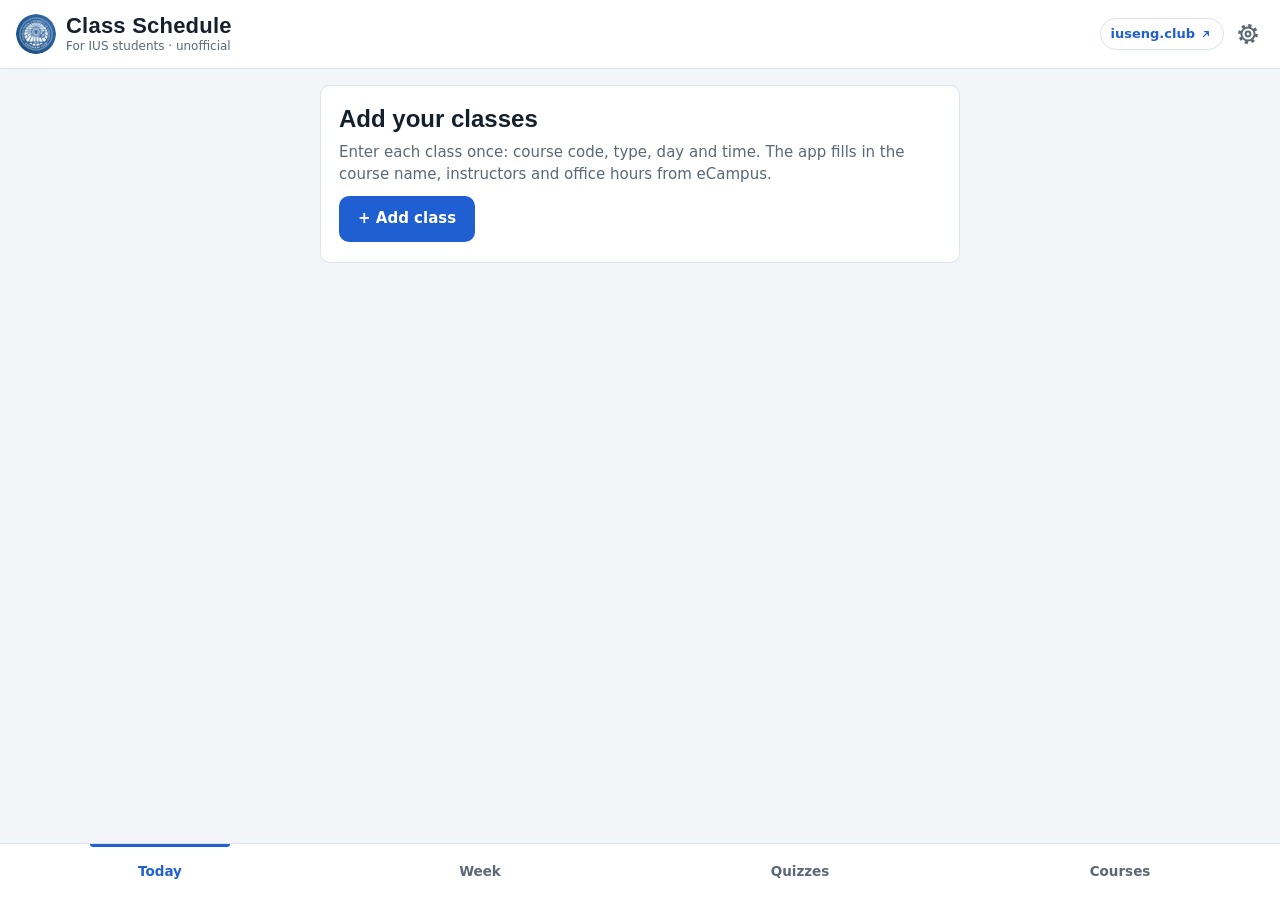
<file: web/index.html>
<!doctype html>
<html lang="en">
<head>
<meta charset="utf-8">
<meta name="viewport" content="width=device-width, initial-scale=1, viewport-fit=cover">
<meta name="color-scheme" content="light dark">
<meta name="theme-color" content="#FFFFFF" media="(prefers-color-scheme: light)">
<meta name="theme-color" content="#151E29" media="(prefers-color-scheme: dark)">
<meta name="description" content="Weekly class schedule for IUS students, with course details from eCampus. Unofficial.">
<title>Class Schedule</title>
<link rel="manifest" href="manifest.webmanifest">
<link rel="icon" href="icon.svg" type="image/svg+xml">
<!-- Added to an iPhone Home Screen, the app opens full screen with its own icon and name. -->
<link rel="apple-touch-icon" href="apple-touch-icon.png">
<meta name="apple-mobile-web-app-capable" content="yes">
<meta name="mobile-web-app-capable" content="yes">
<meta name="apple-mobile-web-app-title" content="Class Schedule">
<meta name="apple-mobile-web-app-status-bar-style" content="default">
<link rel="stylesheet" href="styles.css">
<link rel="stylesheet" href="themes/calm.css">
<link rel="stylesheet" href="themes/fun-a.css">
<link rel="stylesheet" href="themes/fun-b.css">
<link rel="stylesheet" href="themes/live-a.css">
<link rel="stylesheet" href="themes/live-b.css">
<link rel="stylesheet" href="themes/live-c.css">
<script>
  // Applies a theme chosen in Settings before the first paint (app.js keeps it up to date afterwards).
  try {
    // Demo mode (?demo=1, the landing page's live preview) takes the ?theme= query instead of the saved settings.
    var params = new URLSearchParams(location.search), demo = params.get('demo') === '1';
    var settings = demo ? { theme: params.get('theme') || 'light' } : JSON.parse((window.AndroidStore ? AndroidStore.getItem('settings') : localStorage.getItem('settings')) || '{}'), saved = settings.theme;
    if (saved && saved !== 'system' && /^[a-z0-9]+$/.test(saved)) document.documentElement.dataset.theme = saved;
    // Theme animations: the choice made in Settings wins; with no choice they follow the phone's "reduce motion".
    if (settings.effects === false || (settings.effects == null && matchMedia('(prefers-reduced-motion: reduce)').matches)) document.documentElement.dataset.fx = 'off';
  } catch (e) { /* no saved settings yet */ }
</script>
</head>
<body>
<!-- Empty pieces a living theme (themes/live-*.css) draws its moving things with: bees, snow, fish. -->
<div class="fx" id="fx" aria-hidden="true"><i></i><i></i><i></i><i></i><i></i><i></i><i></i><i></i><i></i><i></i><i></i><i></i></div>
<header class="app-head">
  <div class="brand">
    <a class="club" href="https://iuseng.club" target="_blank" rel="noopener">
      <img src="brand/iec-logo.png" width="40" height="40" alt="IUS Engineering Club">
    </a>
    <div class="titles">
      <h1 data-i18n="appTitle">Class Schedule</h1>
      <p class="term" data-i18n="appSub"></p>
    </div>
  </div>
  <div class="head-actions">
  <a class="site-link" id="siteLink" href="https://iuseng.club" target="_blank" rel="noopener">
    <span>iuseng.club</span>
    <svg viewBox="0 0 24 24" width="14" height="14" aria-hidden="true"><path d="M8 16 16 8M9.5 8H16v6.5" fill="none" stroke="currentColor" stroke-width="2.2" stroke-linecap="round" stroke-linejoin="round"/></svg>
  </a>
  <button type="button" class="icon-btn" id="openSettings" data-open-settings>
    <svg viewBox="0 0 24 24" width="24" height="24" aria-hidden="true">
      <circle cx="12" cy="12" r="8.4" fill="none" stroke="currentColor" stroke-width="3" stroke-dasharray="3.1 3.5"/>
      <circle cx="12" cy="12" r="6.6" fill="none" stroke="currentColor" stroke-width="2"/>
      <circle cx="12" cy="12" r="2.4" fill="none" stroke="currentColor" stroke-width="2"/>
    </svg>
  </button>
  </div>
</header>

<main id="main">
  <section class="view" id="view-today" role="tabpanel" aria-labelledby="tab-today">
    <section class="empty-card" id="emptyCard" hidden>
      <h2 data-i18n="emptyTitle"></h2>
      <p data-i18n="emptyBody"></p>
      <button type="button" class="btn primary" data-add data-i18n="addClass"></button>
    </section>
    <section class="status" id="status" aria-live="polite" hidden></section>
    <button type="button" class="quiz-soon" id="quizSoon" data-goto="quizzes" hidden></button>
    <div class="chips" id="chips"></div>
    <h2 class="day-title" id="dayTitle"></h2>
    <p class="hint" id="dayHint" hidden></p>
    <ol class="timeline" id="timeline"></ol>
  </section>

  <section class="view" id="view-week" role="tabpanel" aria-labelledby="tab-week" hidden>
    <p class="summary" id="summary"></p>
    <div class="week" id="week"></div>
    <p class="hint" data-i18n="tapHint"></p>
  </section>

  <section class="view" id="view-quizzes" role="tabpanel" aria-labelledby="tab-quizzes" hidden>
    <div class="quiz-head">
      <h2 data-i18n="upcomingQuizzes"></h2>
      <div class="seg" role="group" id="quizScope">
        <button type="button" data-quiz-scope="mine" data-i18n="myCourses"></button>
        <button type="button" data-quiz-scope="all" data-i18n="allCourses"></button>
      </div>
    </div>
    <button type="button" class="btn primary wide" data-report data-i18n="reportQuiz"></button>
    <p class="hint" id="quizStatus" aria-live="polite"></p>
    <div class="quiz-list" id="quizList"></div>
    <p class="source" data-i18n="quizSource"></p>
  </section>

  <section class="view" id="view-courses" role="tabpanel" aria-labelledby="tab-courses" hidden>
    <section class="status g-overall" id="gradesOverall" aria-live="polite" hidden></section>
    <button type="button" class="btn primary wide" data-add data-i18n="addClass"></button>
    <ul class="courses" id="courseList"></ul>
    <p class="source" id="source"></p>
  </section>
</main>

<nav class="tabs" role="tablist">
  <button type="button" role="tab" id="tab-today" data-tab="today" data-i18n="today"></button>
  <button type="button" role="tab" id="tab-week" data-tab="week" data-i18n="week"></button>
  <button type="button" role="tab" id="tab-quizzes" data-tab="quizzes" data-i18n="quizzes"></button>
  <button type="button" role="tab" id="tab-courses" data-tab="courses" data-i18n="courses"></button>
</nav>

<dialog id="report" class="sheet" aria-labelledby="reportTitle">
  <form id="reportForm" class="sheet-body" novalidate>
    <h2 id="reportTitle" data-i18n="reportQuiz"></h2>
    <label class="field">
      <span data-i18n="qCourse"></span>
      <select id="qCourse"></select>
    </label>
    <label class="field" id="qOtherWrap" hidden>
      <span data-i18n="fCode"></span>
      <input id="qOther" lang="en" autocomplete="off" autocapitalize="characters" spellcheck="false" placeholder="CS103">
    </label>
    <div class="row2">
      <label class="field"><span data-i18n="fSection"></span><input id="qSection" autocomplete="off" maxlength="4" placeholder="2"></label>
      <label class="field"><span data-i18n="qTitle"></span><input id="qTitle" autocomplete="off" maxlength="60" placeholder="Quiz 2"></label>
    </div>
    <div class="row2">
      <label class="field"><span data-i18n="qDate"></span><input type="date" id="qDate"></label>
      <label class="field"><span data-i18n="qTime"></span><input type="time" id="qTime" step="300"></label>
    </div>
    <label class="field">
      <span data-i18n="qNote"></span>
      <textarea id="qNote" rows="2" maxlength="300"></textarea>
    </label>
    <label class="field">
      <span data-i18n="qName"></span>
      <input id="qName" autocomplete="name" maxlength="80">
      <small class="hint" data-i18n="qNameHint"></small>
    </label>
    <!-- Honeypot: people leave it empty; the server ignores reports that fill it. -->
    <input class="hp" id="qWebsite" name="website" tabindex="-1" autocomplete="off" aria-hidden="true">
    <p class="error" id="qError" role="alert" hidden></p>
    <div class="actions">
      <button type="button" class="btn ghost" id="qCancel" data-i18n="cancel"></button>
      <button type="submit" class="btn primary" id="qSend" data-i18n="send"></button>
    </div>
  </form>
</dialog>

<div class="toast" id="toast" role="status" aria-live="polite" hidden></div>

<dialog id="settings" class="sheet" aria-labelledby="settingsTitle">
  <div class="sheet-body">
    <h2 id="settingsTitle" data-i18n="settings"></h2>

    <div class="field">
      <span data-i18n="language"></span>
      <div class="seg" role="group" id="langGroup">
        <button type="button" data-lang="en">English</button>
        <button type="button" data-lang="tr">Türkçe</button>
        <button type="button" data-lang="bs">Bosanski</button>
      </div>
    </div>

    <div class="field">
      <span data-i18n="theme"></span>
      <div class="theme-picker" role="radiogroup" id="themeGroup"></div>
    </div>
    <div class="toggle-row">
      <label for="setEffects" data-i18n="themeEffects"></label>
      <input type="checkbox" class="switch" id="setEffects">
    </div>

    <section class="set-group" aria-labelledby="notifyTitle">
      <h3 id="notifyTitle" data-i18n="notifications"></h3>
      <p class="hint" id="notifyNote" hidden></p>
      <div class="toggle-row">
        <label for="setBefore" data-i18n="remindBefore"></label>
        <input type="checkbox" class="switch" id="setBefore">
      </div>
      <label class="field sub" for="setLead">
        <span data-i18n="leadTime"></span>
        <select id="setLead"></select>
      </label>
      <div class="toggle-row">
        <label for="setEvening" data-i18n="eveningSummary"></label>
        <input type="checkbox" class="switch" id="setEvening">
      </div>
      <label class="field sub" for="setEveningTime">
        <span data-i18n="eveningTime"></span>
        <input type="time" id="setEveningTime" step="300">
      </label>
      <div class="warn" id="permNote" hidden>
        <span data-i18n="notifyBlocked"></span>
        <button type="button" class="link-btn" id="openNotifySettings" data-i18n="openSettings"></button>
      </div>
    </section>

    <p class="made-by"><span data-i18n="madeBy"></span> <a href="https://iuseng.club" target="_blank" rel="noopener">iuseng.club</a></p>

    <button type="button" class="btn ghost wide" id="settingsClose" data-i18n="close"></button>
  </div>
</dialog>

<!-- My grades: one course's scores and weights. Filled in by app.js; nothing here leaves the device. -->
<dialog id="grades" class="sheet grades" aria-labelledby="gradesTitle">
  <div class="sheet-body">
    <div class="g-head">
      <h2 id="gradesTitle" tabindex="-1" autofocus></h2>
      <p class="hint" id="gradesName"></p>
    </div>
    <div class="g-result" id="gradesResult" aria-live="polite"></div>
    <div class="g-body" id="gradesBody"></div>
    <div class="actions">
      <button type="button" class="btn ghost" id="gradesEdit"></button>
      <button type="button" class="btn primary" id="gradesClose"></button>
    </div>
  </div>
</dialog>

<dialog id="editor" class="sheet" aria-labelledby="editorTitle">
  <form id="editorForm" class="sheet-body" novalidate>
    <h2 id="editorTitle"></h2>

    <label class="field">
      <span data-i18n="fCode"></span>
      <input id="fCode" lang="en" autocomplete="off" autocapitalize="characters" spellcheck="false" placeholder="CS103">
    </label>
    <ul class="suggest" id="codeSuggest" hidden></ul>
    <p class="course-name" id="fCourseName"></p>
    <label class="field" id="fNameWrap" hidden>
      <span data-i18n="fName"></span>
      <input id="fName" autocomplete="off">
    </label>

    <div class="field" id="sectionPicker" hidden>
      <span data-i18n="fromEcampus"></span>
      <div class="sections" id="sectionList"></div>
    </div>

    <p class="course-name muted" id="fNoTimes" data-i18n="noClassTimes" hidden></p>
    <div id="timeFields">
    <div class="field">
      <span data-i18n="fType"></span>
      <div class="seg" id="fType" role="group"></div>
    </div>
    <div class="field">
      <span data-i18n="fDay"></span>
      <div class="seg" id="fDay" role="group"></div>
    </div>
    <div class="row2">
      <label class="field"><span data-i18n="fStart"></span><input type="time" id="fStart" step="300"></label>
      <label class="field"><span data-i18n="fEnd"></span><input type="time" id="fEnd" step="300"></label>
    </div>
    <div class="row2">
      <label class="field"><span data-i18n="fRoom"></span><input id="fRoom" autocomplete="off" placeholder="B F2.15"></label>
      <label class="field"><span data-i18n="fSection"></span><input id="fSection" autocomplete="off" inputmode="numeric" placeholder="2"></label>
    </div>
    </div>
    <label class="field">
      <span data-i18n="fWho"></span>
      <input id="fWho" list="staffList" autocomplete="off">
    </label>
    <datalist id="staffList"></datalist>

    <p class="warn" id="fWarn" hidden></p>
    <p class="error" id="fError" role="alert" hidden></p>

    <div class="actions">
      <button type="button" class="btn danger" id="fDelete" hidden></button>
      <button type="button" class="btn ghost" id="fCancel" data-i18n="cancel"></button>
      <button type="submit" class="btn primary" data-i18n="save"></button>
    </div>
  </form>
</dialog>

<script src="data/courses.js"></script>
<script src="i18n.js"></script>
<script src="app.js"></script>
</body>
</html>
</file>
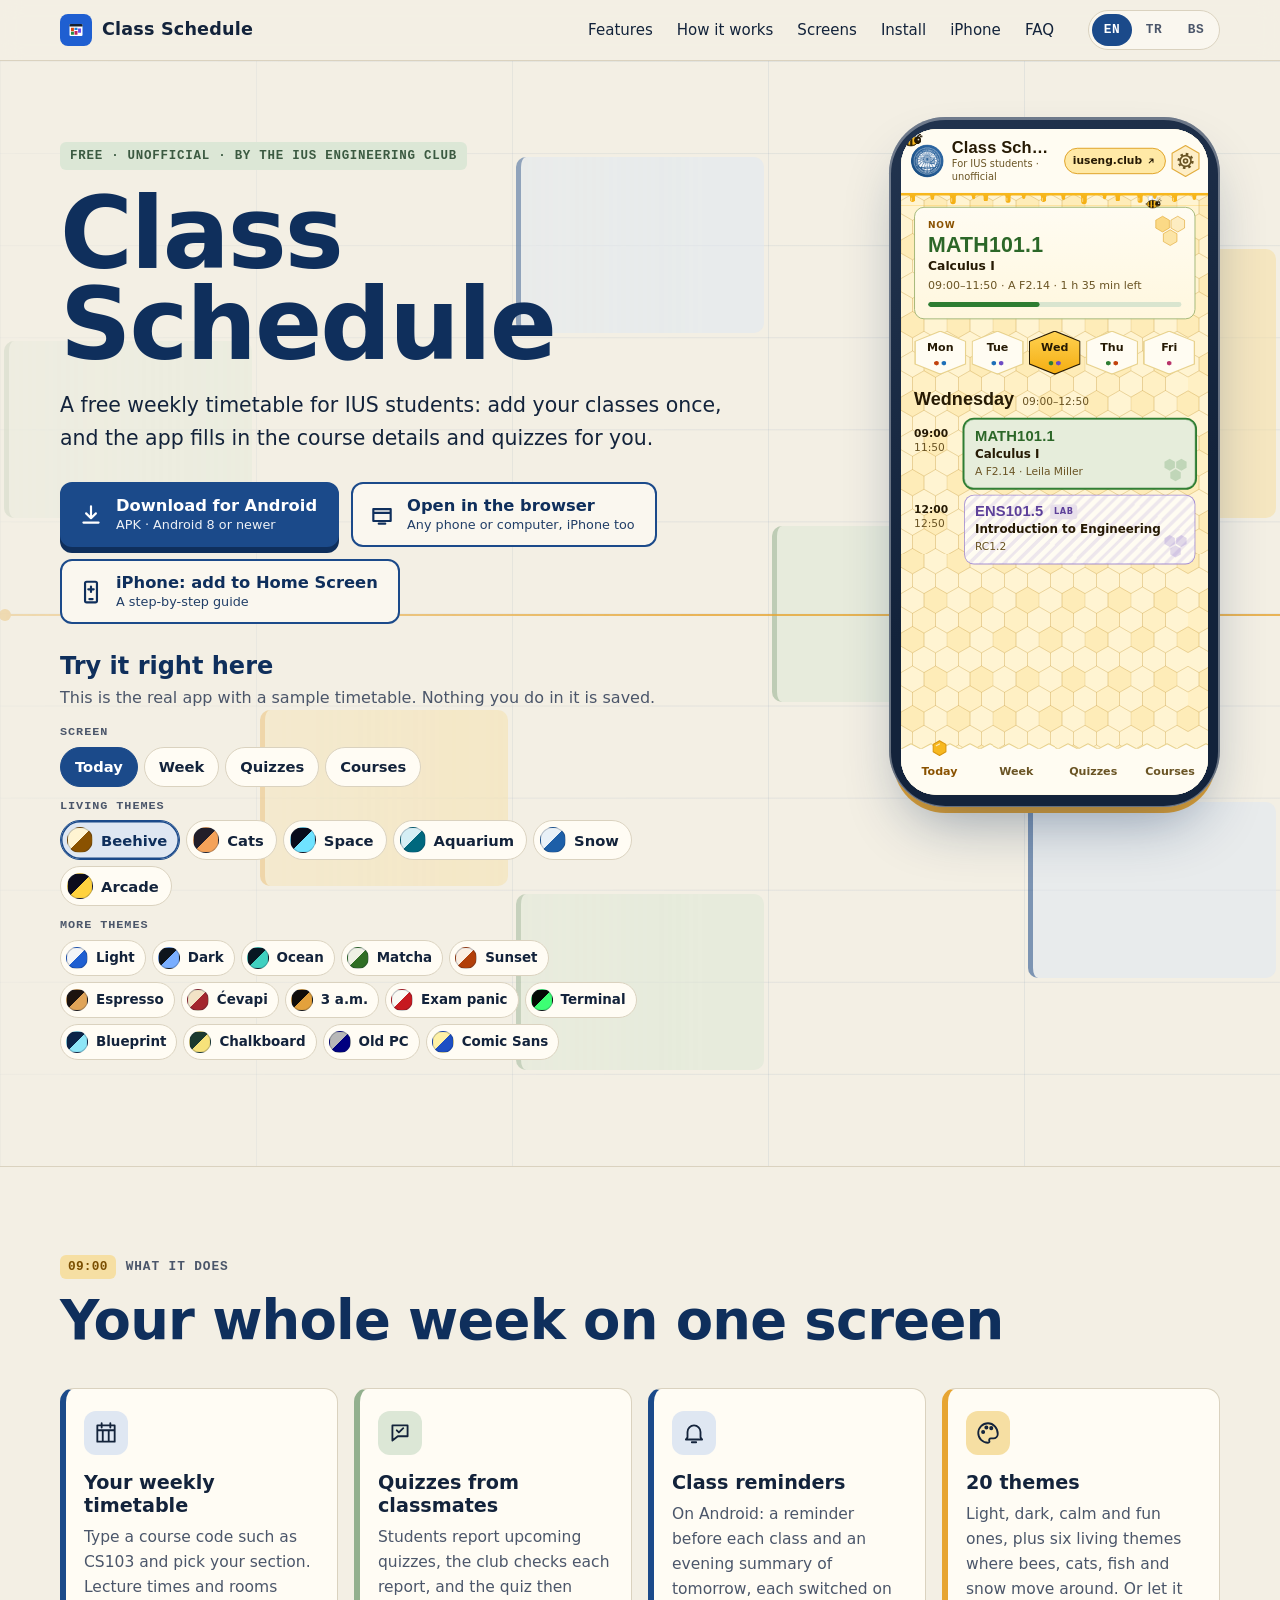
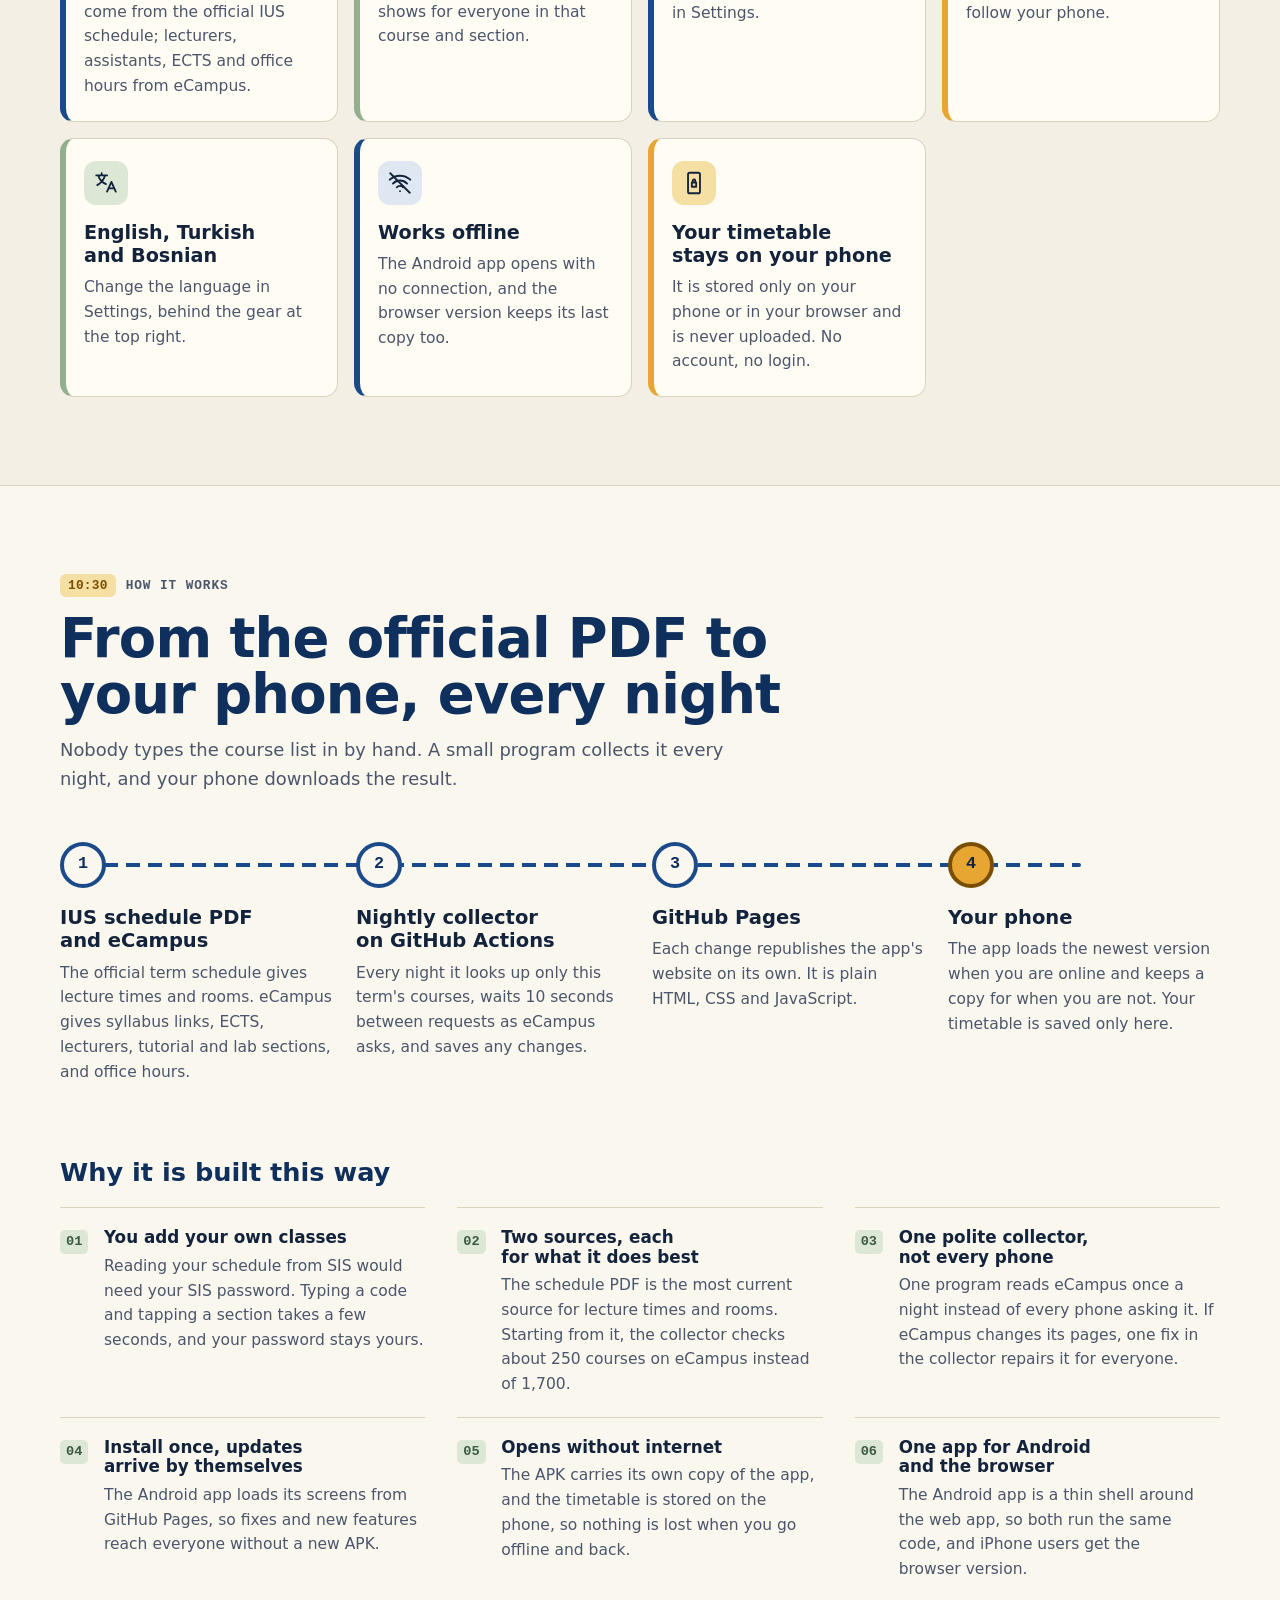
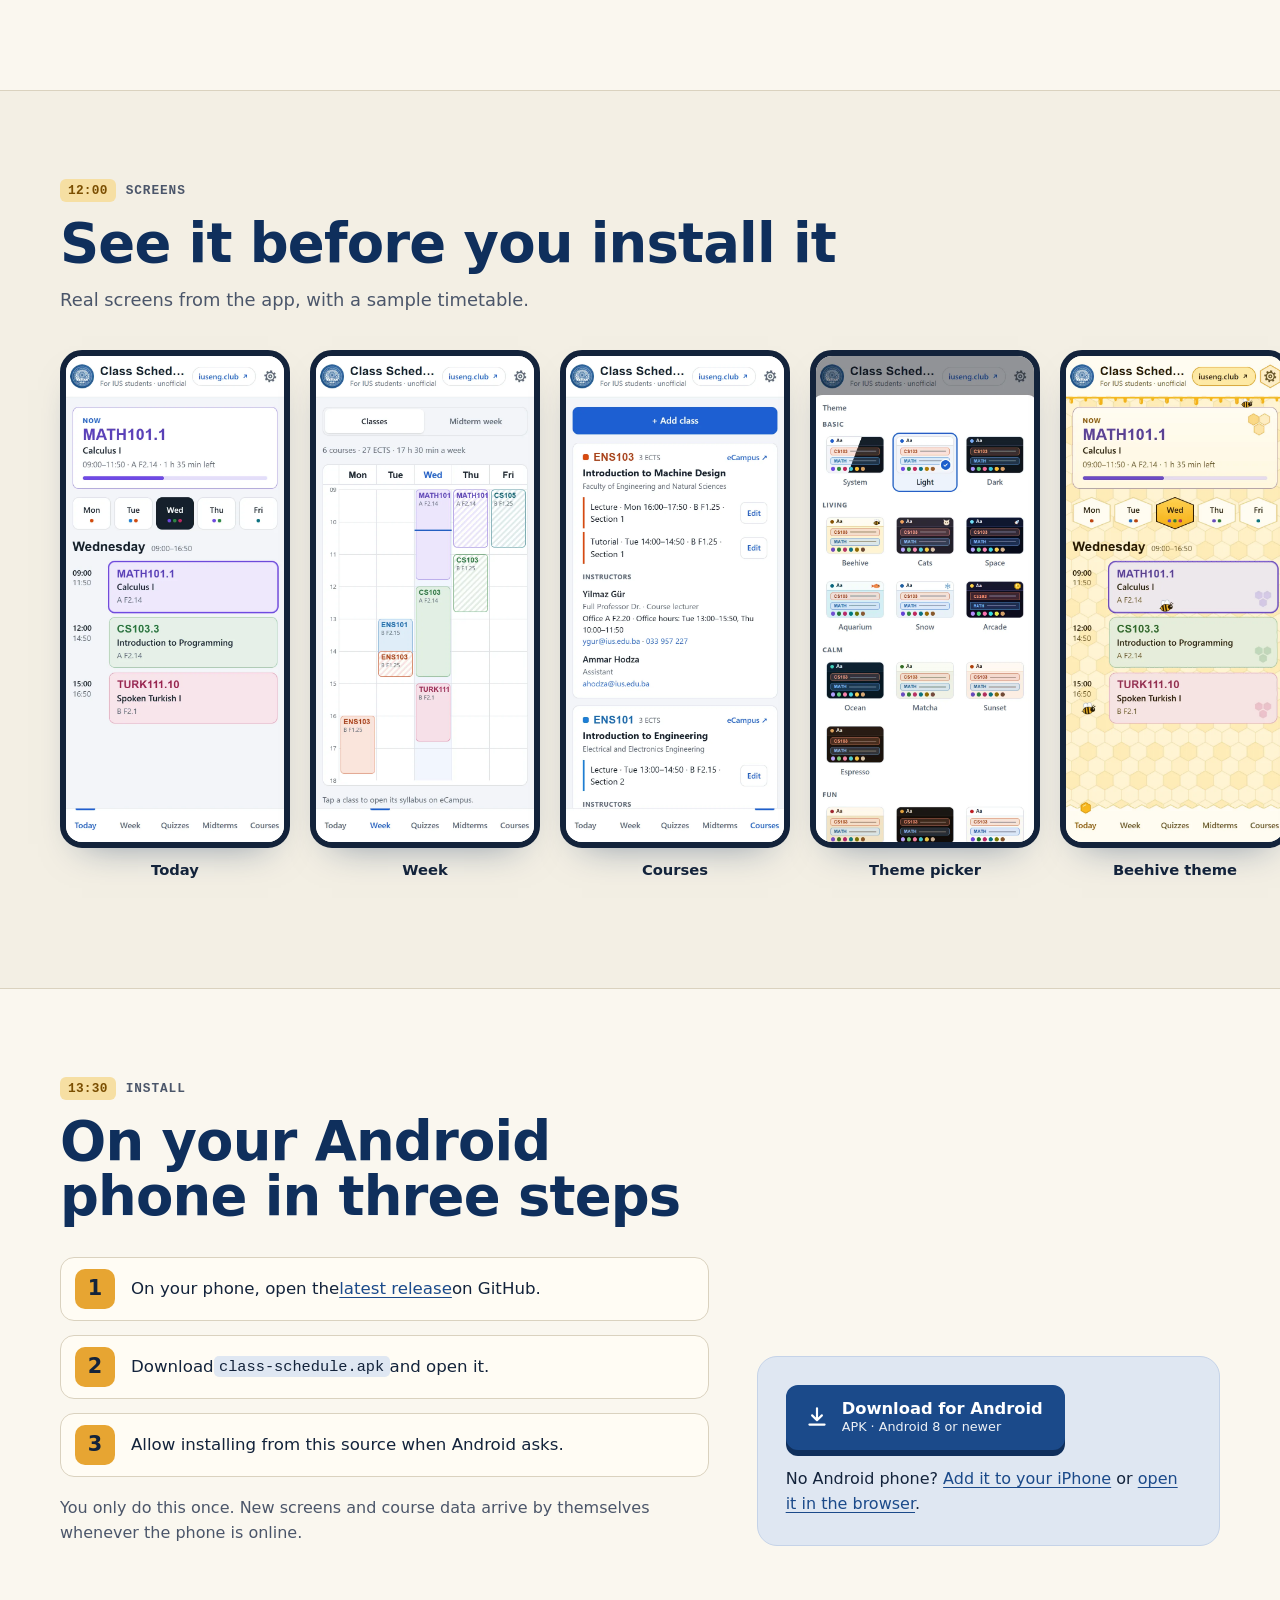
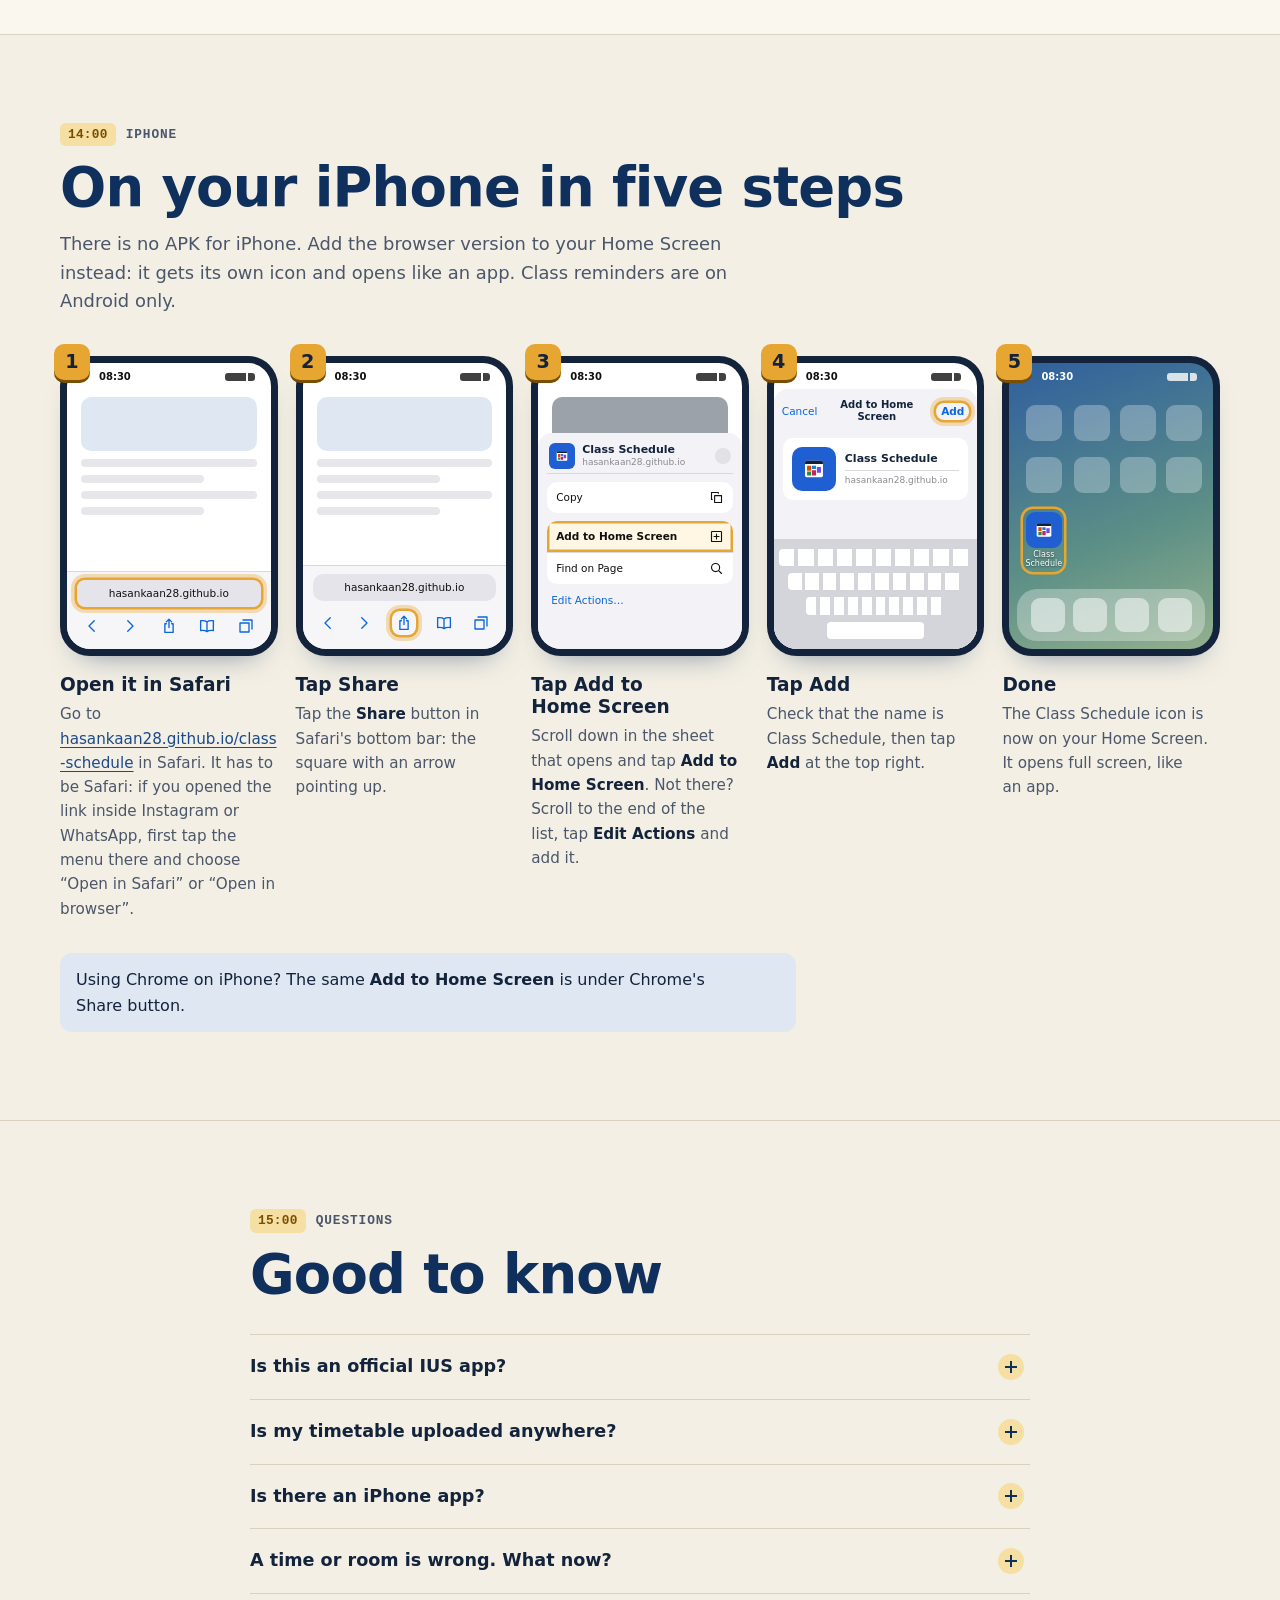
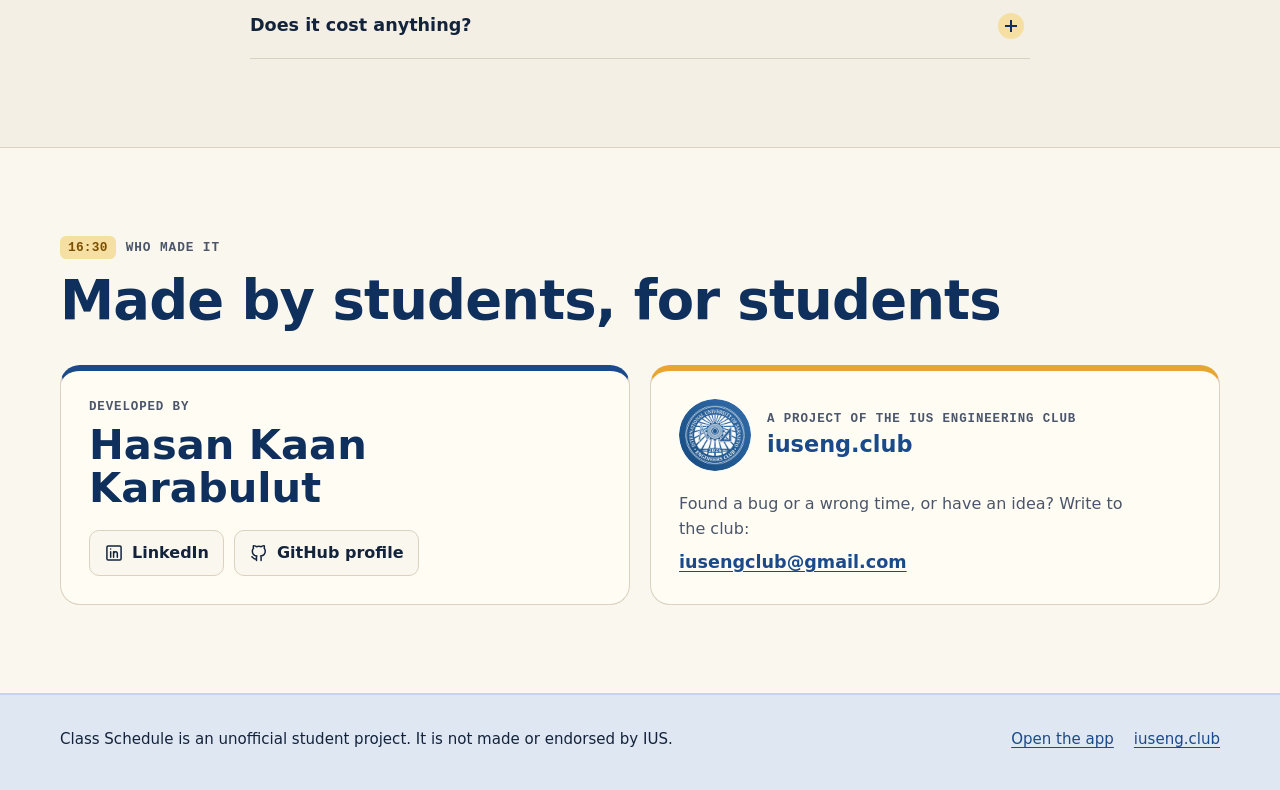
<file: web/about/index.html>
<!doctype html>
<html lang="en" class="no-js">
<head>
<meta charset="utf-8">
<meta name="viewport" content="width=device-width, initial-scale=1, viewport-fit=cover">
<meta name="color-scheme" content="light">
<meta name="theme-color" content="#F3EFE4">
<title data-i18n="docTitle">Class Schedule: a free timetable app for IUS students</title>
<meta name="description" content="A free weekly timetable for IUS students, with course details from the official schedule and eCampus, quizzes and class reminders. Unofficial, by the IUS Engineering Club." data-i18n-attr="content:metaDesc">
<link rel="canonical" href="https://hasankaan28.github.io/class-schedule/about/">
<meta property="og:type" content="website">
<meta property="og:url" content="https://hasankaan28.github.io/class-schedule/about/">
<meta property="og:site_name" content="Class Schedule">
<meta property="og:title" content="Class Schedule: a free timetable app for IUS students" data-i18n-attr="content:docTitle">
<meta property="og:description" content="A free weekly timetable for IUS students, with course details from the official schedule and eCampus, quizzes and class reminders. Unofficial, by the IUS Engineering Club." data-i18n-attr="content:metaDesc">
<meta property="og:image" content="https://hasankaan28.github.io/class-schedule/about/img/og.png">
<meta property="og:image:width" content="1200">
<meta property="og:image:height" content="630">
<meta property="og:image:alt" content="Class Schedule on a phone, with the timetable of a sample week" data-i18n-attr="content:ogAlt">
<meta name="twitter:card" content="summary_large_image">
<link rel="icon" href="../icon.svg" type="image/svg+xml">
<link rel="stylesheet" href="about.css">
<script>document.documentElement.className = 'js';</script>
<script src="about.js" defer></script>
</head>
<body>
<a class="skip" href="#main" data-i18n="skip">Skip to content</a>

<header class="top">
  <div class="wrap top-in">
    <a class="mark" href="#top">
      <img src="../icon.svg" width="32" height="32" alt="">
      <span data-i18n="appName">Class Schedule</span>
    </a>
    <nav class="nav" aria-label="Sections" data-i18n-attr="aria-label:navLabel">
      <a href="#features" data-i18n="navFeatures">Features</a>
      <a href="#how" data-i18n="navHow">How it works</a>
      <a href="#screens" data-i18n="navScreens">Screens</a>
      <a href="#install" data-i18n="navInstall">Install</a>
      <a href="#iphone">iPhone</a>
      <a href="#faq" data-i18n="navFaq">FAQ</a>
    </nav>
    <div class="lang js-only" role="group" aria-label="Language" data-i18n-attr="aria-label:langLabel">
      <button type="button" data-lang="en" lang="en" aria-label="English" aria-pressed="true">EN</button>
      <button type="button" data-lang="tr" lang="tr" aria-label="Türkçe" aria-pressed="false">TR</button>
      <button type="button" data-lang="bs" lang="bs" aria-label="Bosanski" aria-pressed="false">BS</button>
    </div>
  </div>
</header>

<main id="main">

<!-- Hero: what it is, the two ways to get it, and the real app running in a phone frame. -->
<section class="hero" id="top" aria-labelledby="hero-title">
  <div class="week-grid" aria-hidden="true">
    <i class="blk b1"></i><i class="blk b2"></i><i class="blk b3"></i><i class="blk b4"></i><i class="blk b5"></i><i class="blk b6"></i><i class="blk b7"></i>
    <i class="now"></i>
  </div>
  <div class="wrap hero-in">
    <div class="hero-copy">
      <p class="kicker" data-i18n="kicker">Free · Unofficial · By the IUS Engineering Club</p>
      <h1 id="hero-title" data-i18n="appName">Class Schedule</h1>
      <p class="lead" data-i18n="heroLead">A free weekly timetable for IUS students: add your classes once, and the app fills in the course details and quizzes for you.</p>
      <div class="ctas">
        <a class="btn primary" href="https://github.com/HasanKaan28/class-schedule/releases/latest/download/class-schedule.apk">
          <svg viewBox="0 0 24 24" aria-hidden="true"><path d="M12 4v11m0 0-4.5-4.5M12 15l4.5-4.5M5 19h14"/></svg>
          <span><b data-i18n="ctaApk">Download for Android</b><small data-i18n="ctaApkNote">APK · Android 8 or newer</small></span>
        </a>
        <a class="btn ghost" href="../">
          <svg viewBox="0 0 24 24" aria-hidden="true"><path d="M4 6.5h16v11H4zM4 10h16M9 20h6"/></svg>
          <span><b data-i18n="ctaWeb">Open in the browser</b><small data-i18n="ctaWebNote">Any phone or computer, iPhone too</small></span>
        </a>
        <a class="btn ghost" id="cta-iphone" href="#iphone">
          <svg viewBox="0 0 24 24" aria-hidden="true"><path d="M8 2.5h8a1.5 1.5 0 0 1 1.5 1.5v16a1.5 1.5 0 0 1-1.5 1.5H8A1.5 1.5 0 0 1 6.5 20V4A1.5 1.5 0 0 1 8 2.5zM10.5 18.5h3M9.5 9.5h5M12 7v5"/></svg>
          <span><b data-i18n="ctaIphone">iPhone: add to Home Screen</b><small data-i18n="ctaIphoneNote">A step-by-step guide</small></span>
        </a>
      </div>
    </div>

    <figure class="phone" aria-labelledby="demo-caption">
      <div class="bezel">
        <div class="screen">
          <iframe id="demo" src="../?demo=1&amp;lang=en&amp;tab=today&amp;theme=bee" width="375" height="812" title="Live preview of Class Schedule with a sample timetable" data-i18n-attr="title:demoFrame"></iframe>
          <img id="demo-shot" class="shot-fallback" src="img/shot-today.webp" width="750" height="1624" loading="lazy" alt="Today screen: the next class and the day's classes with free gaps between them" data-i18n-attr="alt:altToday" hidden>
        </div>
      </div>
      <figcaption id="demo-caption" class="sr" data-i18n="demoCaption">The real Class Schedule app, running with a sample timetable</figcaption>
    </figure>

    <div class="demo js-only" id="try">
      <h2 class="demo-title" data-i18n="demoTitle">Try it right here</h2>
      <p class="demo-lead" data-i18n="demoLead">This is the real app with a sample timetable. Nothing you do in it is saved.</p>
      <p class="demo-note" id="demo-note" hidden data-i18n="demoFallback">The live preview could not load, so this is a screenshot.</p>
      <div class="ctl" id="demo-ctl">
        <div class="ctl-row">
          <h3 class="ctl-label" id="lbl-screen" data-i18n="demoScreen">Screen</h3>
          <div class="seg" role="group" aria-labelledby="lbl-screen">
            <button type="button" data-tab="today" aria-pressed="true" data-i18n="tabToday">Today</button>
            <button type="button" data-tab="week" aria-pressed="false" data-i18n="tabWeek">Week</button>
            <button type="button" data-tab="quizzes" aria-pressed="false" data-i18n="tabQuizzes">Quizzes</button>
            <button type="button" data-tab="courses" aria-pressed="false" data-i18n="tabCourses">Courses</button>
          </div>
        </div>
        <div class="ctl-row">
          <h3 class="ctl-label" id="lbl-live" data-i18n="demoLiving">Living themes</h3>
          <div class="chips" role="group" aria-labelledby="lbl-live" id="themes-live"></div>
        </div>
        <div class="ctl-row">
          <h3 class="ctl-label" id="lbl-more" data-i18n="demoMore">More themes</h3>
          <div class="chips small" role="group" aria-labelledby="lbl-more" id="themes-more"></div>
        </div>
      </div>
      <p class="demo-status" id="demo-status" aria-live="polite"></p>
    </div>
  </div>
</section>

<!-- Features -->
<section class="sec" id="features" aria-labelledby="features-title">
  <div class="wrap">
    <p class="eyebrow"><span class="slot">09:00</span> <span data-i18n="eyFeatures">What it does</span></p>
    <h2 id="features-title" data-i18n="featuresTitle">Your whole week on one screen</h2>
    <ul class="cards" role="list">
      <li class="card c-seal">
        <svg viewBox="0 0 24 24" aria-hidden="true"><path d="M4 5h16v15H4zM4 9.5h16M9 9.5V20M14.5 9.5V20M8 3v4M16 3v4"/></svg>
        <h3 data-i18n="f1t">Your weekly timetable</h3>
        <p data-i18n="f1d">Type a course code such as CS103 and pick your section. Lecture times and rooms come from the official IUS schedule; lecturers, assistants, ECTS and office hours from eCampus.</p>
      </li>
      <li class="card c-sage">
        <svg viewBox="0 0 24 24" aria-hidden="true"><path d="M5 5h14v10H10l-5 4zM9 9.5l2 2 4-4"/></svg>
        <h3 data-i18n="f3t">Quizzes from classmates</h3>
        <p data-i18n="f3d">Students report upcoming quizzes, the club checks each report, and the quiz then shows for everyone in that course and section.</p>
      </li>
      <li class="card c-seal">
        <svg viewBox="0 0 24 24" aria-hidden="true"><path d="M6 16V11a6 6 0 0 1 12 0v5l1.5 2h-15zM10 20.5h4"/></svg>
        <h3 data-i18n="f4t">Class reminders</h3>
        <p data-i18n="f4d">On Android: a reminder before each class and an evening summary of tomorrow, each switched on in Settings.</p>
      </li>
      <li class="card c-honey">
        <svg viewBox="0 0 24 24" aria-hidden="true"><path d="M12 3a9 9 0 1 0 0 18c1.2 0 1.6-.9 1.2-1.8-.5-1.1.2-2.2 1.4-2.2H17a4 4 0 0 0 4-4c0-5.5-4-10-9-10z"/><circle cx="7.5" cy="11" r="1"/><circle cx="10.5" cy="7" r="1"/><circle cx="15" cy="7.5" r="1"/></svg>
        <h3 data-i18n="f5t">20 themes</h3>
        <p data-i18n="f5d">Light, dark, calm and fun ones, plus six living themes where bees, cats, fish and snow move around. Or let it follow your phone.</p>
      </li>
      <li class="card c-sage">
        <svg viewBox="0 0 24 24" aria-hidden="true"><path d="M3 5h10M8 3v2M5 5c1 4 4 7 7 8M11 5c-1 4-3.5 7-7 9M13 20l4-9 4 9M14.5 17h5"/></svg>
        <h3 data-i18n="f6t">English, Turkish and Bosnian</h3>
        <p data-i18n="f6d">Change the language in Settings, behind the gear at the top right.</p>
      </li>
      <li class="card c-seal">
        <svg viewBox="0 0 24 24" aria-hidden="true"><path d="M2.5 9a14 14 0 0 1 19 0M5.5 12.5a9 9 0 0 1 13 0M9 16a4 4 0 0 1 6 0M12 19.5h.01M3 3l18 18"/></svg>
        <h3 data-i18n="f7t">Works offline</h3>
        <p data-i18n="f7d">The Android app opens with no connection, and the browser version keeps its last copy too.</p>
      </li>
      <li class="card c-honey">
        <svg viewBox="0 0 24 24" aria-hidden="true"><path d="M8 2.5h8a1.5 1.5 0 0 1 1.5 1.5v16a1.5 1.5 0 0 1-1.5 1.5H8A1.5 1.5 0 0 1 6.5 20V4A1.5 1.5 0 0 1 8 2.5zM10 11.5h4v4h-4zM10.8 11.5V10a1.2 1.2 0 0 1 2.4 0v1.5"/></svg>
        <h3 data-i18n="f8t">Your timetable stays on your phone</h3>
        <p data-i18n="f8d">It is stored only on your phone or in your browser and is never uploaded. No account, no login.</p>
      </li>
    </ul>
  </div>
</section>

<!-- How it works: the data route, then the reasons behind the build. -->
<section class="sec tint" id="how" aria-labelledby="how-title">
  <div class="wrap">
    <p class="eyebrow"><span class="slot">10:30</span> <span data-i18n="eyHow">How it works</span></p>
    <h2 id="how-title" data-i18n="howTitle">From the official PDF to your phone, every night</h2>
    <p class="sec-lead" data-i18n="howLead">Nobody types the course list in by hand. A small program collects it every night, and your phone downloads the result.</p>

    <ol class="route">
      <li class="stop">
        <span class="stop-n">1</span>
        <h3 data-i18n="r1t">IUS schedule PDF and eCampus</h3>
        <p data-i18n="r1d">The official term schedule gives lecture times and rooms. eCampus gives syllabus links, ECTS, lecturers, tutorial and lab sections, and office hours.</p>
      </li>
      <li class="stop">
        <span class="stop-n">2</span>
        <h3 data-i18n="r2t">Nightly collector on GitHub Actions</h3>
        <p data-i18n="r2d">Every night it looks up only this term's courses, waits 10 seconds between requests as eCampus asks, and saves any changes.</p>
      </li>
      <li class="stop">
        <span class="stop-n">3</span>
        <h3 data-i18n="r3t">GitHub Pages</h3>
        <p data-i18n="r3d">Each change republishes the app's website on its own. It is plain HTML, CSS and JavaScript.</p>
      </li>
      <li class="stop end">
        <span class="stop-n">4</span>
        <h3 data-i18n="r4t">Your phone</h3>
        <p data-i18n="r4d">The app loads the newest version when you are online and keeps a copy for when you are not. Your timetable is saved only here.</p>
      </li>
    </ol>

    <h3 class="sub" data-i18n="whyTitle">Why it is built this way</h3>
    <ul class="why" role="list">
      <li><h4 data-i18n="w1t">You add your own classes</h4><p data-i18n="w1d">Reading your schedule from SIS would need your SIS password. Typing a code and tapping a section takes a few seconds, and your password stays yours.</p></li>
      <li><h4 data-i18n="w2t">Two sources, each for what it does best</h4><p data-i18n="w2d">The schedule PDF is the most current source for lecture times and rooms. Starting from it, the collector checks about 250 courses on eCampus instead of 1,700.</p></li>
      <li><h4 data-i18n="w3t">One polite collector, not every phone</h4><p data-i18n="w3d">One program reads eCampus once a night instead of every phone asking it. If eCampus changes its pages, one fix in the collector repairs it for everyone.</p></li>
      <li><h4 data-i18n="w4t">Install once, updates arrive by themselves</h4><p data-i18n="w4d">The Android app loads its screens from GitHub Pages, so fixes and new features reach everyone without a new APK.</p></li>
      <li><h4 data-i18n="w5t">Opens without internet</h4><p data-i18n="w5d">The APK carries its own copy of the app, and the timetable is stored on the phone, so nothing is lost when you go offline and back.</p></li>
      <li><h4 data-i18n="w6t">One app for Android and the browser</h4><p data-i18n="w6d">The Android app is a thin shell around the web app, so both run the same code, and iPhone users get the browser version.</p></li>
    </ul>
  </div>
</section>

<!-- Screenshots -->
<section class="sec" id="screens" aria-labelledby="screens-title">
  <div class="wrap">
    <p class="eyebrow"><span class="slot">12:00</span> <span data-i18n="eyScreens">Screens</span></p>
    <h2 id="screens-title" data-i18n="screensTitle">See it before you install it</h2>
    <p class="sec-lead" data-i18n="screensLead">Real screens from the app, with a sample timetable.</p>
  </div>
  <div class="shots" tabindex="0" role="region" aria-label="Screenshots, scroll sideways" data-i18n-attr="aria-label:shotsLabel">
    <figure><img src="img/shot-today.webp" width="750" height="1624" loading="lazy" alt="Today screen: the next class and the day's classes with free gaps between them" data-i18n-attr="alt:altToday"><figcaption data-i18n="capToday">Today</figcaption></figure>
    <figure><img src="img/shot-week.webp" width="750" height="1624" loading="lazy" alt="Week screen: a Monday to Friday timetable with coloured course blocks" data-i18n-attr="alt:altWeek"><figcaption data-i18n="capWeek">Week</figcaption></figure>
    <figure><img src="img/shot-courses.webp" width="750" height="1624" loading="lazy" alt="Courses screen: each course with its instructors and office hours" data-i18n-attr="alt:altCourses"><figcaption data-i18n="capCourses">Courses</figcaption></figure>
    <figure><img src="img/shot-themes.webp" width="750" height="1624" loading="lazy" alt="Settings: the theme picker with all themes" data-i18n-attr="alt:altThemes"><figcaption data-i18n="capThemes">Theme picker</figcaption></figure>
    <figure><img src="img/shot-bee.webp" width="750" height="1624" loading="lazy" alt="The app in the Beehive theme" data-i18n-attr="alt:altBee"><figcaption data-i18n="capBee">Beehive theme</figcaption></figure>
    <figure><img src="img/shot-cat.webp" width="750" height="1624" loading="lazy" alt="The app in the Cats theme" data-i18n-attr="alt:altCat"><figcaption data-i18n="capCat">Cats theme</figcaption></figure>
    <figure><img src="img/shot-space.webp" width="750" height="1624" loading="lazy" alt="The app in the Space theme" data-i18n-attr="alt:altSpace"><figcaption data-i18n="capSpace">Space theme</figcaption></figure>
  </div>
</section>

<!-- Install -->
<section class="sec tint" id="install" aria-labelledby="install-title">
  <div class="wrap install">
    <div>
      <p class="eyebrow"><span class="slot">13:30</span> <span data-i18n="eyInstall">Install</span></p>
      <h2 id="install-title" data-i18n="installTitle">On your Android phone in three steps</h2>
      <ol class="steps">
        <li data-i18n="s1">On your phone, open the <a href="https://github.com/HasanKaan28/class-schedule/releases/latest">latest release</a> on GitHub.</li>
        <li data-i18n="s2">Download <code>class-schedule.apk</code> and open it.</li>
        <li data-i18n="s3">Allow installing from this source when Android asks.</li>
      </ol>
      <p class="note" data-i18n="installNote">You only do this once. New screens and course data arrive by themselves whenever the phone is online.</p>
    </div>
    <div class="install-side">
      <a class="btn primary" href="https://github.com/HasanKaan28/class-schedule/releases/latest/download/class-schedule.apk">
        <svg viewBox="0 0 24 24" aria-hidden="true"><path d="M12 4v11m0 0-4.5-4.5M12 15l4.5-4.5M5 19h14"/></svg>
        <span><b data-i18n="ctaApk">Download for Android</b><small data-i18n="ctaApkNote">APK · Android 8 or newer</small></span>
      </a>
      <p data-i18n="noAndroid">No Android phone? <a href="#iphone">Add it to your iPhone</a> or <a href="../">open it in the browser</a>.</p>
    </div>
  </div>
</section>

<!-- iPhone: the browser version added to the Home Screen. The pictures are simplified drawings, not Apple artwork. -->
<section class="sec" id="iphone" aria-labelledby="iphone-title">
  <svg class="sprite" aria-hidden="true" focusable="false">
    <symbol id="i-back" viewBox="0 0 24 24"><path d="M15 5l-7 7 7 7"/></symbol>
    <symbol id="i-fwd" viewBox="0 0 24 24"><path d="M9 5l7 7-7 7"/></symbol>
    <symbol id="i-share" viewBox="0 0 24 24"><path d="M8.5 9H6.5v11.5h11V9h-2M12 3v11M8.5 6.5 12 3l3.5 3.5"/></symbol>
    <symbol id="i-book" viewBox="0 0 24 24"><path d="M12 6.5C10 5 7 4.5 3.5 5v13c3.5-.5 6.5 0 8.5 1.5 2-1.5 5-2 8.5-1.5V5C17 4.5 14 5 12 6.5zM12 6.5v13"/></symbol>
    <symbol id="i-tabs" viewBox="0 0 24 24"><path d="M8 4h12v12M4 8h12v12H4z"/></symbol>
    <symbol id="i-plus" viewBox="0 0 24 24"><path d="M5 4h14a1 1 0 0 1 1 1v14a1 1 0 0 1-1 1H5a1 1 0 0 1-1-1V5a1 1 0 0 1 1-1zM12 8v8M8 12h8"/></symbol>
    <symbol id="i-copy" viewBox="0 0 24 24"><path d="M9 9h11v11H9zM5 15H4V4h11v1"/></symbol>
    <symbol id="i-find" viewBox="0 0 24 24"><path d="M10.5 4a6.5 6.5 0 1 1 0 13 6.5 6.5 0 0 1 0-13zM15.5 15.5 20 20"/></symbol>
  </svg>
  <div class="wrap">
    <p class="eyebrow"><span class="slot">14:00</span> <span>iPhone</span></p>
    <h2 id="iphone-title" data-i18n="iosTitle">On your iPhone in five steps</h2>
    <p class="sec-lead" data-i18n="iosLead">There is no APK for iPhone. Add the browser version to your Home Screen instead: it gets its own icon and opens like an app. Class reminders are on Android only.</p>

    <ol class="ios-steps">
      <li>
        <div class="ios" role="img" aria-label="Drawing: Safari on an iPhone, with hasankaan28.github.io in the address bar at the bottom" data-i18n-attr="aria-label:iosPic1">
          <div class="ios-st"><span>08:30</span><i></i></div>
          <div class="ios-page"><b></b><i></i><i></i><i></i><i></i></div>
          <div class="sf-bar">
            <div class="sf-url hl">hasankaan28.github.io</div>
            <div class="sf-tools"><svg><use href="#i-back"/></svg><svg><use href="#i-fwd"/></svg><svg><use href="#i-share"/></svg><svg><use href="#i-book"/></svg><svg><use href="#i-tabs"/></svg></div>
          </div>
        </div>
        <h3 data-i18n="ios1t">Open it in Safari</h3>
        <p data-i18n="ios1d">Go to <a href="../">hasankaan28.github.io/class-schedule</a> in Safari. It has to be Safari: if you opened the link inside Instagram or WhatsApp, first tap the menu there and choose “Open in Safari” or “Open in browser”.</p>
      </li>
      <li>
        <div class="ios" role="img" aria-label="Drawing: Safari's bottom bar, with the Share button (a square with an arrow pointing up) highlighted" data-i18n-attr="aria-label:iosPic2">
          <div class="ios-st"><span>08:30</span><i></i></div>
          <div class="ios-page"><b></b><i></i><i></i><i></i><i></i></div>
          <div class="sf-bar">
            <div class="sf-url">hasankaan28.github.io</div>
            <div class="sf-tools"><svg><use href="#i-back"/></svg><svg><use href="#i-fwd"/></svg><span class="hl tap"><svg><use href="#i-share"/></svg></span><svg><use href="#i-book"/></svg><svg><use href="#i-tabs"/></svg></div>
          </div>
        </div>
        <h3 data-i18n="ios2t">Tap Share</h3>
        <p data-i18n="ios2d">Tap the <b>Share</b> button in Safari's bottom bar: the square with an arrow pointing up.</p>
      </li>
      <li>
        <div class="ios" role="img" aria-label="Drawing: the share sheet, with the Add to Home Screen row highlighted" data-i18n-attr="aria-label:iosPic3">
          <div class="ios-st"><span>08:30</span><i></i></div>
          <div class="ios-page dim"><b></b><i></i><i></i></div>
          <div class="sheet">
            <div class="sheet-head"><img src="../icon.svg" width="26" height="26" alt=""><span><b>Class Schedule</b><small>hasankaan28.github.io</small></span><i class="x"></i></div>
            <div class="group"><div class="row"><span data-i18n="iosCopy">Copy</span><svg><use href="#i-copy"/></svg></div></div>
            <div class="group">
              <div class="row hl"><span data-i18n="iosAddHome">Add to Home Screen</span><svg><use href="#i-plus"/></svg></div>
              <div class="row"><span data-i18n="iosFind">Find on Page</span><svg><use href="#i-find"/></svg></div>
            </div>
            <div class="edit" data-i18n="iosEdit">Edit Actions…</div>
          </div>
        </div>
        <h3 data-i18n="ios3t">Tap Add to Home Screen</h3>
        <p data-i18n="ios3d">Scroll down in the sheet that opens and tap <b>Add to Home Screen</b>. Not there? Scroll to the end of the list, tap <b>Edit Actions</b> and add it.</p>
      </li>
      <li>
        <div class="ios" role="img" aria-label="Drawing: the Add to Home Screen screen with the Class Schedule icon and name, and Add highlighted at the top right" data-i18n-attr="aria-label:iosPic4">
          <div class="ios-st"><span>08:30</span><i></i></div>
          <div class="addsheet">
            <div class="nav"><span data-i18n="iosCancel">Cancel</span><b data-i18n="iosAddHome">Add to Home Screen</b><span class="add hl" data-i18n="iosAdd">Add</span></div>
            <div class="group app">
              <img src="../icon.svg" width="44" height="44" alt="">
              <span><b>Class Schedule</b><small>hasankaan28.github.io</small></span>
            </div>
            <div class="keys"><i></i><i></i><i></i><i></i></div>
          </div>
        </div>
        <h3 data-i18n="ios4t">Tap Add</h3>
        <p data-i18n="ios4d">Check that the name is Class Schedule, then tap <b>Add</b> at the top right.</p>
      </li>
      <li>
        <div class="ios home" role="img" aria-label="Drawing: a Home Screen with the Class Schedule icon on it" data-i18n-attr="aria-label:iosPic5">
          <div class="ios-st light"><span>08:30</span><i></i></div>
          <div class="apps">
            <i></i><i></i><i></i><i></i><i></i><i></i><i></i><i></i>
            <span class="mine hl"><img src="../icon.svg" width="40" height="40" alt=""><small>Class Schedule</small></span>
          </div>
          <div class="dock"><i></i><i></i><i></i><i></i></div>
        </div>
        <h3 data-i18n="ios5t">Done</h3>
        <p data-i18n="ios5d">The Class Schedule icon is now on your Home Screen. It opens full screen, like an app.</p>
      </li>
    </ol>
    <p class="note ios-chrome" data-i18n="iosChrome">Using Chrome on iPhone? The same <b>Add to Home Screen</b> is under Chrome's Share button.</p>
  </div>
</section>

<!-- FAQ -->
<section class="sec" id="faq" aria-labelledby="faq-title">
  <div class="wrap narrow">
    <p class="eyebrow"><span class="slot">15:00</span> <span data-i18n="eyFaq">Questions</span></p>
    <h2 id="faq-title" data-i18n="faqTitle">Good to know</h2>
    <div class="faq">
      <details>
        <summary data-i18n="q1">Is this an official IUS app?</summary>
        <p data-i18n="a1">No. It is an unofficial student project by the IUS Engineering Club, not made or endorsed by IUS. When in doubt, the official schedule and your instructor have the final word.</p>
      </details>
      <details>
        <summary data-i18n="q2">Is my timetable uploaded anywhere?</summary>
        <p data-i18n="a2">No. Your timetable is stored only on your phone or in your browser. The app downloads course data and the quiz list, but never sends your classes anywhere. When you report a quiz, the report goes to the club for checking, and your name is optional.</p>
      </details>
      <details>
        <summary data-i18n="q3">Is there an iPhone app?</summary>
        <p data-i18n="a3">No, but the browser version works on iPhone, and you can add it to your Home Screen so it opens like an app: <a href="#iphone">see the five steps</a>. Class reminders are on Android only.</p>
      </details>
      <details>
        <summary data-i18n="q4">A time or room is wrong. What now?</summary>
        <p data-i18n="a4">eCampus is sometimes behind; a tutorial can move before the syllabus is updated. Edit the class in Courses: times you enter yourself always win. Then tell the club at <a href="mailto:iusengclub@gmail.com">iusengclub@gmail.com</a> so it gets fixed for everyone.</p>
      </details>
      <details>
        <summary data-i18n="q5">Does it cost anything?</summary>
        <p data-i18n="a5">No. It is free, with no account and no sign-up.</p>
      </details>
    </div>
  </div>
</section>

<!-- Developer and contact -->
<section class="sec tint" id="team" aria-labelledby="team-title">
  <div class="wrap">
    <p class="eyebrow"><span class="slot">16:30</span> <span data-i18n="eyTeam">Who made it</span></p>
    <h2 id="team-title" data-i18n="teamTitle">Made by students, for students</h2>
    <div class="team">
      <div class="person">
        <p class="role" data-i18n="devRole">Developed by</p>
        <p class="name">Hasan Kaan Karabulut</p>
        <ul class="links" role="list">
          <li><a href="https://www.linkedin.com/in/hasan-kaan-karabulut" target="_blank" rel="noopener"><svg viewBox="0 0 24 24" aria-hidden="true"><path d="M5 3.5h14A1.5 1.5 0 0 1 20.5 5v14a1.5 1.5 0 0 1-1.5 1.5H5A1.5 1.5 0 0 1 3.5 19V5A1.5 1.5 0 0 1 5 3.5zM8 10.5V17M8 7.2v.1M11.5 17v-6.5M11.5 13.2c0-1.6 1-2.7 2.4-2.7s2.1 1 2.1 2.6V17"/></svg><span>LinkedIn</span><span class="sr" data-i18n="newTab">(opens in a new tab)</span></a></li>
          <li><a href="https://github.com/HasanKaan28"><svg viewBox="0 0 24 24" aria-hidden="true"><path d="M9 19c-4 1.3-4-2-5.5-2.5M14.5 21v-3.4c0-1 .1-1.4-.5-2 2.8-.3 5.5-1.4 5.5-6a4.6 4.6 0 0 0-1.3-3.2 4.3 4.3 0 0 0-.1-3.2s-1-.3-3.3 1.2a11.5 11.5 0 0 0-6 0C6.5 2.9 5.5 3.2 5.5 3.2a4.3 4.3 0 0 0-.1 3.2A4.6 4.6 0 0 0 4 9.6c0 4.6 2.7 5.7 5.5 6-.6.6-.6 1.2-.5 2V21"/></svg><span data-i18n="ghProfile">GitHub profile</span></a></li>        </ul>
      </div>
      <div class="club">
        <a class="club-link" href="https://iuseng.club">
          <img src="../brand/iec-logo.png" width="72" height="72" alt="IUS Engineering Club logo" data-i18n-attr="alt:clubLogo">
          <span><span class="role" data-i18n="clubRole">A project of the IUS Engineering Club</span><b>iuseng.club</b></span>
        </a>
        <p data-i18n="contactText">Found a bug or a wrong time, or have an idea? Write to the club:</p>
        <a class="mail" href="mailto:iusengclub@gmail.com">iusengclub@gmail.com</a>
      </div>
    </div>
  </div>
</section>

</main>

<footer class="foot">
  <div class="wrap foot-in">
    <p data-i18n="footLine">Class Schedule is an unofficial student project. It is not made or endorsed by IUS.</p>
    <p class="foot-links">
      <a href="../" data-i18n="footApp">Open the app</a>      <a href="https://iuseng.club">iuseng.club</a>
    </p>
  </div>
</footer>
</body>
</html>
</file>
<file: web/styles.css>
/* Layout: phone-first app shell. Header and tab bar stay put, the middle scrolls.
   Each course gets one of eight colours in the order it first appears in the week.
   Fonts are system fonts (Roboto and Roboto Condensed on Android), so nothing has to download.
   Theme: follows the phone unless Settings sets data-theme on <html>. Light and dark live here; the other
   themes are in themes/*.css. Every theme also styles .theme-sw[data-preview], the small preview in Settings. */
:root, .theme-sw[data-preview="light"] {
  --bg: #F3F5F8;
  --surface: #FFFFFF;
  --ink: #15202D;
  --muted: #5B6877;
  --line: #DDE3EA;
  --accent: #1F5FD1;
  --on-accent: #FFFFFF;
  --danger: #C92A2A;
  --warn-bg: #FFF4E0;
  --warn-ink: #7A4A00;
  --p0: #D9480F; --p1: #1C7ED6; --p2: #7048E8; --p3: #2B8A3E;
  --p4: #C2255C; --p5: #0B7285; --p6: #B07D00; --p7: #9C5B2E;
  --f-display: "sans-serif-condensed", "Roboto Condensed", "Arial Narrow", sans-serif;
  --f-body: Roboto, system-ui, -apple-system, "Segoe UI", sans-serif;
  --slot: 9px; /* one 10-minute row in the week grid */
  --radius: 10px;
  color-scheme: light;
}
@media (prefers-color-scheme: dark) {
  :root:not([data-theme="light"]) {
    --bg: #0E141C; --surface: #151E29; --ink: #E5EAF1; --muted: #94A2B4; --line: #253142; --accent: #79AEFF; --on-accent: #0E141C;
    --danger: #FF8787; --warn-bg: #3A2C12; --warn-ink: #FFD8A8;
    --p0: #FF8A4C; --p1: #5AAAF2; --p2: #A994FB; --p3: #5DC876;
    --p4: #F2709C; --p5: #3BC9DB; --p6: #FFC234; --p7: #D9A066;
    color-scheme: dark;
  }
}
/* Same dark values, so an explicit choice wins over the phone's setting in both directions. */
:root[data-theme="dark"], .theme-sw[data-preview="dark"] {
  --bg: #0E141C; --surface: #151E29; --ink: #E5EAF1; --muted: #94A2B4; --line: #253142; --accent: #79AEFF; --on-accent: #0E141C;
  --danger: #FF8787; --warn-bg: #3A2C12; --warn-ink: #FFD8A8;
  --p0: #FF8A4C; --p1: #5AAAF2; --p2: #A994FB; --p3: #5DC876;
  --p4: #F2709C; --p5: #3BC9DB; --p6: #FFC234; --p7: #D9A066;
  color-scheme: dark;
}

* { box-sizing: border-box; }
[hidden] { display: none !important; }
html, body { height: 100%; margin: 0; }
body {
  display: flex; flex-direction: column;
  background: var(--bg); color: var(--ink);
  font: 15px/1.45 var(--f-body);
  -webkit-tap-highlight-color: transparent;
  -webkit-text-size-adjust: 100%;
}
button, input { font: inherit; color: inherit; }
button { cursor: pointer; }
a { color: inherit; }
button:focus-visible, a:focus-visible, input:focus-visible { outline: 2px solid var(--accent); outline-offset: 2px; }
.k0 { --c: var(--p0); } .k1 { --c: var(--p1); } .k2 { --c: var(--p2); } .k3 { --c: var(--p3); }
.k4 { --c: var(--p4); } .k5 { --c: var(--p5); } .k6 { --c: var(--p6); } .k7 { --c: var(--p7); }

/* Header */
.app-head {
  flex: none; display: flex; align-items: center; justify-content: space-between; gap: 12px;
  padding: 12px 16px; background: var(--surface); border-bottom: 1px solid var(--line);
}
.brand { display: flex; align-items: center; gap: 10px; min-width: 0; }
.club { flex: none; display: block; border-radius: 50%; }
.club img { display: block; width: 40px; height: 40px; border-radius: 50%; }
.titles { min-width: 0; }
.app-head h1 { margin: 0; font: 700 22px/1.05 var(--f-display); letter-spacing: .01em; white-space: nowrap; overflow: hidden; text-overflow: ellipsis; }
.term { margin: 2px 0 0; font-size: 12px; line-height: 1.3; color: var(--muted); }
.icon-btn {
  flex: none; display: grid; place-items: center; width: 44px; height: 44px; margin-right: -6px;
  border: 0; border-radius: 50%; background: transparent; color: var(--muted);
}
.icon-btn:active { background: var(--bg); }
.head-actions { flex: none; display: flex; align-items: center; gap: 2px; }
.site-link {
  display: inline-flex; align-items: center; gap: 4px; min-height: 32px; padding: 0 10px;
  border: 1px solid var(--line); border-radius: 999px; color: var(--accent);
  font-size: 13px; font-weight: 600; text-decoration: none; white-space: nowrap;
}
.site-link:active { background: var(--bg); }
@media (max-width: 360px) { .site-link span { display: none; } .site-link { padding: 0 8px; } }
.made-by { margin: 4px 0 0; text-align: center; font-size: 13px; color: var(--muted); }
.made-by a { color: var(--accent); font-weight: 600; }

/* Scrolling middle and tab bar */
main { flex: 1; overflow-y: auto; padding: 16px 16px 28px; overscroll-behavior: contain; }
.view { display: grid; gap: 14px; align-content: start; max-width: 640px; margin: 0 auto; }
.tabs { flex: none; display: grid; grid-template-columns: repeat(4, 1fr); background: var(--surface); border-top: 1px solid var(--line); }
.tabs button { position: relative; min-width: 0; min-height: 56px; border: 0; background: transparent; font-size: 13.5px; font-weight: 600; color: var(--muted); }
.tabs button[aria-selected="true"] { color: var(--accent); }
.tabs button[aria-selected="true"]::before {
  content: ""; position: absolute; top: 0; left: 28%; right: 28%; height: 3px; border-radius: 0 0 3px 3px; background: var(--accent);
}
/* Full screen from an iPhone Home Screen (viewport-fit=cover): the header stays below the notch and the tab bar
   above the home indicator. The insets are 0 on Android and desktop, so nothing moves there. */
.app-head { padding-top: calc(12px + env(safe-area-inset-top, 0px)); }
.tabs { padding-bottom: env(safe-area-inset-bottom, 0px); }

/* Buttons */
.btn { min-height: 46px; padding: 0 18px; border: 1px solid transparent; border-radius: var(--radius); font-weight: 600; }
.btn.primary { background: var(--accent); color: var(--on-accent); }
.btn.ghost { background: transparent; border-color: var(--line); }
.btn.danger { background: transparent; color: var(--danger); border-color: color-mix(in srgb, var(--danger) 40%, transparent); }
.btn.wide { width: 100%; }
.link-btn { flex: none; min-height: 36px; padding: 0 10px; border: 1px solid var(--line); border-radius: 8px; background: var(--surface); font-size: 13px; font-weight: 600; color: var(--accent); }

/* Shared pieces */
.code {
  font-family: var(--f-display); font-weight: 700; font-size: 18px; line-height: 1.05; letter-spacing: .01em;
  color: color-mix(in srgb, var(--c, var(--ink)) 78%, var(--ink));
}
.tag {
  padding: 2px 5px; border-radius: 4px;
  font-size: 10px; font-weight: 700; letter-spacing: .06em; text-transform: uppercase;
  color: color-mix(in srgb, var(--c) 78%, var(--ink));
  background: color-mix(in srgb, var(--c) 16%, var(--surface));
}
.top { display: flex; flex-wrap: wrap; align-items: center; gap: 4px 8px; }
.hint { margin: 0; font-size: 13px; color: var(--muted); }
.muted { color: var(--muted); }
.sw { flex: none; width: 10px; height: 10px; border-radius: 3px; background: var(--c); }
.lbl-sm { margin: 4px 0 0; font-size: 11px; font-weight: 700; letter-spacing: .06em; text-transform: uppercase; color: var(--muted); }

/* Today: first-run card */
.empty-card { display: grid; gap: 10px; padding: 20px 18px; border-radius: var(--radius); background: var(--surface); border: 1px solid var(--line); }
.empty-card h2 { margin: 0; font: 700 24px/1.1 var(--f-display); }
.empty-card p { margin: 0; color: var(--muted); }
.empty-card .btn { justify-self: start; }

/* Today: status card */
.status {
  display: grid; gap: 2px; padding: 14px 16px; border-radius: var(--radius); background: var(--surface);
  border: 1px solid color-mix(in srgb, var(--c, var(--line)) 45%, var(--line));
}
.status .lbl { font-size: 11px; font-weight: 700; letter-spacing: .08em; text-transform: uppercase; color: var(--accent); }
.status .top .code { font-size: 26px; }
.status .name { font-weight: 600; }
.status .sub { font-size: 13.5px; color: var(--muted); font-variant-numeric: tabular-nums; }
.bar { height: 6px; margin-top: 8px; border-radius: 3px; overflow: hidden; background: color-mix(in srgb, var(--c) 18%, var(--surface)); }
.bar i { display: block; height: 100%; border-radius: 3px; background: var(--c); }

/* Today: day chips */
.chips { display: grid; gap: 6px; }
.chip {
  display: grid; justify-items: center; align-content: center; gap: 6px; min-height: 54px; padding: 8px 0;
  border: 1px solid var(--line); border-radius: var(--radius); background: var(--surface);
  font-size: 13.5px; font-weight: 600;
}
.chip.is-today { border-color: var(--accent); color: var(--accent); }
.chip[aria-pressed="true"] { background: var(--ink); border-color: var(--ink); color: var(--surface); }
.dots { display: flex; flex-wrap: wrap; justify-content: center; gap: 3px; min-height: 6px; padding: 0 4px; }
.dots i { width: 6px; height: 6px; border-radius: 50%; background: var(--c); }

/* Today: timeline */
.day-title { margin: 4px 0 0; display: flex; align-items: baseline; gap: 10px; font: 700 22px/1 var(--f-display); }
.day-title span { font: 400 13px var(--f-body); color: var(--muted); font-variant-numeric: tabular-nums; }
.timeline { margin: 0; padding: 0; list-style: none; display: grid; gap: 8px; }
.item { display: grid; grid-template-columns: 3.2rem minmax(0, 1fr); gap: 10px; align-items: start; }
.item .time { display: grid; padding-top: 10px; font-size: 13px; line-height: 1.3; color: var(--muted); font-variant-numeric: tabular-nums; }
.item .time b { font-weight: 600; color: var(--ink); }
.card {
  display: grid; gap: 2px; width: 100%; min-width: 0; padding: 10px 12px; text-align: left; text-decoration: none;
  border-radius: var(--radius);
  background: color-mix(in srgb, var(--c) 12%, var(--surface));
  border: 1px solid color-mix(in srgb, var(--c) 35%, transparent);
}
.item.alt .card {
  background: repeating-linear-gradient(135deg, color-mix(in srgb, var(--c) 12%, var(--surface)) 0 4px, var(--surface) 4px 10px);
  border-color: color-mix(in srgb, var(--c) 60%, transparent);
}
.item.live .card { box-shadow: 0 0 0 2px var(--c); }
.item.past { opacity: .5; }
.card .nm { font-size: 14.5px; font-weight: 600; }
.card .meta { font-size: 13px; color: var(--muted); }
.gap { padding-left: calc(3.2rem + 10px); }
.gap span { display: block; padding: 4px 12px; font-size: 12.5px; color: var(--muted); border-left: 2px dotted var(--line); }
.empty { padding: 18px; text-align: center; color: var(--muted); border: 1px dashed var(--line); border-radius: var(--radius); list-style: none; }

/* Week grid */
.summary { margin: 0; font-size: 13.5px; color: var(--muted); }
.week {
  --rows: 60;
  display: grid; background: var(--surface); border: 1px solid var(--line); border-radius: var(--radius); overflow: hidden;
}
.dh { padding: 9px 0 8px; text-align: center; font: 700 15px/1 var(--f-display); border-left: 1px solid var(--line); border-bottom: 1px solid var(--line); }
.dh.is-today { color: var(--accent); }
.corner { border-bottom: 1px solid var(--line); }
.times, .col { position: relative; height: calc(var(--slot) * var(--rows)); margin-block: 8px; }
.hr { position: absolute; right: 4px; transform: translateY(-50%); font-size: 10px; color: var(--muted); font-variant-numeric: tabular-nums; }
.col {
  border-left: 1px solid var(--line);
  background-image: repeating-linear-gradient(to bottom, var(--line) 0 1px, transparent 1px calc(var(--slot) * 6));
}
.col.is-today { background-color: color-mix(in srgb, var(--accent) 6%, transparent); }
.col .free { position: absolute; inset: 0; display: grid; place-items: center; font-size: 12px; color: var(--muted); }
.blk {
  position: absolute; left: 2px; right: 2px; display: flex; flex-direction: column; gap: 1px;
  padding: 3px 4px; overflow: hidden; text-align: left; text-decoration: none; border-radius: 6px;
  background: color-mix(in srgb, var(--c) 14%, var(--surface));
  border: 1px solid color-mix(in srgb, var(--c) 40%, transparent);
}
.blk.alt {
  background: repeating-linear-gradient(135deg, color-mix(in srgb, var(--c) 14%, var(--surface)) 0 3px, var(--surface) 3px 7px);
  border-color: color-mix(in srgb, var(--c) 65%, transparent);
}
.blk .code { font-size: 12px; letter-spacing: 0; white-space: nowrap; }
.blk .room { font-size: 10px; line-height: 1.2; color: var(--muted); }
.now { position: absolute; left: 0; right: 0; height: 2px; background: var(--accent); z-index: 2; pointer-events: none; }

/* Courses */
.courses { margin: 0; padding: 0; list-style: none; display: grid; gap: 12px; }
.course { display: grid; gap: 10px; padding: 14px 16px; border-radius: var(--radius); background: var(--surface); border: 1px solid var(--line); }
.ch { display: flex; align-items: center; gap: 8px; }
.ects { font-size: 12px; color: var(--muted); }
.ext { margin-left: auto; font-size: 13px; font-weight: 600; color: var(--accent); text-decoration: none; }
.ext.muted { color: var(--muted); font-weight: 400; }
.course h3 { margin: -4px 0 0; font-size: 16px; line-height: 1.3; }
.unit { margin: -8px 0 0; font-size: 12.5px; color: var(--muted); }
.entries { margin: 0; padding: 0; list-style: none; display: grid; gap: 6px; }
.entry { display: flex; align-items: center; justify-content: space-between; gap: 10px; padding: 6px 0 6px 10px; border-left: 3px solid var(--c); font-size: 14px; font-variant-numeric: tabular-nums; }
.people { margin: 0; padding: 0; list-style: none; display: grid; gap: 10px; }
.people li { display: grid; gap: 1px; min-width: 0; }
.pn { font-size: 14.5px; font-weight: 600; }
.pr { font-size: 13px; color: var(--muted); }
.pd { font-size: 13px; overflow-wrap: anywhere; font-variant-numeric: tabular-nums; }
.pd a { color: var(--accent); text-decoration: none; }
.source { margin: 0; font-size: 12px; color: var(--muted); }

/* Grades: the row on each course card, the overall average and the "My grades" sheet */
.grade-row { display: flex; align-items: center; justify-content: space-between; gap: 10px; min-height: 36px; }
.g-avg { display: flex; align-items: center; gap: 6px; font-size: 13px; color: var(--muted); font-variant-numeric: tabular-nums; }
.g-avg b { font: 700 19px/1 var(--f-display); color: var(--ink); }
.letter {
  display: inline-block; min-width: 2em; padding: 2px 6px; border-radius: 6px; text-align: center;
  font: 700 13px/1.25 var(--f-display); letter-spacing: .02em;
  color: color-mix(in srgb, var(--c, var(--accent)) 78%, var(--ink));
  background: color-mix(in srgb, var(--c, var(--accent)) 16%, var(--surface));
}
.g-big { display: flex; align-items: baseline; gap: 10px; }
.g-big b { font: 700 40px/1 var(--f-display); font-variant-numeric: tabular-nums; letter-spacing: .01em; }
.g-big .letter { align-self: center; font-size: 16px; }
.g-cap { font-size: 13px; color: var(--muted); }
.g-overall .g-big b { font-size: 34px; }
.g-head { display: grid; gap: 2px; }
.g-head h2 { display: flex; align-items: baseline; gap: 8px; }
.g-head h2 .code { font-size: 22px; }
#gradesTitle:focus { outline: none; } /* focused on open so no keyboard pops up */
.g-result {
  position: sticky; top: 0; z-index: 1; display: grid; gap: 8px; margin: 0 -16px; padding: 10px 16px 12px;
  background: var(--surface); border-bottom: 1px solid var(--line);
}
.g-bar { display: flex; height: 8px; border-radius: 4px; overflow: hidden; background: color-mix(in srgb, var(--c, var(--accent)) 10%, var(--bg)); }
.g-bar i { display: block; background: var(--c, var(--accent)); }
.g-bar s { display: block; background: color-mix(in srgb, var(--c, var(--accent)) 30%, var(--surface)); }
.g-stats { display: flex; flex-wrap: wrap; gap: 2px 14px; font-size: 13px; color: var(--muted); font-variant-numeric: tabular-nums; }
.g-body { display: grid; gap: 10px; }
.g-group { display: grid; gap: 6px; }
.g-group h3 { margin: 0; display: flex; flex-wrap: wrap; align-items: baseline; justify-content: space-between; gap: 2px 10px; font: 700 16px/1.2 var(--f-display); }
.g-group h3 .g-name { min-width: 0; overflow-wrap: anywhere; }
.g-group h3 .g-w { font: 400 13px var(--f-body); color: var(--muted); font-variant-numeric: tabular-nums; }
.g-item {
  display: grid; grid-template-columns: minmax(0, 1fr) 4.2rem auto 4.2rem; align-items: center; gap: 6px;
  padding-left: 10px; border-left: 3px solid var(--c, var(--line));
}
.g-item .lb { display: grid; font-size: 14px; overflow-wrap: anywhere; }
.g-item .lb small { font-size: 12.5px; color: var(--muted); font-variant-numeric: tabular-nums; }
.g-of { font-size: 13px; color: var(--muted); }
.g-in {
  width: 100%; min-width: 0; min-height: 42px; padding: 0 6px; text-align: center;
  border: 1px solid var(--line); border-radius: 8px; background: var(--bg); color: var(--ink);
  font: 600 16px var(--f-body); font-variant-numeric: tabular-nums;
}
.g-item .g-in + .g-of + .g-in { font-weight: 400; color: var(--muted); }
.g-in.pre { border-style: dashed; border-color: color-mix(in srgb, var(--accent) 55%, var(--line)); }
.g-comp { display: grid; grid-template-columns: minmax(0, 1fr) 4.2rem 3.4rem 40px; align-items: center; gap: 6px; }
.g-comp .g-name { text-align: left; padding: 0 10px; font-weight: 400; }
.g-comp-head { font-size: 12px; font-weight: 600; color: var(--muted); }
.g-comp-head span { text-align: center; }
.g-comp-head span:first-child { text-align: left; }
.g-del {
  width: 40px; height: 40px; border: 1px solid var(--line); border-radius: 8px; background: transparent;
  font-size: 20px; line-height: 1; color: var(--danger);
}
.g-reset { justify-self: start; }

/* Sheets: class editor and settings */
.sheet {
  width: 100%; max-width: min(100%, 560px); max-height: 92%; margin: auto auto 0; padding: 0;
  border: 0; border-radius: 16px 16px 0 0; background: var(--surface); color: var(--ink);
}
.sheet::backdrop { background: rgba(10, 16, 24, .45); }
.sheet-body { display: grid; gap: 12px; padding: 20px 16px 16px; }
.sheet-body h2 { margin: 0; font: 700 22px/1.1 var(--f-display); }
.field { display: grid; gap: 6px; min-width: 0; font-size: 13px; font-weight: 600; color: var(--muted); }
.field input, .field select {
  width: 100%; min-height: 46px; padding: 0 12px; border: 1px solid var(--line); border-radius: 8px;
  background: var(--bg); font-size: 16px; font-weight: 400; color: var(--ink);
}

/* Settings */
.set-group { display: grid; gap: 10px; padding-top: 12px; border-top: 1px solid var(--line); }
.set-group h3 { margin: 0; font: 700 18px/1.1 var(--f-display); }
.toggle-row { display: flex; align-items: center; justify-content: space-between; gap: 12px; min-height: 44px; }
.toggle-row label { font-size: 15px; font-weight: 600; }
.field.sub { grid-template-columns: minmax(0, 1fr) 9rem; align-items: center; padding-left: 12px; border-left: 2px solid var(--line); }
.field.sub.off { opacity: .45; }
.switch {
  flex: none; appearance: none; -webkit-appearance: none; position: relative; width: 48px; height: 28px; margin: 0;
  border-radius: 999px; background: var(--line); cursor: pointer; transition: background .15s ease;
}
.switch::after {
  content: ""; position: absolute; top: 3px; left: 3px; width: 22px; height: 22px; border-radius: 50%;
  background: var(--surface); box-shadow: 0 1px 2px rgba(0, 0, 0, .25); transition: transform .15s ease;
}
.switch:checked { background: var(--accent); }
.switch:checked::after { transform: translateX(20px); }
.switch:disabled { opacity: .45; cursor: default; }
#permNote { display: grid; gap: 8px; justify-items: start; }
#notifyNote a { color: var(--accent); font-weight: 600; }
#fCode { text-transform: uppercase; font-family: var(--f-display); font-weight: 700; font-size: 20px; letter-spacing: .02em; }
.row2 { display: grid; grid-template-columns: minmax(0, 1fr) minmax(0, 1fr); gap: 10px; }
.course-name { margin: -4px 0 0; font-size: 14px; font-weight: 600; }
.suggest { margin: -6px 0 0; padding: 4px; list-style: none; border: 1px solid var(--line); border-radius: 8px; background: var(--surface); }
.suggest button { display: block; width: 100%; padding: 10px; border: 0; border-radius: 6px; background: transparent; text-align: left; font-size: 14px; }
.suggest button:active { background: var(--bg); }
.suggest b { font-family: var(--f-display); margin-right: 6px; }
.sections { display: grid; gap: 6px; max-height: 210px; overflow-y: auto; }
.sec-btn {
  min-height: 42px; padding: 8px 10px; border: 1px solid var(--line); border-radius: 8px; background: var(--bg);
  text-align: left; font-size: 13.5px; font-weight: 400; color: var(--ink); font-variant-numeric: tabular-nums;
}
.sec-btn[aria-pressed="true"] { border-color: var(--accent); box-shadow: 0 0 0 1px var(--accent); }
.seg { display: flex; gap: 4px; padding: 3px; border: 1px solid var(--line); border-radius: 10px; background: var(--bg); }
.seg button { flex: 1; min-width: 0; min-height: 40px; padding: 0 4px; border: 0; border-radius: 7px; background: transparent; font-size: 13.5px; font-weight: 600; color: var(--muted); }
.seg button[aria-pressed="true"] { background: var(--surface); color: var(--ink); box-shadow: 0 1px 2px rgba(0, 0, 0, .12); }

/* Effects layer: twelve empty pieces over the page that a living theme turns into bees, snow or fish.
   Hidden unless a theme shows it. data-fx="off" hides it again: app.js sets that when "Theme animations" is
   off in Settings, or when the phone asks for reduced motion and the student has not switched them on. */
.fx { position: fixed; inset: 0; z-index: 3; display: none; overflow: hidden; pointer-events: none; contain: strict; }
.fx i { position: absolute; display: block; }
:root[data-fx="off"] .fx { display: none !important; }

/* Theme picker: each option is a small preview of the app drawn with that theme's own colours. */
.theme-picker { display: grid; gap: 10px; }
.theme-group { margin: 4px 0 -4px; font-size: 11px; font-weight: 700; letter-spacing: .08em; text-transform: uppercase; color: var(--muted); }
.theme-row { display: grid; grid-template-columns: repeat(3, minmax(0, 1fr)); gap: 8px; }
.theme-opt {
  display: grid; gap: 5px; min-width: 0; padding: 4px 4px 6px; border: 2px solid transparent; border-radius: 12px;
  background: transparent; font-size: 12.5px; font-weight: 600; color: var(--muted); text-align: center;
}
.theme-opt[aria-checked="true"] { border-color: var(--accent); color: var(--ink); background: color-mix(in srgb, var(--accent) 8%, transparent); }
.theme-name { display: block; overflow: hidden; text-overflow: ellipsis; white-space: nowrap; }
.theme-frame { position: relative; display: block; height: 62px; border-radius: 8px; overflow: hidden; border: 1px solid var(--line); }
.theme-opt[aria-checked="true"] .theme-frame::after {
  content: ""; position: absolute; right: 5px; bottom: 5px; width: 16px; height: 16px; border-radius: 50%;
  background: var(--accent) url("data:image/svg+xml,%3Csvg xmlns='http://www.w3.org/2000/svg' viewBox='0 0 16 16'%3E%3Cpath d='M4.2 8.3l2.5 2.5 5-5.4' fill='none' stroke='white' stroke-width='2' stroke-linecap='round' stroke-linejoin='round'/%3E%3C/svg%3E") center / 12px no-repeat;
  box-shadow: 0 0 0 2px var(--surface);
}
.theme-sw { position: absolute; inset: 0; display: grid; grid-template-rows: 15px 1fr; background: var(--bg); color: var(--ink); text-align: left; }
.theme-sw .sw-head { display: flex; align-items: center; gap: 4px; padding: 0 6px; background: var(--surface); border-bottom: 1px solid var(--line); }
.theme-sw .sw-head i { width: 6px; height: 6px; border-radius: 50%; background: var(--accent); }
.theme-sw .sw-head b { font: 700 8px/1 var(--f-display); letter-spacing: .02em; }
.theme-sw .sw-body { display: grid; align-content: center; gap: 3px; padding: 0 6px; }
.theme-sw .sw-card { display: flex; align-items: center; gap: 4px; height: 13px; padding: 0 5px; border-radius: min(var(--radius), 4px); background: color-mix(in srgb, var(--c) 16%, var(--surface)); border: 1px solid color-mix(in srgb, var(--c) 40%, transparent); }
.theme-sw .sw-card b { font: 700 7.5px/1 var(--f-display); color: color-mix(in srgb, var(--c) 78%, var(--ink)); }
.theme-sw .sw-card s { flex: 1; height: 2px; border-radius: 1px; background: var(--muted); opacity: .45; }
.theme-sw .sw-dots { display: flex; gap: 3px; padding-left: 1px; }
.theme-sw .sw-dots i { width: 7px; height: 7px; border-radius: 50%; background: var(--c); }
/* System: light on the left, dark on the right. */
.theme-sw.half { clip-path: polygon(0 0, 62% 0, 38% 100%, 0 100%); }
.theme-sw.half + .theme-sw.half { clip-path: polygon(62% 0, 100% 0, 100% 100%, 38% 100%); }
.warn, .error { margin: 0; padding: 10px 12px; border-radius: 8px; font-size: 13.5px; }
.warn { background: var(--warn-bg); color: var(--warn-ink); }
.error { background: color-mix(in srgb, var(--danger) 12%, var(--surface)); color: var(--danger); }
.actions { display: flex; gap: 8px; padding-top: 4px; }
.actions .primary { flex: 1; }

/* Quizzes */
.quiz-head { display: grid; gap: 10px; }
.quiz-head h2 { margin: 0; font: 700 22px/1.1 var(--f-display); }
.quiz-list { display: grid; gap: 14px; }
.quiz-day { display: grid; gap: 6px; }
.quiz-day h3 { margin: 0; display: flex; align-items: baseline; gap: 8px; font: 700 17px/1.1 var(--f-display); }
.quiz-day h3 span { font: 400 12.5px var(--f-body); color: var(--muted); }
.quiz {
  display: grid; grid-template-columns: 3.2rem minmax(0, 1fr); gap: 10px; align-items: start;
  padding: 10px 12px; border-radius: var(--radius); background: var(--surface);
  border: 1px solid color-mix(in srgb, var(--c, var(--line)) 45%, var(--line));
}
.quiz.scored { grid-template-columns: 4.6rem minmax(0, 1fr); }
.score { display: grid; gap: 4px; }
.score input {
  width: 100%; min-width: 0; min-height: 38px; padding: 0 4px; text-align: center;
  border: 1px solid var(--line); border-radius: 8px; background: var(--bg); color: var(--ink);
  font: 700 17px var(--f-body); font-variant-numeric: tabular-nums;
}
.score-max { display: flex; align-items: center; gap: 4px; font-size: 12px; color: var(--muted); }
.score-max input { min-height: 30px; font-size: 14px; font-weight: 500; }
.quiz-day.past h3 { color: var(--muted); }
.quiz .when { font-size: 13px; font-weight: 600; font-variant-numeric: tabular-nums; padding-top: 2px; }
.quiz .when.muted { font-weight: 400; }
.quiz .what { display: grid; gap: 2px; min-width: 0; }
.quiz .nm { font-size: 14px; font-weight: 600; }
.quiz .meta { font-size: 13px; color: var(--muted); overflow-wrap: anywhere; }
.quiz-soon {
  display: grid; gap: 4px; width: 100%; padding: 12px 14px; text-align: left;
  border: 1px solid color-mix(in srgb, var(--accent) 35%, var(--line)); border-radius: var(--radius);
  background: color-mix(in srgb, var(--accent) 7%, var(--surface));
}
.quiz-soon .lbl { font-size: 11px; font-weight: 700; letter-spacing: .08em; text-transform: uppercase; color: var(--accent); }
.quiz-soon .row { font-size: 14px; font-variant-numeric: tabular-nums; }
.quiz-soon .row b { font-family: var(--f-display); font-size: 15px; }
.quiz-soon .more { font-size: 13px; font-weight: 600; color: var(--accent); }
textarea {
  width: 100%; min-height: 64px; padding: 10px 12px; border: 1px solid var(--line); border-radius: 8px;
  background: var(--bg); font: 400 16px/1.4 var(--f-body); color: var(--ink); resize: vertical;
}
.field small.hint { font-weight: 400; }
.hp { position: absolute; left: -9999px; width: 1px; height: 1px; opacity: 0; }
.toast {
  position: fixed; left: 16px; right: 16px; bottom: 72px; z-index: 20; max-width: 528px; margin: 0 auto;
  padding: 12px 14px; border-radius: var(--radius); background: var(--ink); color: var(--surface);
  font-size: 14px; box-shadow: 0 6px 24px rgba(0, 0, 0, .25);
}

/* Narrow phones: room for the club logo, the title and the settings button. */
@media (max-width: 400px) {
  .app-head { padding-left: 12px; padding-right: 12px; gap: 8px; }
  .app-head h1 { font-size: 20px; }
}

@media (prefers-reduced-motion: no-preference) {
  .card, .chip, .blk { transition: transform .12s ease; }
  .card:active, .chip:active, .blk:active { transform: scale(.98); }
}
</file>
<file: web/themes/calm.css>
/* Calm themes: ocean, matcha, sunset, espresso.
   Each block sets every colour variable of styles.css, so nothing leaks in from the light or dark theme.
   The same block paints the picker preview (.theme-sw[data-preview=ID]).
   Decorations sit under :root[data-theme=ID] only. They are still backgrounds: no animation, nothing to download.
   Ratios in the comments are WCAG contrast ratios, measured with a script on this file.
   "course text" is the lowest and highest of the eight course colours,
   as color-mix(c 78%, ink) on color-mix(c 16%, surface). */

/* ocean: dark, deep navy sea, teal accent.
   ink on surface 13.80, ink on bg 15.42 | muted on surface 6.63, muted on bg 7.41
   on-accent on accent 8.93 | accent as text on surface 8.52, on bg 9.52 | danger on surface 7.42
   warn-ink on warn-bg 10.68 | course text 6.09 (p1) to 7.80 (p6) | muted on a course card 4.84 or more
   muted on the lightest point of the backdrop 6.17 */
:root[data-theme="ocean"], .theme-sw[data-preview="ocean"] {
  --bg: #071722; --surface: #0D2231; --ink: #E3EEF4; --muted: #8FA9BA; --line: #1F3D52;
  --accent: #3FD0C0; --on-accent: #04201F;
  --danger: #FF8F8F; --warn-bg: #33290F; --warn-ink: #FFD99A;
  --p0: #FF8A65; --p1: #62B0FF; --p2: #B39DFF; --p3: #62D182;
  --p4: #FF7FA8; --p5: #45D4E8; --p6: #FFCB45; --p7: #D8A873;
  --radius: 12px;
  color-scheme: dark;
}
/* Light falling into the water from above, darker towards the bottom. */
:root[data-theme="ocean"] main {
  background:
    radial-gradient(130% 55% at 50% 0%, rgba(63, 208, 192, .10), transparent 70%),
    linear-gradient(to bottom, #071722 35%, #030D15);
}

/* matcha: light, green tea paper, green accent.
   ink on surface 14.38, ink on bg 13.08 | muted on surface 6.71, muted on bg 6.11
   on-accent on accent 6.22 | accent as text on surface 5.97, on bg 5.43 | danger on surface 6.27
   warn-ink on warn-bg 6.81 | course text 4.94 (p6) to 6.66 (p7) | muted on a course card 5.44 or more
   muted on a paper speck 5.00 */
:root[data-theme="matcha"], .theme-sw[data-preview="matcha"] {
  --bg: #EEF1E4; --surface: #FAFBF3; --ink: #1D2A1E; --muted: #505D49; --line: #D3DBC3;
  --accent: #2F6E24; --on-accent: #FFFFFF;
  --danger: #B3261E; --warn-bg: #F6ECC6; --warn-ink: #6B4A00;
  --p0: #C2410C; --p1: #1D6FB8; --p2: #6D4BC4; --p3: #2E7D32;
  --p4: #B8336A; --p5: #0C7480; --p6: #8F6B00; --p7: #744B3A;
  --radius: 14px;
  color-scheme: light;
}
/* Paper fibres: two grids of faint specks that do not line up. */
:root[data-theme="matcha"] main {
  background:
    radial-gradient(rgba(29, 42, 30, .06) 1px, transparent 1.4px) 0 0 / 17px 17px,
    radial-gradient(rgba(47, 110, 36, .07) 1px, transparent 1.4px) 6px 9px / 23px 23px;
}

/* sunset: light, warm peach and cream, burnt-orange accent.
   ink on surface 15.96, ink on bg 14.64 | muted on surface 6.60, muted on bg 6.05
   on-accent on accent 5.82 | accent as text on surface 5.57, on bg 5.11 | danger on surface 7.15
   warn-ink on warn-bg 7.14 | course text 5.11 (p6) to 6.79 (p7) | muted on a course card 5.33 or more
   muted on the darkest point of the backdrop 4.84 */
:root[data-theme="sunset"], .theme-sw[data-preview="sunset"] {
  --bg: #FBEEE2; --surface: #FFF9F3; --ink: #2B1A12; --muted: #705446; --line: #EDD5C2;
  --accent: #B23F09; --on-accent: #FFFFFF;
  --danger: #A8123A; --warn-bg: #FFE9B8; --warn-ink: #6E4300;
  --p0: #C2380F; --p1: #1F6FB5; --p2: #6A4BC0; --p3: #2F7D3B;
  --p4: #B52E63; --p5: #0B7482; --p6: #8F6900; --p7: #744B3A;
  --radius: 14px;
  color-scheme: light;
}
/* Evening sky: cream at the top, apricot at the horizon, a low sun behind the last cards. */
:root[data-theme="sunset"] main {
  background:
    radial-gradient(90% 34% at 50% 100%, rgba(232, 120, 48, .16), transparent 72%),
    linear-gradient(to bottom, #FBEEE2 30%, #F9E2D0);
}

/* espresso: dark, roasted brown, caramel accent.
   ink on surface 13.47, ink on bg 14.86 | muted on surface 6.52, muted on bg 7.20
   on-accent on accent 8.25 | accent as text on surface 7.59, on bg 8.37 | danger on surface 7.24
   warn-ink on warn-bg 9.99 | course text 6.00 (p4) to 7.42 (p6) | muted on a course card 4.72 or more
   muted on the lightest point of the backdrop 6.21 */
:root[data-theme="espresso"], .theme-sw[data-preview="espresso"] {
  --bg: #1C130E; --surface: #281C15; --ink: #F1E6DA; --muted: #B39F8E; --line: #443226;
  --accent: #E0A458; --on-accent: #20140A;
  --danger: #FF8A7A; --warn-bg: #3D2C10; --warn-ink: #FFD99A;
  --p0: #FF8B5E; --p1: #6FB2F2; --p2: #B7A0F5; --p3: #7CCB7A;
  --p4: #F486A6; --p5: #4FCFCF; --p6: #F5C542; --p7: #D9C3A5;
  --radius: 8px;
  color-scheme: dark;
}
/* Lamp light over the cup, darker roast towards the bottom. */
:root[data-theme="espresso"] main {
  background:
    radial-gradient(120% 50% at 15% 0%, rgba(224, 164, 88, .09), transparent 70%),
    linear-gradient(to bottom, #1C130E 35%, #130C08);
}
</file>
<file: web/themes/fun-a.css>
/* Funny themes, set A: cevapi, coffee3am, panic, terminal.
   Each theme is one variable block shared by the page (:root[data-theme]) and its picker card
   (.theme-sw[data-preview]). Every block also sets --f-display, --f-body and --radius, so a card
   never inherits them from whichever theme is active on the page.
   Decorations sit under :root[data-theme="ID"] only and change no sizes.
   Contrast figures are WCAG ratios, measured with a script. "course text" is the lowest of the
   eight course colours as text: color-mix(c 78%, ink) on color-mix(c 16%, surface). */

/* cevapi: somun-bread cream, grilled-brown ink, onion-red accent.
   ink on surface 15.56, ink on bg 12.89; muted on surface 7.21, on bg 5.97;
   on-accent on accent 6.96; accent on surface 6.96, on bg 5.77; danger on surface 6.26;
   warn-ink on warn-bg 6.78; course text 5.05 to 5.82. */
:root[data-theme="cevapi"], .theme-sw[data-preview="cevapi"] {
  --bg: #F2E3C6;
  --surface: #FFF9EC;
  --ink: #33190E;
  --muted: #6B4E3A;
  --line: #DFCBA4;
  --accent: #A3262E;
  --on-accent: #FFF9EC;
  --danger: #B4231A;
  --warn-bg: #F9DC9C;
  --warn-ink: #6A3F00;
  --p0: #C2410C; --p1: #1F6FB5; --p2: #7B4BC4; --p3: #3C701A;
  --p4: #B4246B; --p5: #0E7C7B; --p6: #7A7200; --p7: #8B5A2B;
  --f-display: "sans-serif-condensed", "Roboto Condensed", "Arial Narrow", sans-serif;
  --f-body: Roboto, system-ui, -apple-system, "Segoe UI", sans-serif;
  --radius: 14px;
  color-scheme: light;
}
/* The diamond scoring on top of a somun. */
:root[data-theme="cevapi"] main {
  background-image:
    repeating-linear-gradient(45deg, transparent 0 23px, color-mix(in srgb, var(--ink) 8%, transparent) 23px 24px),
    repeating-linear-gradient(-45deg, transparent 0 23px, color-mix(in srgb, var(--ink) 8%, transparent) 23px 24px);
}

/* coffee3am: 3 a.m. before the exam. Near-black room, tired amber desk lamp.
   ink on surface 14.30, ink on bg 15.44; muted on surface 6.21, on bg 6.71;
   on-accent on accent 8.38; accent on surface 8.06, on bg 8.70; danger on surface 7.89;
   warn-ink on warn-bg 10.20; course text 6.22 to 8.00. */
:root[data-theme="coffee3am"], .theme-sw[data-preview="coffee3am"] {
  --bg: #100D0A;
  --surface: #1B1612;
  --ink: #F0E4D2;
  --muted: #A8957F;
  --line: #30271F;
  --accent: #E3A13C;
  --on-accent: #1A1104;
  --danger: #FF8B7B;
  --warn-bg: #3B2A0D;
  --warn-ink: #FFD899;
  --p0: #F47F5B; --p1: #6DA9EA; --p2: #B59CF2; --p3: #7BC67A;
  --p4: #F07FA6; --p5: #43C6CB; --p6: #EBC445; --p7: #C8AC90;
  --f-display: "sans-serif-condensed", "Roboto Condensed", "Arial Narrow", sans-serif;
  --f-body: Roboto, system-ui, -apple-system, "Segoe UI", sans-serif;
  --radius: 10px;
  color-scheme: dark;
}
/* The desk lamp: the only light in the room falls on the top of the page. */
:root[data-theme="coffee3am"] main {
  background-image: radial-gradient(130% 360px at 50% -60px, color-mix(in srgb, var(--accent) 17%, transparent), transparent 72%);
  background-repeat: no-repeat;
}

/* panic: a marked exam sheet. Paper white, red pen, highlighter yellow.
   ink on surface 17.23, ink on bg 16.34; muted on surface 6.66, on bg 6.32;
   on-accent on accent 5.85; accent on surface 5.85, on bg 5.55; danger on surface 6.92;
   warn-ink on warn-bg 7.89; ink on the highlighter 14.96; course text 5.10 to 6.30. */
:root[data-theme="panic"], .theme-sw[data-preview="panic"] {
  --bg: #FAF9F4;
  --surface: #FFFFFF;
  --ink: #151A2E;
  --muted: #555C70;
  --line: #D3DBE8;
  --accent: #C7191F;
  --on-accent: #FFFFFF;
  --danger: #B3141B;
  --warn-bg: #FFF27A;
  --warn-ink: #5A4600;
  --p0: #CB4B0A; --p1: #1A5FD0; --p2: #6F45E0; --p3: #1A701A;
  --p4: #BF2468; --p5: #087482; --p6: #767A00; --p7: #8A572A;
  --f-display: "sans-serif-condensed", "Roboto Condensed", "Arial Narrow", sans-serif;
  --f-body: Roboto, system-ui, -apple-system, "Segoe UI", sans-serif;
  --radius: 6px;
  color-scheme: light;
}
/* Ruled exam paper with a red margin line. It scrolls with the page. */
:root[data-theme="panic"] main {
  background-image:
    linear-gradient(90deg, transparent 7px, color-mix(in srgb, var(--accent) 50%, transparent) 7px 8px, transparent 8px),
    repeating-linear-gradient(to bottom, transparent 0 27px, color-mix(in srgb, #4F7FD0 20%, transparent) 27px 28px);
  background-attachment: local;
}
/* The title got the highlighter. The margin and padding cancel out, so nothing moves. */
:root[data-theme="panic"] .app-head h1 {
  width: fit-content; max-width: calc(100% + 6px);
  margin-inline: -3px; padding-inline: 3px;
  background: linear-gradient(to bottom, transparent 50%, var(--warn-bg) 50% 94%, transparent 94%);
}

/* terminal: green-phosphor screen, monospace headings, the eight course colours as ANSI brights.
   ink on surface 15.18, ink on bg 16.05; muted on surface 7.33, on bg 7.75;
   on-accent on accent 14.23; accent on surface 14.18, on bg 14.99; danger on surface 7.16;
   warn-ink on warn-bg 10.95; course text 6.66 to 9.33. */
:root[data-theme="terminal"], .theme-sw[data-preview="terminal"] {
  --bg: #040A05;
  --surface: #0A130B;
  --ink: #B8F5C0;
  --muted: #6DB07A;
  --line: #1A3A21;
  --accent: #3DFF74;
  --on-accent: #02140A;
  --danger: #FF7468;
  --warn-bg: #2B2606;
  --warn-ink: #FFD75E;
  --p0: #FF7B5C; --p1: #5FB4FF; --p2: #B79DFF; --p3: #A6E22E;
  --p4: #FF7EB6; --p5: #33E0D2; --p6: #FFD23F; --p7: #D8B48A;
  --f-display: ui-monospace, "Cascadia Mono", Consolas, "Roboto Mono", "Droid Sans Mono", Menlo, monospace;
  --f-body: Roboto, system-ui, -apple-system, "Segoe UI", sans-serif;
  --radius: 3px;
  color-scheme: dark;
}
/* Monospace is wider than the condensed default, so the title is set smaller on the same line height. */
:root[data-theme="terminal"] .app-head h1 { font-size: 17px; line-height: 23px; letter-spacing: 0; }
/* Seven-character codes (MATH101) have to fit a Week column at phone width. */
:root[data-theme="terminal"] .blk .code { letter-spacing: -.04em; }
/* The block cursor after the title. */
:root[data-theme="terminal"] .app-head h1::after {
  content: ""; display: inline-block; width: .55em; height: 1em; margin-left: .25em; vertical-align: -.12em;
  background: var(--accent);
  animation: fun-a-cursor 1.1s steps(1, end) infinite;
}
@keyframes fun-a-cursor { 50% { opacity: 0; } }
@media (prefers-reduced-motion: reduce) {
  :root[data-theme="terminal"] .app-head h1::after { animation: none; }
}
</file>
<file: web/themes/fun-b.css>
/* Playful themes, set B: blueprint, chalkboard, oldpc, comic.
   Each theme block sets every colour variable, so it also paints the picker's preview card
   (.theme-sw[data-preview=ID]). The jokes (grid, chalk dust, bevels, sticky notes) live only
   under :root[data-theme=ID] selectors, use system fonts only and never move the layout.
   This file must load after styles.css: its theme blocks have the same specificity as the
   dark-mode block there, so source order decides. */

/* Blueprint: an engineering drawing. Deep blue paper, pale-cyan ink, a faint drawing grid.
   Measured: ink 12.1 on surface, 14.2 on bg; muted 7.7 / 9.0; on-accent on accent 10.8;
   accent on surface 9.2; danger 6.7; warn 9.1; course text on its tag 5.4 to 6.8 (min p2, p4). */
:root[data-theme="blueprint"], .theme-sw[data-preview="blueprint"] {
  --bg: #0B2549;
  --surface: #113060;
  --ink: #EEF8FF;
  --muted: #A9CBEA;
  --line: #335E96;
  --accent: #8EE6F7;
  --on-accent: #0B2549;
  --danger: #FFA294;
  --warn-bg: #3A3A1E;
  --warn-ink: #FFE28A;
  --p0: #FFA366; --p1: #8FCBFF; --p2: #BBA9FF; --p3: #7FE08F;
  --p4: #FF8FB6; --p5: #4FE3D1; --p6: #FFD54D; --p7: #E5B482;
  --f-display: ui-monospace, "Cascadia Mono", Consolas, Menlo, "Droid Sans Mono", monospace;
  --radius: 3px;
  color-scheme: dark;
}
/* The drawing grid: fine lines every 18px, heavier ones every 90px, scrolling with the page. */
:root[data-theme="blueprint"] main {
  background-image:
    linear-gradient(rgba(142, 230, 247, .11) 1px, transparent 1px),
    linear-gradient(90deg, rgba(142, 230, 247, .11) 1px, transparent 1px),
    linear-gradient(rgba(142, 230, 247, .05) 1px, transparent 1px),
    linear-gradient(90deg, rgba(142, 230, 247, .05) 1px, transparent 1px);
  background-size: 90px 90px, 90px 90px, 18px 18px, 18px 18px;
  background-position: -1px -1px;
  background-attachment: local;
}
/* The app title keeps the condensed face: a monospace title does not fit beside the header buttons. */
:root[data-theme="blueprint"] .app-head h1 { font-family: "sans-serif-condensed", "Roboto Condensed", "Arial Narrow", sans-serif; }

/* Chalkboard: green school board, chalk-white writing, yellow chalk for the accent.
   Measured: ink 9.4 on surface, 11.2 on bg; muted 6.7 / 7.9; on-accent on accent 9.5;
   accent on surface 8.0; danger 5.3; warn 8.4; course text on its tag 5.0 to 5.5 (min p0, p1, p2, p4). */
:root[data-theme="chalkboard"], .theme-sw[data-preview="chalkboard"] {
  --bg: #1C3A2E;
  --surface: #23463A;
  --ink: #F6F3E8;
  --muted: #C2D3C6;
  --line: #3F6656;
  --accent: #F7E27A;
  --on-accent: #1C3A2E;
  --danger: #FFA08F;
  --warn-bg: #4A4120;
  --warn-ink: #FFE9A3;
  --p0: #FFBA8C; --p1: #A0D3FF; --p2: #D0C2FF; --p3: #B0EBA4;
  --p4: #FFB2CF; --p5: #8CEAE4; --p6: #FFDC5C; --p7: #EDC89E;
  --radius: 8px;
  color-scheme: dark;
}
/* Chalk dust: a faint grain plus two wiped smudges on the board. */
:root[data-theme="chalkboard"] main {
  background-image:
    radial-gradient(ellipse 60% 22% at 25% 12%, rgba(246, 243, 232, .06), transparent 70%),
    radial-gradient(ellipse 50% 18% at 78% 64%, rgba(246, 243, 232, .045), transparent 70%),
    url("data:image/svg+xml,%3Csvg xmlns='http://www.w3.org/2000/svg' width='160' height='160'%3E%3Cfilter id='d'%3E%3CfeTurbulence type='fractalNoise' baseFrequency='.9' numOctaves='2' stitchTiles='stitch'/%3E%3CfeColorMatrix values='0 0 0 0 1 0 0 0 0 1 0 0 0 0 1 0 0 0 .07 0'/%3E%3C/filter%3E%3Crect width='100%25' height='100%25' filter='url(%23d)'/%3E%3C/svg%3E");
  background-attachment: local;
}
/* Headings look written by hand, a little blurry like chalk. Course codes keep the normal font
   so they still fit the Week grid. */
:root[data-theme="chalkboard"] :is(.app-head h1, .empty-card h2, .day-title, .sheet-body h2, .quiz-head h2) {
  font-family: "Chalkduster", "Segoe Print", "Bradley Hand", "Comic Sans MS", var(--f-display);
  text-shadow: 0 0 1px rgba(246, 243, 232, .55);
}

/* Old PC: a grey 1990s desktop. Flat grey panels, navy highlight, square corners, raised bevels.
   Measured: ink 13.7 on surface, 10.6 on bg; muted 7.2 / 5.6; on-accent on accent 16.0;
   accent on surface 10.4; danger 5.5; warn 10.9; course text on its tag 4.8 to 6.8 (min p0). */
:root[data-theme="oldpc"], .theme-sw[data-preview="oldpc"] {
  --bg: #B8B8B8;
  --surface: #D4D0C8;
  --ink: #000000;
  --muted: #3C3C3C;
  --line: #808080;
  --accent: #000080;
  --on-accent: #FFFFFF;
  --danger: #A00000;
  --warn-bg: #FFFFE1;
  --warn-ink: #4A3A00;
  --p0: #A63800; --p1: #0000C0; --p2: #800080; --p3: #006400;
  --p4: #A80056; --p5: #006666; --p6: #6E5300; --p7: #7A3E1C;
  --f-body: Tahoma, "Segoe UI", Roboto, sans-serif;
  --radius: 0px;
  color-scheme: light;
}
/* Raised bevels: white top-left edge, dark bottom-right edge. Pressed buttons sink in. */
:root[data-theme="oldpc"] :is(.btn, .link-btn, .chip, .site-link, .seg button[aria-pressed="true"], .sec-btn) {
  border-radius: 0;
  border-color: #FFFFFF #404040 #404040 #FFFFFF;
  box-shadow: inset -1px -1px #808080, inset 1px 1px #E8E8E8;
}
:root[data-theme="oldpc"] :is(.btn, .link-btn, .chip, .site-link, .sec-btn):active,
:root[data-theme="oldpc"] .chip[aria-pressed="true"] {
  border-color: #404040 #FFFFFF #FFFFFF #404040;
  box-shadow: inset 1px 1px #808080;
}
:root[data-theme="oldpc"] :is(.status, .course, .empty-card, .quiz, .quiz-soon, .week) {
  border-color: #FFFFFF #404040 #404040 #FFFFFF;
  box-shadow: inset -1px -1px #A0A0A0;
}
:root[data-theme="oldpc"] :is(.field input, .field select, textarea, .score input) {
  border-radius: 0; background: #FFFFFF;
  border-color: #404040 #FFFFFF #FFFFFF #404040;
}
:root[data-theme="oldpc"] :is(.sheet, .toast, .tag, .sw, .bar, .bar i, .blk, .seg, .suggest) { border-radius: 0; }
:root[data-theme="oldpc"] .tabs button[aria-selected="true"]::before { border-radius: 0; }
:root[data-theme="oldpc"] .icon-btn { border-radius: 0; }
/* Tahoma runs wider than the default font: keep the header title and subtitle on one line. */
:root[data-theme="oldpc"] .term { font-size: 11px; }
:root[data-theme="oldpc"] .site-link { font-size: 12px; }

/* Comic: a sticky-note yellow page, and the whole app set in Comic Sans. The font is the joke.
   Measured: ink 16.6 on surface, 15.2 on bg; muted 8.1 / 7.4; on-accent on accent 7.1;
   accent on surface 6.8; danger 6.3; warn 8.1; course text on its tag 5.1 to 5.8 (min p1, p6). */
:root[data-theme="comic"], .theme-sw[data-preview="comic"] {
  --bg: #FFF1A6;
  --surface: #FFFBDD;
  --ink: #1F1A0E;
  --muted: #574C2A;
  --line: #E2CF72;
  --accent: #1D4FC4;
  --on-accent: #FFFFFF;
  --danger: #B42318;
  --warn-bg: #FFD9A8;
  --warn-ink: #5E3300;
  --p0: #C2410C; --p1: #1C6ED6; --p2: #7048E8; --p3: #26803A;
  --p4: #C2255C; --p5: #0B7285; --p6: #9A6700; --p7: #8B5A2B;
  --f-display: "Comic Sans MS", "Comic Sans", "Chalkboard SE", "Comic Neue", cursive;
  --f-body: "Comic Sans MS", "Comic Sans", "Chalkboard SE", "Comic Neue", cursive;
  --radius: 4px;
  color-scheme: light;
}
/* Sticky notes: panels sit slightly crooked with a soft paper shadow; the status card gets a
   strip of tape. Transforms and shadows only, so nothing in the layout moves. */
:root[data-theme="comic"] :is(.status, .course, .empty-card, .quiz-soon) {
  box-shadow: 2px 3px 0 rgba(90, 70, 0, .14);
}
:root[data-theme="comic"] .course:nth-child(odd) { transform: rotate(-.5deg); }
:root[data-theme="comic"] .course:nth-child(even) { transform: rotate(.4deg); }
/* Comic Sans runs wide: keep the header subtitle on one line. */
:root[data-theme="comic"] .term { font-size: 11px; }
:root[data-theme="comic"] .status { position: relative; }
:root[data-theme="comic"] .status::before {
  content: ""; position: absolute; top: -8px; left: 50%; width: 64px; height: 16px; margin-left: -32px;
  background: rgba(255, 255, 255, .55); border: 1px solid rgba(90, 70, 0, .12);
  transform: rotate(-3deg); pointer-events: none;
}
</file>
<file: web/themes/live-a.css>
/* Living themes: bee, cat. The whole interface takes on the idea, not only the colours.
   Each variable block sets every colour variable of styles.css and also paints the picker preview.
   Everything else is under :root[data-theme=ID]. The pictures are SVG drawn in this file, nothing is downloaded.
   Moving things: the .fx layer (hidden by the app when "Theme animations" is off or the phone asks for
   reduced motion) and a few small animations outside it (resting bee, tails, tab cat), which are written under :not([data-fx="off"])
   and switched off at the end of the file under prefers-reduced-motion. Only transform and opacity move.
   No size, padding or margin differs from the default theme, so nothing shifts.
   Ratios are WCAG contrast ratios, measured by the script that wrote this file.
   "course text" is the lowest and highest of the eight course colours,
   as color-mix(c 78%, ink) on color-mix(c 16%, surface). */

/* ============================================================================================
   bee: light, honey and wax.
   ink on surface 16.61, ink on bg 15.52 | muted on surface 7.04, muted on bg 6.58
   on-accent on accent 6.39 | accent as text on surface 6.22, on bg 5.82 | danger on surface 6.37
   warn-ink on warn-bg 7.29 | course text 5.15 (p6) to 6.95 (p7) | muted on a course card 5.70 or more
   The primary button is honey with ink text, not --accent: ink on it 8.86 to 11.85.
   ink on the iuseng.club pill 14.17 | muted on a comb line 5.48, on a honey cell 6.12
   ============================================================================================ */
:root[data-theme="bee"], .theme-sw[data-preview="bee"] {
  --bg: #FFF4D2; --surface: #FFFCF2; --ink: #261A04; --muted: #6A5424; --line: #E8D28E;
  --accent: #8A5200; --on-accent: #FFFFFF;
  --danger: #B3261E; --warn-bg: #FFDDB5; --warn-ink: #6B3A00;
  --p0: #C2410C; --p1: #1D6FB8; --p2: #6D4BC4; --p3: #2E7D32;
  --p4: #B8336A; --p5: #0C7480; --p6: #8F6B00; --p7: #744B3A;
  --f-display: "sans-serif-condensed", "Roboto Condensed", "Arial Narrow", sans-serif;
  --f-body: Roboto, system-ui, -apple-system, "Segoe UI", sans-serif;
  --radius: 12px;
  color-scheme: light;
}
:root[data-theme="bee"] {
  --la-bee: url("data:image/svg+xml,%3Csvg xmlns='http://www.w3.org/2000/svg' width='28' height='24' viewBox='0 0 28 24'%3E%3Cellipse cx='11' cy='7.5' rx='4.6' ry='6.2' transform='rotate(-24 11 7.5)' fill='%23FFFFFF' fill-opacity='.92' stroke='%239FB3C8' stroke-width='.8'/%3E%3Cellipse cx='16.5' cy='7' rx='4' ry='5.6' transform='rotate(14 16.5 7)' fill='%23FFFFFF' fill-opacity='.78' stroke='%239FB3C8' stroke-width='.8'/%3E%3Cpath d='M4.6 16.6L.8 15.4L4.4 14.2Z' fill='%23261A04'/%3E%3CclipPath id='b'%3E%3Cellipse cx='13' cy='15.5' rx='9' ry='6.3'/%3E%3C/clipPath%3E%3Cellipse cx='13' cy='15.5' rx='9' ry='6.3' fill='%23F7B81F'/%3E%3Cg clip-path='url(%23b)' fill='%23261A04'%3E%3Crect x='7' y='8' width='2.7' height='15'/%3E%3Crect x='12.1' y='8' width='2.7' height='15'/%3E%3C/g%3E%3Cellipse cx='13' cy='15.5' rx='9' ry='6.3' fill='none' stroke='%23261A04' stroke-width='.9'/%3E%3Ccircle cx='21.6' cy='15' r='4.3' fill='%23261A04'/%3E%3Ccircle cx='23.1' cy='14' r='1.1' fill='%23FFFFFF'/%3E%3Cpath d='M22 11C22.3 8.6 23.6 7.4 25.4 7.2M24 11.6C25 10 26.2 9.5 27.4 9.8' fill='none' stroke='%23261A04' stroke-width='.9' stroke-linecap='round'/%3E%3C/svg%3E");
  --la-drip: url("data:image/svg+xml,%3Csvg xmlns='http://www.w3.org/2000/svg' width='160' height='15' viewBox='0 0 160 15'%3E%3ClinearGradient id='h' x1='0' y1='0' x2='0' y2='1'%3E%3Cstop offset='0' stop-color='%23F7B81F'/%3E%3Cstop offset='1' stop-color='%23F4AE12'/%3E%3C/linearGradient%3E%3Cpath d='M0 0H160V3H153.6Q152 3 152 4.6V5A2 2 0 0 1 148 5V4.6Q148 3 146.4 3H135.6Q134 3 134 4.6V9.5A3 3 0 0 1 128 9.5V4.6Q128 3 126.4 3H108.2Q106.6 3 106.6 4.6V7.4A2.6 2.6 0 0 1 101.4 7.4V4.6Q101.4 3 99.8 3H91.6Q90 3 90 4.6V5.2A2 2 0 0 1 86 5.2V4.6Q86 3 84.4 3H68Q66.4 3 66.4 4.6V10.6A3.4 3.4 0 0 1 59.6 10.6V4.6Q59.6 3 58 3H41.8Q40.2 3 40.2 4.6V5.8A2.2 2.2 0 0 1 35.8 5.8V4.6Q35.8 3 34.2 3H18.6Q17 3 17 4.6V8.5A3 3 0 0 1 11 8.5V4.6Q11 3 9.4 3H0Z' fill='url(%23h)'/%3E%3Cpath d='M12.6 6V9.4M61.4 6.5V11M129.6 6V10.2' fill='none' stroke='%23FFFFFF' stroke-opacity='.55' stroke-width='1' stroke-linecap='round'/%3E%3C/svg%3E");
  --la-honey: linear-gradient(#FFD252, #F4AE12);
}
.theme-sw[data-preview="bee"]::after {
  content: ""; position: absolute; top: 2px; right: 5px; width: 13px; height: 11px;
  background: url("data:image/svg+xml,%3Csvg xmlns='http://www.w3.org/2000/svg' width='28' height='24' viewBox='0 0 28 24'%3E%3Cellipse cx='11' cy='7.5' rx='4.6' ry='6.2' transform='rotate(-24 11 7.5)' fill='%23FFFFFF' fill-opacity='.92' stroke='%239FB3C8' stroke-width='.8'/%3E%3Cellipse cx='16.5' cy='7' rx='4' ry='5.6' transform='rotate(14 16.5 7)' fill='%23FFFFFF' fill-opacity='.78' stroke='%239FB3C8' stroke-width='.8'/%3E%3Cpath d='M4.6 16.6L.8 15.4L4.4 14.2Z' fill='%23261A04'/%3E%3CclipPath id='b'%3E%3Cellipse cx='13' cy='15.5' rx='9' ry='6.3'/%3E%3C/clipPath%3E%3Cellipse cx='13' cy='15.5' rx='9' ry='6.3' fill='%23F7B81F'/%3E%3Cg clip-path='url(%23b)' fill='%23261A04'%3E%3Crect x='7' y='8' width='2.7' height='15'/%3E%3Crect x='12.1' y='8' width='2.7' height='15'/%3E%3C/g%3E%3Cellipse cx='13' cy='15.5' rx='9' ry='6.3' fill='none' stroke='%23261A04' stroke-width='.9'/%3E%3Ccircle cx='21.6' cy='15' r='4.3' fill='%23261A04'/%3E%3Ccircle cx='23.1' cy='14' r='1.1' fill='%23FFFFFF'/%3E%3Cpath d='M22 11C22.3 8.6 23.6 7.4 25.4 7.2M24 11.6C25 10 26.2 9.5 27.4 9.8' fill='none' stroke='%23261A04' stroke-width='.9' stroke-linecap='round'/%3E%3C/svg%3E") center / contain no-repeat;
}

/* Honeycomb behind the content, a few cells full. */
:root[data-theme="bee"] main { background: url("data:image/svg+xml,%3Csvg xmlns='http://www.w3.org/2000/svg' width='56' height='96' viewBox='0 0 56 96'%3E%3Cpath d='M42 0L56 8L56 24L42 32L28 24L28 8ZM14 48L28 56L28 72L14 80L0 72L0 56Z' fill='rgb(247,184,31)' fill-opacity='0.15'/%3E%3Cpath d='M28 24L42 32L42 48L28 56L14 48L14 32Z' fill='rgb(247,184,31)' fill-opacity='0.075'/%3E%3Cpath d='M0 -24L14 -16L14 0L0 8L-14 0L-14 -16ZM28 -24L42 -16L42 0L28 8L14 0L14 -16ZM56 -24L70 -16L70 0L56 8L42 0L42 -16ZM14 0L28 8L28 24L14 32L0 24L0 8ZM42 0L56 8L56 24L42 32L28 24L28 8ZM0 24L14 32L14 48L0 56L-14 48L-14 32ZM28 24L42 32L42 48L28 56L14 48L14 32ZM56 24L70 32L70 48L56 56L42 48L42 32ZM14 48L28 56L28 72L14 80L0 72L0 56ZM42 48L56 56L56 72L42 80L28 72L28 56ZM0 72L14 80L14 96L0 104L-14 96L-14 80ZM28 72L42 80L42 96L28 104L14 96L14 80ZM56 72L70 80L70 96L56 104L42 96L42 80ZM14 96L28 104L28 120L14 128L0 120L0 104ZM42 96L56 104L56 120L42 128L28 120L28 104Z' fill='none' stroke='rgb(176,120,0)' stroke-opacity='0.17' stroke-width='1'/%3E%3C/svg%3E") 0 0 / 56px 96px; }

/* Header: honey runs off its lower edge. */
:root[data-theme="bee"] .app-head { position: relative; z-index: 2; border-bottom-color: #D9940A; }
:root[data-theme="bee"] .app-head::after {
  content: ""; position: absolute; left: 0; right: 0; top: 100%; height: 15px;
  background: var(--la-drip) 0 0 / 160px 15px repeat-x; pointer-events: none;
}
:root[data-theme="bee"] .icon-btn { background: url("data:image/svg+xml,%3Csvg xmlns='http://www.w3.org/2000/svg' width='40' height='40' viewBox='0 0 40 40'%3E%3Cpath d='M20 1.1L36.4 10.55L36.4 29.45L20 38.9L3.6 29.45L3.6 10.55Z' fill='%23F7B81F' fill-opacity='.2' stroke='%23D9940A' stroke-opacity='.75' stroke-width='1.4' stroke-linejoin='round'/%3E%3C/svg%3E") center / 40px 40px no-repeat; }
:root[data-theme="bee"] .site-link { border-color: #D9940A; background: #FFE9A6; color: var(--ink); }

/* Tab bar: a wax edge on top, a honey cell over the selected tab. */
:root[data-theme="bee"] .tabs { position: relative; z-index: 2; border-top-color: transparent; }
:root[data-theme="bee"] .tabs::before {
  content: ""; position: absolute; left: 0; right: 0; bottom: 100%; height: 7px;
  background: url("data:image/svg+xml,%3Csvg xmlns='http://www.w3.org/2000/svg' width='24' height='7' viewBox='0 0 24 7'%3E%3Cpath d='M0 7L12 .8L24 7Z' fill='%23FFFCF2'/%3E%3Cpath d='M0 7L12 .8L24 7' fill='none' stroke='%23E8D28E' stroke-width='1.2'/%3E%3C/svg%3E") 0 0 / 24px 7px repeat-x; pointer-events: none;
}
:root[data-theme="bee"] .tabs button[aria-selected="true"]::before {
  top: -11px; left: 50%; right: auto; width: 18px; height: 20px; margin-left: -9px; border-radius: 0;
  background: url("data:image/svg+xml,%3Csvg xmlns='http://www.w3.org/2000/svg' width='18' height='20' viewBox='0 0 18 20'%3E%3Cpath d='M9 1L16.8 5.5L16.8 14.5L9 19L1.2 14.5L1.2 5.5Z' fill='%23F7B81F' stroke='%23D9940A' stroke-width='1.3' stroke-linejoin='round'/%3E%3Cpath d='M5 7.2L9 4.9' fill='none' stroke='%23FFFFFF' stroke-opacity='.7' stroke-width='1.3' stroke-linecap='round'/%3E%3C/svg%3E") center / contain no-repeat;
}

/* Buttons: six-sided. clip-path also cuts the focus ring, so focus is drawn inside the shape. */
:root[data-theme="bee"] .btn { border-radius: 0; clip-path: polygon(14px 0, calc(100% - 14px) 0, 100% 50%, calc(100% - 14px) 100%, 14px 100%, 0 50%); }
:root[data-theme="bee"] .btn.primary { background: var(--la-honey); color: var(--ink); box-shadow: inset 0 -3px 0 rgba(138, 82, 0, .3); }
:root[data-theme="bee"] .btn.primary:focus-visible { outline: 0; box-shadow: inset 0 0 0 3px var(--ink); }
:root[data-theme="bee"] .btn.ghost, :root[data-theme="bee"] .btn.danger { position: relative; isolation: isolate; border-color: transparent; background: var(--line); }
:root[data-theme="bee"] .btn.danger { background: color-mix(in srgb, var(--danger) 45%, var(--surface)); }
:root[data-theme="bee"] .btn.ghost::before, :root[data-theme="bee"] .btn.danger::before {
  content: ""; position: absolute; inset: .5px; z-index: -1; clip-path: polygon(14px 0, calc(100% - 14px) 0, 100% 50%, calc(100% - 14px) 100%, 14px 100%, 0 50%); background: var(--surface);
}
:root[data-theme="bee"] .btn.ghost:focus-visible, :root[data-theme="bee"] .btn.danger:focus-visible { outline: 0; background: var(--accent); }
:root[data-theme="bee"] .btn.ghost:focus-visible::before, :root[data-theme="bee"] .btn.danger:focus-visible::before { inset: 2px; }

/* Day chips: cells of the comb. The chip is the outline, ::before is the wax inside it. */
:root[data-theme="bee"] .chip { position: relative; isolation: isolate; border-color: transparent; background: var(--line); clip-path: polygon(50% 0, 100% 24%, 100% 76%, 50% 100%, 0 76%, 0 24%); }
:root[data-theme="bee"] .chip::before { content: ""; position: absolute; inset: .5px; z-index: -1; clip-path: polygon(50% 0, 100% 24%, 100% 76%, 50% 100%, 0 76%, 0 24%); background: var(--surface); }
:root[data-theme="bee"] .chip.is-today { background: var(--accent); }
:root[data-theme="bee"] .chip[aria-pressed="true"] { background: var(--ink); color: var(--ink); }
:root[data-theme="bee"] .chip[aria-pressed="true"]::before { background: var(--la-honey); }
:root[data-theme="bee"] .chip:focus-visible { outline: 0; background: var(--accent); }
:root[data-theme="bee"] .chip:focus-visible::before { inset: 2px; }
:root[data-theme="bee"] .dots i, :root[data-theme="bee"] .sw { border-radius: 0; clip-path: polygon(50% 0, 100% 25%, 100% 75%, 50% 100%, 0 75%, 0 25%); }

/* Cards: wax, with a little comb. A bee rests on the "now / next" card. */
:root[data-theme="bee"] .status, :root[data-theme="bee"] .empty-card { position: relative; isolation: isolate; background-image: linear-gradient(#FFFCF2, #FFF7DE); }
:root[data-theme="bee"] .course { background-image: linear-gradient(#FFFCF2, #FFF7DE); }
:root[data-theme="bee"] .status::after, :root[data-theme="bee"] .empty-card::after {
  content: ""; position: absolute; top: 9px; right: 10px; width: 39px; height: 39px; z-index: -1;
  background: url("data:image/svg+xml,%3Csvg xmlns='http://www.w3.org/2000/svg' width='39' height='39' viewBox='0 0 39 39'%3E%3Cpath d='M10 1.4L18.3 6.2L18.3 15.8L10 20.6L1.7 15.8L1.7 6.2Z' fill='%23F7B81F' fill-opacity='0.5' stroke='%23D9940A' stroke-opacity='.55' stroke-width='1.1' stroke-linejoin='round'/%3E%3Cpath d='M28.5 1.4L36.8 6.2L36.8 15.8L28.5 20.6L20.2 15.8L20.2 6.2Z' fill='%23F7B81F' fill-opacity='0.22' stroke='%23D9940A' stroke-opacity='.55' stroke-width='1.1' stroke-linejoin='round'/%3E%3Cpath d='M19.25 17.9L27.55 22.7L27.55 32.3L19.25 37.1L10.95 32.3L10.95 22.7Z' fill='%23F7B81F' fill-opacity='0.34' stroke='%23D9940A' stroke-opacity='.55' stroke-width='1.1' stroke-linejoin='round'/%3E%3C/svg%3E") center / contain no-repeat; pointer-events: none;
}
:root[data-theme="bee"] .status::before, :root[data-theme="bee"] .empty-card::before {
  content: ""; position: absolute; top: -16px; right: 40px; width: 21px; height: 18px;
  background: var(--la-bee) center / contain no-repeat; pointer-events: none;
}
:root[data-theme="bee"] .card { position: relative; isolation: isolate; }
:root[data-theme="bee"] .card::after {
  content: ""; position: absolute; right: 8px; bottom: 6px; width: 30px; height: 30px; z-index: -1;
  background: var(--c); opacity: .2; pointer-events: none;
  -webkit-mask: url("data:image/svg+xml,%3Csvg xmlns='http://www.w3.org/2000/svg' width='39' height='39' viewBox='0 0 39 39'%3E%3Cpath d='M10 1.4L18.3 6.2L18.3 15.8L10 20.6L1.7 15.8L1.7 6.2ZM28.5 1.4L36.8 6.2L36.8 15.8L28.5 20.6L20.2 15.8L20.2 6.2ZM19.25 17.9L27.55 22.7L27.55 32.3L19.25 37.1L10.95 32.3L10.95 22.7Z'/%3E%3C/svg%3E") center / contain no-repeat; mask: url("data:image/svg+xml,%3Csvg xmlns='http://www.w3.org/2000/svg' width='39' height='39' viewBox='0 0 39 39'%3E%3Cpath d='M10 1.4L18.3 6.2L18.3 15.8L10 20.6L1.7 15.8L1.7 6.2ZM28.5 1.4L36.8 6.2L36.8 15.8L28.5 20.6L20.2 15.8L20.2 6.2ZM19.25 17.9L27.55 22.7L27.55 32.3L19.25 37.1L10.95 32.3L10.95 22.7Z'/%3E%3C/svg%3E") center / contain no-repeat;
}
:root[data-theme="bee"] .blk { border-radius: 4px; }
:root[data-theme="bee"] .sheet { background-image: var(--la-drip); background-size: 160px 15px; background-repeat: repeat-x; }

/* Bees: five, each on its own slow way across the screen (the piece) while it flies small loops (::before). */
:root[data-theme="bee"] .fx { display: block; }
:root[data-theme="bee"] .fx i:nth-child(-n+5) { left: 0; top: 0; width: 26px; height: 22px; will-change: transform; }
:root[data-theme="bee"] .fx i:nth-child(-n+5)::before {
  content: ""; position: absolute; inset: 0; background: var(--la-bee) center / contain no-repeat;
  animation: la-bee-loop 5.5s linear infinite;
}
:root[data-theme="bee"] .fx i:nth-child(1) { animation: la-bee-a 32s linear infinite; }
:root[data-theme="bee"] .fx i:nth-child(2) { animation: la-bee-b 41s linear -12s infinite; }
:root[data-theme="bee"] .fx i:nth-child(3) { animation: la-bee-c 37s linear -25s infinite; }
:root[data-theme="bee"] .fx i:nth-child(4) { animation: la-bee-d 46s linear -6s infinite; }
:root[data-theme="bee"] .fx i:nth-child(5) { animation: la-bee-e 52s linear -30s infinite; }
:root[data-theme="bee"] .fx i:nth-child(2)::before { animation-duration: 7s; animation-direction: reverse; }
:root[data-theme="bee"] .fx i:nth-child(3)::before { animation-name: la-bee-loop-wide; animation-duration: 8s; }
:root[data-theme="bee"] .fx i:nth-child(4)::before { animation-duration: 6.2s; animation-delay: -2s; }
:root[data-theme="bee"] .fx i:nth-child(5)::before { animation-name: la-bee-loop-wide; animation-duration: 9s; animation-direction: reverse; }
/* A circle that keeps the bee upright: turn, step out, turn back. */
@keyframes la-bee-loop { from { transform: rotate(0deg) translateX(14px) rotate(-8deg); } to { transform: rotate(360deg) translateX(14px) rotate(-368deg); } }
@keyframes la-bee-loop-wide { from { transform: rotate(0deg) translateX(22px) rotate(-8deg); } to { transform: rotate(360deg) translateX(22px) rotate(-368deg); } }
@keyframes la-bee-a {
  0% { transform: translate(-50px, 24vh); } 18% { transform: translate(24vw, 15vh); } 36% { transform: translate(48vw, 27vh); }
  54% { transform: translate(72vw, 17vh); } 72%, 100% { transform: translate(calc(100vw + 50px), 25vh); }
}
@keyframes la-bee-b {
  0% { transform: translate(calc(100vw + 50px), 58vh) scaleX(-1); } 20% { transform: translate(70vw, 66vh) scaleX(-1); }
  42% { transform: translate(44vw, 52vh) scaleX(-1); } 62% { transform: translate(18vw, 62vh) scaleX(-1); }
  80%, 100% { transform: translate(-60px, 54vh) scaleX(-1); }
}
@keyframes la-bee-c {
  0% { transform: translate(-50px, 82vh); } 25% { transform: translate(28vw, 64vh); } 50% { transform: translate(55vw, 46vh); }
  70% { transform: translate(80vw, 38vh); } 85%, 100% { transform: translate(calc(100vw + 50px), 14vh); }
}
@keyframes la-bee-d {
  0% { transform: translate(calc(100vw + 50px), 9vh) scaleX(-1); } 22% { transform: translate(66vw, 5vh) scaleX(-1); }
  44% { transform: translate(38vw, 12vh) scaleX(-1); } 60%, 100% { transform: translate(-60px, 7vh) scaleX(-1); }
}
@keyframes la-bee-e {
  0% { transform: translate(-50px, 70vh); } 30% { transform: translate(30vw, 78vh); } 60% { transform: translate(64vw, 70vh); }
  85%, 100% { transform: translate(calc(100vw + 50px), 80vh); }
}
/* The resting bee breathes. */
:root[data-theme="bee"]:not([data-fx="off"]) .status::before, :root[data-theme="bee"]:not([data-fx="off"]) .empty-card::before { animation: la-bob 1.8s cubic-bezier(.37, 0, .63, 1) infinite alternate; }
@keyframes la-bob { to { transform: translateY(-2px); } }

/* ============================================================================================
   cat: warm dusk, cats around the controls.
   ink on surface 12.26, ink on bg 13.98 | muted on surface 6.58, muted on bg 7.50
   on-accent on accent 8.12 | accent as text on surface 6.93, on bg 7.90 | danger on surface 6.49
   warn-ink on warn-bg 9.47 | course text 5.48 (p0) to 6.74 (p6) | muted on a course card 4.69 or more
   muted on the lightest point of the backdrop 5.72 | accent on the iuseng.club pill 5.49
   ============================================================================================ */
:root[data-theme="cat"], .theme-sw[data-preview="cat"] {
  --bg: #221E29; --surface: #2D2835; --ink: #F5ECE2; --muted: #B8ACBA; --line: #463E52;
  --accent: #F4A259; --on-accent: #2A1A0C;
  --danger: #FF8E8E; --warn-bg: #40301A; --warn-ink: #FFD9A0;
  --p0: #FF8F7A; --p1: #74B6FF; --p2: #BBA4FF; --p3: #7FD48A;
  --p4: #FF8FB5; --p5: #56D3DC; --p6: #F7CE46; --p7: #D8C2A8;
  --f-display: "sans-serif-condensed", "Roboto Condensed", "Arial Narrow", sans-serif;
  --f-body: ui-rounded, Roboto, system-ui, -apple-system, "Segoe UI", sans-serif;
  --radius: 18px;
  color-scheme: dark;
}
:root[data-theme="cat"] {
  --la-ears: url("data:image/svg+xml,%3Csvg xmlns='http://www.w3.org/2000/svg' width='16' height='9' viewBox='0 0 16 9'%3E%3Cg%3E%3Cpath d='M.5 9L5 1.2Q5.9 .1 7 1.1L15.5 9Z' fill='%23F4A259'/%3E%3Cpath d='M4.2 9L5.9 4.2L10.4 9Z' fill='%23C9703A'/%3E%3C/g%3E%3C/svg%3E") 12px 0 / 18px 10px no-repeat, url("data:image/svg+xml,%3Csvg xmlns='http://www.w3.org/2000/svg' width='16' height='9' viewBox='0 0 16 9'%3E%3Cg transform='translate(16 0) scale(-1 1)'%3E%3Cpath d='M.5 9L5 1.2Q5.9 .1 7 1.1L15.5 9Z' fill='%23F4A259'/%3E%3Cpath d='M4.2 9L5.9 4.2L10.4 9Z' fill='%23C9703A'/%3E%3C/g%3E%3C/svg%3E") 36px 0 / 18px 10px no-repeat;
  --la-cat: url("data:image/svg+xml,%3Csvg xmlns='http://www.w3.org/2000/svg' width='46' height='20' viewBox='0 0 46 20'%3E%3Cg fill='%23F3E3CC'%3E%3Cpath d='M17 15C17 8.500 22 5 29 5C37 5 43.500 8.500 43.500 13C43.500 14 43.300 14.600 43 15Z'/%3E%3Cpath d='M6 6.600L5.200 .7L10.300 3.700Z'/%3E%3Cpath d='M12.700 3.700L17.800 .7L17 6.600Z'/%3E%3Ccircle cx='11.500' cy='9' r='6.300'/%3E%3Crect x='12.300' y='12' width='4.200' height='7.600' rx='2.100'/%3E%3Crect x='18.300' y='12' width='4.200' height='7.600' rx='2.100'/%3E%3C/g%3E%3Cpath d='M26.500 5.300c4-.7 9 .2 12.300 2.300c-3.200 1.700-8.800 1.300-12.300-2.300z' fill='%23F4A259'/%3E%3Cpath d='M6.300 5.400L6 2.200L8.700 3.800ZM16.700 5.400L17 2.200L14.300 3.800Z' fill='%23E58C86'/%3E%3Cpath d='M7.700 9.200q1.300 1.300 2.600 0M12.700 9.200q1.300 1.300 2.600 0' fill='none' stroke='%233A2A33' stroke-width='.9' stroke-linecap='round'/%3E%3Cpath d='M10.700 11.300h1.600l-.8 .9z' fill='%23E58C86'/%3E%3Cpath d='M14.400 16.500v2M20.400 16.500v2' fill='none' stroke='%233A2A33' stroke-opacity='.35' stroke-width='.7' stroke-linecap='round'/%3E%3C/svg%3E");
  --la-tail: url("data:image/svg+xml,%3Csvg xmlns='http://www.w3.org/2000/svg' width='10' height='22' viewBox='0 0 10 22'%3E%3Cpath d='M5.500 2C5.500 9 2.300 12.500 4 19.500' fill='none' stroke='%23F3E3CC' stroke-width='3.600' stroke-linecap='round'/%3E%3Cpath d='M3.300 15.500C3.200 17 3.500 18.300 4 19.500' fill='none' stroke='%23F4A259' stroke-width='3.600' stroke-linecap='round'/%3E%3C/svg%3E");
  --la-paw: url("data:image/svg+xml,%3Csvg xmlns='http://www.w3.org/2000/svg' width='20' height='20' viewBox='0 0 20 20'%3E%3Cg fill='%23F5ECE2'%3E%3Cellipse cx='10' cy='13.500' rx='5' ry='4.200'/%3E%3Cellipse cx='4.200' cy='8.200' rx='2' ry='2.600' transform='rotate(-25 4.2 8.2)'/%3E%3Cellipse cx='8' cy='4.800' rx='2' ry='2.700' transform='rotate(-8 8 4.8)'/%3E%3Cellipse cx='12' cy='4.800' rx='2' ry='2.700' transform='rotate(8 12 4.8)'/%3E%3Cellipse cx='15.800' cy='8.200' rx='2' ry='2.600' transform='rotate(25 15.8 8.2)'/%3E%3C/g%3E%3C/svg%3E");
}
.theme-sw[data-preview="cat"]::after {
  content: ""; position: absolute; top: 2px; right: 5px; width: 13px; height: 11px;
  background: url("data:image/svg+xml,%3Csvg xmlns='http://www.w3.org/2000/svg' width='16' height='14' viewBox='0 0 16 14'%3E%3Cg fill='%23F3E3CC'%3E%3Cpath d='M2.300 6.500L1.800 1L6.300 3.700Z'/%3E%3Cpath d='M9.700 3.700L14.200 1L13.700 6.500Z'/%3E%3Cellipse cx='8' cy='8.600' rx='6.200' ry='5'/%3E%3C/g%3E%3Ccircle cx='5.700' cy='8.300' r='.9' fill='%233A2A33'/%3E%3Ccircle cx='10.300' cy='8.300' r='.9' fill='%233A2A33'/%3E%3Cpath d='M7.300 10.200h1.400l-.7 .8z' fill='%23E58C86'/%3E%3C/svg%3E") center / contain no-repeat;
}

/* Dusk: window light from the top right, a paw print here and there. */
:root[data-theme="cat"] main {
  background:
    radial-gradient(120% 45% at 85% 0%, rgba(244,162,89, 0.08), transparent 70%),
    url("data:image/svg+xml,%3Csvg xmlns='http://www.w3.org/2000/svg' width='150' height='150' viewBox='0 0 150 150'%3E%3Cg fill='%23F5ECE2' fill-opacity='0.045'%3E%3Cg transform='translate(24 30) rotate(28) scale(.8)'%3E%3Cellipse cx='10' cy='13.500' rx='5' ry='4.200'/%3E%3Cellipse cx='4.200' cy='8.200' rx='2' ry='2.600' transform='rotate(-25 4.2 8.2)'/%3E%3Cellipse cx='8' cy='4.800' rx='2' ry='2.700' transform='rotate(-8 8 4.8)'/%3E%3Cellipse cx='12' cy='4.800' rx='2' ry='2.700' transform='rotate(8 12 4.8)'/%3E%3Cellipse cx='15.800' cy='8.200' rx='2' ry='2.600' transform='rotate(25 15.8 8.2)'/%3E%3C/g%3E%3Cg transform='translate(96 104) rotate(-22) scale(.8)'%3E%3Cellipse cx='10' cy='13.500' rx='5' ry='4.200'/%3E%3Cellipse cx='4.200' cy='8.200' rx='2' ry='2.600' transform='rotate(-25 4.2 8.2)'/%3E%3Cellipse cx='8' cy='4.800' rx='2' ry='2.700' transform='rotate(-8 8 4.8)'/%3E%3Cellipse cx='12' cy='4.800' rx='2' ry='2.700' transform='rotate(8 12 4.8)'/%3E%3Cellipse cx='15.800' cy='8.200' rx='2' ry='2.600' transform='rotate(25 15.8 8.2)'/%3E%3C/g%3E%3C/g%3E%3C/svg%3E") 0 0 / 150px 150px;
}

/* Soft header and tab bar. The settings button has ears. */
:root[data-theme="cat"] .app-head { border-radius: 0 0 22px 22px; }
:root[data-theme="cat"] .tabs { border-radius: 22px 22px 0 0; }
:root[data-theme="cat"] .icon-btn { position: relative; background: #4D3C3B; }
:root[data-theme="cat"] .icon-btn::before {
  content: ""; position: absolute; left: 0; right: 0; top: -5px; height: 9px; pointer-events: none;
  background: url("data:image/svg+xml,%3Csvg xmlns='http://www.w3.org/2000/svg' width='16' height='9' viewBox='0 0 16 9'%3E%3Cg%3E%3Cpath d='M.5 9L5 1.2Q5.9 .1 7 1.1L15.5 9Z' fill='%234D3C3B'/%3E%3Cpath d='M4.2 9L5.9 4.2L10.4 9Z' fill='%237D5943'/%3E%3C/g%3E%3C/svg%3E") 4px 0 / 16px 9px no-repeat, url("data:image/svg+xml,%3Csvg xmlns='http://www.w3.org/2000/svg' width='16' height='9' viewBox='0 0 16 9'%3E%3Cg transform='translate(16 0) scale(-1 1)'%3E%3Cpath d='M.5 9L5 1.2Q5.9 .1 7 1.1L15.5 9Z' fill='%234D3C3B'/%3E%3Cpath d='M4.2 9L5.9 4.2L10.4 9Z' fill='%237D5943'/%3E%3C/g%3E%3C/svg%3E") calc(100% - 4px) 0 / 16px 9px no-repeat;
}
:root[data-theme="cat"] .site-link { border-color: transparent; background: color-mix(in srgb, var(--accent) 12%, var(--surface)); }

/* The cat looks over the tab bar above the tab you are on. */
:root[data-theme="cat"] .tabs button[aria-selected="true"]::before {
  top: -12px; left: 50%; right: auto; width: 36px; height: 13px; margin-left: -18px; border-radius: 0;
  background: url("data:image/svg+xml,%3Csvg xmlns='http://www.w3.org/2000/svg' width='36' height='13' viewBox='0 0 36 13'%3E%3Cpath d='M4 13c0-3 1-5.500 2.500-7.200L6.200 .8l5.400 3.300c2-.9 4.200-1.300 6.400-1.300s4.400 .4 6.400 1.300L29.800 .8l-.3 5c1.500 1.700 2.500 4.200 2.500 7.200z' fill='%23F4A259'/%3E%3Cpath d='M7.700 3.600l2.500 1.500-2.700 1.900zM28.300 3.600l-2.500 1.500 2.700 1.900z' fill='%23C9703A'/%3E%3Ccircle cx='13' cy='10' r='1.5' fill='%232A1A0C'/%3E%3Ccircle cx='23' cy='10' r='1.5' fill='%232A1A0C'/%3E%3Ccircle cx='13.5' cy='9.5' r='.5' fill='%23FFFFFF'/%3E%3Ccircle cx='23.5' cy='9.5' r='.5' fill='%23FFFFFF'/%3E%3C/svg%3E") center / contain no-repeat; transform-origin: 50% 100%;
}

/* Primary buttons are long cats: ears at the head end, a tail at the other. The selected day has ears too. */
:root[data-theme="cat"] .btn.primary, :root[data-theme="cat"] .chip { position: relative; }
:root[data-theme="cat"] .btn.primary::before {
  content: ""; position: absolute; left: 0; right: 0; top: -9px; height: 10px; background: var(--la-ears); pointer-events: none;
}
:root[data-theme="cat"] .btn.primary::after {
  content: ""; position: absolute; right: 16px; top: -12px; width: 13px; height: 13px;
  background: url("data:image/svg+xml,%3Csvg xmlns='http://www.w3.org/2000/svg' width='16' height='16' viewBox='0 0 16 16'%3E%3Cpath d='M4 16C4 8.500 12 10 12 3.200' fill='none' stroke='%23F4A259' stroke-width='4' stroke-linecap='round'/%3E%3Cpath d='M12 5.200L12 3.200' fill='none' stroke='%23C9703A' stroke-width='4' stroke-linecap='round'/%3E%3C/svg%3E") center / contain no-repeat; transform-origin: 25% 100%; pointer-events: none;
}
:root[data-theme="cat"] .chip[aria-pressed="true"]::before {
  content: ""; position: absolute; left: 0; right: 0; top: -7px; height: 8px; pointer-events: none;
  background: url("data:image/svg+xml,%3Csvg xmlns='http://www.w3.org/2000/svg' width='16' height='9' viewBox='0 0 16 9'%3E%3Cg%3E%3Cpath d='M.5 9L5 1.2Q5.9 .1 7 1.1L15.5 9Z' fill='%23F5ECE2'/%3E%3Cpath d='M4.2 9L5.9 4.2L10.4 9Z' fill='%23E8A7A0'/%3E%3C/g%3E%3C/svg%3E") 9px 0 / 14px 8px no-repeat, url("data:image/svg+xml,%3Csvg xmlns='http://www.w3.org/2000/svg' width='16' height='9' viewBox='0 0 16 9'%3E%3Cg transform='translate(16 0) scale(-1 1)'%3E%3Cpath d='M.5 9L5 1.2Q5.9 .1 7 1.1L15.5 9Z' fill='%23F5ECE2'/%3E%3Cpath d='M4.2 9L5.9 4.2L10.4 9Z' fill='%23E8A7A0'/%3E%3C/g%3E%3C/svg%3E") calc(100% - 9px) 0 / 14px 8px no-repeat;
}

/* A cat lies on the "now / next" card, front paws over the edge, tail hanging down. */
:root[data-theme="cat"] .status, :root[data-theme="cat"] .empty-card { position: relative; }
:root[data-theme="cat"] .status::before, :root[data-theme="cat"] .empty-card::before {
  content: ""; position: absolute; top: -17px; right: 24px; width: 55px; height: 24px;
  background: var(--la-cat) center / contain no-repeat; pointer-events: none;
}
:root[data-theme="cat"] .status::after, :root[data-theme="cat"] .empty-card::after {
  content: ""; position: absolute; top: -6px; right: 21px; width: 12px; height: 26px;
  background: var(--la-tail) center / contain no-repeat; transform-origin: 55% 2px; pointer-events: none;
}
/* A paw print in the corner of every class, in the course colour. */
:root[data-theme="cat"] .card { position: relative; isolation: isolate; }
:root[data-theme="cat"] .card::after {
  content: ""; position: absolute; right: 10px; bottom: 8px; width: 22px; height: 22px; z-index: -1;
  background: var(--c); opacity: .3; transform: rotate(18deg); pointer-events: none;
  -webkit-mask: url("data:image/svg+xml,%3Csvg xmlns='http://www.w3.org/2000/svg' width='20' height='20' viewBox='0 0 20 20'%3E%3Cellipse cx='10' cy='13.500' rx='5' ry='4.200'/%3E%3Cellipse cx='4.200' cy='8.200' rx='2' ry='2.600' transform='rotate(-25 4.2 8.2)'/%3E%3Cellipse cx='8' cy='4.800' rx='2' ry='2.700' transform='rotate(-8 8 4.8)'/%3E%3Cellipse cx='12' cy='4.800' rx='2' ry='2.700' transform='rotate(8 12 4.8)'/%3E%3Cellipse cx='15.800' cy='8.200' rx='2' ry='2.600' transform='rotate(25 15.8 8.2)'/%3E%3C/svg%3E") center / contain no-repeat; mask: url("data:image/svg+xml,%3Csvg xmlns='http://www.w3.org/2000/svg' width='20' height='20' viewBox='0 0 20 20'%3E%3Cellipse cx='10' cy='13.500' rx='5' ry='4.200'/%3E%3Cellipse cx='4.200' cy='8.200' rx='2' ry='2.600' transform='rotate(-25 4.2 8.2)'/%3E%3Cellipse cx='8' cy='4.800' rx='2' ry='2.700' transform='rotate(-8 8 4.8)'/%3E%3Cellipse cx='12' cy='4.800' rx='2' ry='2.700' transform='rotate(8 12 4.8)'/%3E%3Cellipse cx='15.800' cy='8.200' rx='2' ry='2.600' transform='rotate(25 15.8 8.2)'/%3E%3C/svg%3E") center / contain no-repeat;
}
:root[data-theme="cat"] .sw { border-radius: 50%; }
:root[data-theme="cat"] .blk { border-radius: 9px; }
:root[data-theme="cat"] .sheet { border-radius: 28px 28px 0 0; }

/* Paw prints: two trails of prints that come up one after the other and fade. */
:root[data-theme="cat"] .fx { display: block; }
:root[data-theme="cat"] .fx i { width: 18px; height: 18px; opacity: 0; background: var(--la-paw) center / contain no-repeat; animation: la-paw 18s linear infinite; }
:root[data-theme="cat"] .fx i:nth-child(1) { left: 8vw; top: 76vh; transform: rotate(32deg) translateX(-9px); animation-delay: 0s; }
:root[data-theme="cat"] .fx i:nth-child(2) { left: 19.33vw; top: 68.33vh; transform: rotate(32deg) translateX(9px); animation-delay: 0.5s; }
:root[data-theme="cat"] .fx i:nth-child(3) { left: 30.67vw; top: 60.67vh; transform: rotate(32deg) translateX(-9px); animation-delay: 1s; }
:root[data-theme="cat"] .fx i:nth-child(4) { left: 42vw; top: 53vh; transform: rotate(32deg) translateX(9px); animation-delay: 1.5s; }
:root[data-theme="cat"] .fx i:nth-child(5) { left: 53.33vw; top: 45.33vh; transform: rotate(32deg) translateX(-9px); animation-delay: 2s; }
:root[data-theme="cat"] .fx i:nth-child(6) { left: 64.67vw; top: 37.67vh; transform: rotate(32deg) translateX(9px); animation-delay: 2.5s; }
:root[data-theme="cat"] .fx i:nth-child(7) { left: 76vw; top: 30vh; transform: rotate(32deg) translateX(-9px); animation-delay: 3s; }
:root[data-theme="cat"] .fx i:nth-child(8) { left: 86vw; top: 60vh; transform: rotate(-128deg) translateX(-9px); animation-delay: 9s; }
:root[data-theme="cat"] .fx i:nth-child(9) { left: 73vw; top: 66vh; transform: rotate(-128deg) translateX(9px); animation-delay: 9.5s; }
:root[data-theme="cat"] .fx i:nth-child(10) { left: 60vw; top: 72vh; transform: rotate(-128deg) translateX(-9px); animation-delay: 10s; }
:root[data-theme="cat"] .fx i:nth-child(11) { left: 47vw; top: 78vh; transform: rotate(-128deg) translateX(9px); animation-delay: 10.5s; }
:root[data-theme="cat"] .fx i:nth-child(12) { left: 34vw; top: 84vh; transform: rotate(-128deg) translateX(-9px); animation-delay: 11s; }
@keyframes la-paw { 0% { opacity: 0; } 1.5%, 16% { opacity: .34; } 27%, 100% { opacity: 0; } }
/* The tail sways; the tab cat comes up when you change tab. */
:root[data-theme="cat"]:not([data-fx="off"]) .status::after, :root[data-theme="cat"]:not([data-fx="off"]) .empty-card::after, :root[data-theme="cat"]:not([data-fx="off"]) .btn.primary::after { animation: la-tail 2.6s cubic-bezier(.37, 0, .63, 1) infinite alternate; }
:root[data-theme="cat"]:not([data-fx="off"]) .btn.primary::after { animation-duration: 3.4s; }
@keyframes la-tail { from { transform: rotate(-9deg); } to { transform: rotate(11deg); } }
:root[data-theme="cat"]:not([data-fx="off"]) .tabs button[aria-selected="true"]::before { animation: la-peek .18s cubic-bezier(.23, 1, .32, 1); }
@keyframes la-peek { from { transform: scaleY(.35); opacity: 0; } }

/* Reduced motion: the app already hides .fx; this stops the animations outside it. */
</file>
<file: web/themes/live-b.css>
/* Living themes, set B: space and aquarium.
   Each theme has one variable block shared by the page (:root[data-theme]) and its picker card
   (.theme-sw[data-preview]); everything else sits under :root[data-theme="ID"] only.
   The moving pieces are the empty <i> elements of .fx (styles.css). The app hides .fx when
   "Theme animations" is off and under prefers-reduced-motion, so every animation in this file
   lives inside .fx and nothing else moves. Pieces animate transform and opacity only.
   Shapes change with border-radius, shadows and absolutely placed pseudo-elements, so no box
   changes size against the default theme.
   Contrast figures are WCAG ratios, measured with a script. "course text" is the lowest and the
   highest of the eight course colours as text: color-mix(c 78%, ink) on color-mix(c 16%, surface). */

/* ---------- space: deep space, control-panel shapes ----------
   ink on surface 15.12, ink on bg 16.62; muted on surface 7.36, on bg 8.08;
   on-accent on accent 12.73; accent on surface 11.98, on bg 13.16; danger on surface 7.86;
   warn-ink on warn-bg 10.05; muted on the planet's brightest spot 5.02; course text 6.90 to 8.87. */
:root[data-theme="space"], .theme-sw[data-preview="space"] {
  --bg: #070B1A;
  --surface: #0F1630;
  --ink: #E8ECFA;
  --muted: #9AA6C8;
  --line: #27325C;
  --accent: #6FE3FF;
  --on-accent: #04121C;
  --danger: #FF8A8A;
  --warn-bg: #3A2E10;
  --warn-ink: #FFDC8A;
  --p0: #FF8F5A; --p1: #6CB2FF; --p2: #B7A2FF; --p3: #6EDC8C;
  --p4: #FF86B4; --p5: #3FD9E0; --p6: #FFD152; --p7: #D7B08A;
  --f-display: "sans-serif-condensed", "Roboto Condensed", "Arial Narrow", sans-serif;
  --f-body: Roboto, system-ui, -apple-system, "Segoe UI", sans-serif;
  --radius: 14px;
  --live-b-rocket: url("data:image/svg+xml,%3Csvg xmlns='http://www.w3.org/2000/svg' viewBox='0 0 24 24'%3E%3Cpath d='M9.5 18.5 12 23.5l2.5-5z' fill='%23FFB84D'/%3E%3Cpath d='M7.5 13 4.5 18.5h4zM16.5 13l3 5.5h-4z' fill='%23FF7A59'/%3E%3Cpath d='M12 1.5c3 2.6 4.5 6.2 4.5 10.5v6.5h-9V12c0-4.3 1.5-7.9 4.5-10.5z' fill='%23E8ECFA'/%3E%3Ccircle cx='12' cy='9.5' r='2.2' fill='%236FE3FF' stroke='%2327325C'/%3E%3C/svg%3E");
  color-scheme: dark;
}
.theme-sw[data-preview="space"]::after {
  content: ""; position: absolute; top: 2px; right: 5px; width: 11px; height: 11px;
  background: var(--live-b-rocket) center / contain no-repeat; transform: rotate(45deg);
}

/* Behind the page: a still star field and a ringed planet peeking from the bottom right corner.
   Both are part of main's background, so they stay behind every card and never cover a label. */
:root[data-theme="space"] main {
  background-image:
    url("data:image/svg+xml,%3Csvg xmlns='http://www.w3.org/2000/svg' viewBox='0 0 120 120'%3E%3CradialGradient id='g' cx='.36' cy='.3' r='.75'%3E%3Cstop offset='0' stop-color='%23263265'/%3E%3Cstop offset='1' stop-color='%23121837'/%3E%3C/radialGradient%3E%3Cellipse cx='60' cy='60' rx='56' ry='13' fill='none' stroke='%236FE3FF' stroke-opacity='.28' stroke-width='2.5' transform='rotate(-22 60 60)'/%3E%3Ccircle cx='60' cy='60' r='33' fill='url(%23g)'/%3E%3Cpath d='M4 60a56 13 0 0 0 112 0' fill='none' stroke='%236FE3FF' stroke-opacity='.45' stroke-width='2.5' transform='rotate(-22 60 60)'/%3E%3C/svg%3E"),
    radial-gradient(circle, rgba(232, 236, 250, .75) 0 .7px, transparent 1.3px),
    radial-gradient(circle, rgba(154, 166, 200, .7) 0 .6px, transparent 1.2px),
    radial-gradient(circle, rgba(111, 227, 255, .6) 0 .7px, transparent 1.3px);
  background-repeat: no-repeat, repeat, repeat, repeat;
  background-position: right -50px bottom -44px, 13px 21px, 71px 97px, 43px 149px;
  background-size: 150px 150px, 131px 113px, 173px 157px, 211px 239px;
}

/* Header: a thin glowing horizon instead of the plain border. */
:root[data-theme="space"] .app-head {
  border-bottom-color: transparent;
  background-image: linear-gradient(90deg, transparent, color-mix(in srgb, var(--accent) 75%, transparent) 30% 70%, transparent);
  background-size: 100% 1px; background-position: 0 100%; background-repeat: no-repeat;
  box-shadow: 0 2px 16px -6px color-mix(in srgb, var(--accent) 60%, transparent);
}
:root[data-theme="space"] .icon-btn { box-shadow: inset 0 0 0 1px color-mix(in srgb, var(--accent) 28%, var(--line)); }
:root[data-theme="space"] .site-link {
  border-color: color-mix(in srgb, var(--accent) 40%, var(--line));
  box-shadow: 0 0 12px -5px color-mix(in srgb, var(--accent) 70%, transparent);
}

/* Tab bar: a floating control panel. The bar keeps its box; the panel is drawn inside it. */
:root[data-theme="space"] .tabs { position: relative; background: transparent; border-top-color: transparent; }
:root[data-theme="space"] .tabs::before {
  content: ""; position: absolute; inset: 4px 8px 5px; border-radius: 18px; pointer-events: none;
  background: var(--surface); border: 1px solid color-mix(in srgb, var(--accent) 35%, var(--line));
  box-shadow: 0 0 18px -6px color-mix(in srgb, var(--accent) 65%, transparent), inset 0 1px 0 color-mix(in srgb, var(--ink) 10%, transparent);
}
:root[data-theme="space"] .tabs button[aria-selected="true"] { text-shadow: 0 0 12px color-mix(in srgb, var(--accent) 70%, transparent); }
/* The selected tab's marker moves under the label and glows. */
:root[data-theme="space"] .tabs button[aria-selected="true"]::before {
  top: auto; bottom: 10px; left: 30%; right: 30%; border-radius: 3px;
  box-shadow: 0 0 10px 2px color-mix(in srgb, var(--accent) 75%, transparent), 0 5px 14px 3px color-mix(in srgb, var(--accent) 30%, transparent);
}

/* Capsule buttons and chips. */
:root[data-theme="space"] .btn { border-radius: 999px; }
:root[data-theme="space"] .btn.primary { box-shadow: 0 0 18px -4px color-mix(in srgb, var(--accent) 85%, transparent); }
:root[data-theme="space"] .btn.ghost { border-color: color-mix(in srgb, var(--accent) 30%, var(--line)); }
:root[data-theme="space"] .chip { border-radius: 20px; }
:root[data-theme="space"] .chip.is-today { box-shadow: 0 0 14px -4px color-mix(in srgb, var(--accent) 80%, transparent); }

/* Cards: a thin edge that glows in the course colour. */
:root[data-theme="space"] .card,
:root[data-theme="space"] .blk {
  border-color: color-mix(in srgb, var(--c) 55%, transparent);
  box-shadow: 0 0 12px -3px color-mix(in srgb, var(--c) 55%, transparent);
}
:root[data-theme="space"] .item.live .card { box-shadow: 0 0 0 2px var(--c), 0 0 18px -2px color-mix(in srgb, var(--c) 70%, transparent); }
:root[data-theme="space"] .status { box-shadow: 0 0 18px -6px color-mix(in srgb, var(--c, var(--accent)) 70%, transparent); }
:root[data-theme="space"] .course,
:root[data-theme="space"] .empty-card {
  border-color: color-mix(in srgb, var(--accent) 26%, var(--line));
  box-shadow: 0 0 16px -7px color-mix(in srgb, var(--accent) 65%, transparent);
}
:root[data-theme="space"] .sheet {
  border-radius: 26px 26px 0 0;
  box-shadow: 0 -1px 0 color-mix(in srgb, var(--accent) 50%, transparent), 0 -14px 40px -14px color-mix(in srgb, var(--accent) 40%, transparent);
}

/* Moving pieces: six twinkling stars in the side gutters, one shooting star, a rocket, a satellite. */
:root[data-theme="space"] .fx { display: block; }
:root[data-theme="space"] .fx i:nth-child(-n+6) {
  width: 10px; height: 10px;
  background: url("data:image/svg+xml,%3Csvg xmlns='http://www.w3.org/2000/svg' viewBox='0 0 10 10'%3E%3Cpath d='M5 0 6.1 3.9 10 5 6.1 6.1 5 10 3.9 6.1 0 5 3.9 3.9z' fill='%23E8ECFA'/%3E%3C/svg%3E") center / contain no-repeat;
  animation: live-b-twinkle 3.6s ease-in-out infinite;
}
:root[data-theme="space"] .fx i:nth-child(1) { left: 3px; top: 14%; }
:root[data-theme="space"] .fx i:nth-child(2) { right: 3px; top: 27%; animation-duration: 4.4s; animation-delay: -1.3s; }
:root[data-theme="space"] .fx i:nth-child(3) { left: 5px; top: 47%; width: 7px; height: 7px; animation-delay: -2.1s; }
:root[data-theme="space"] .fx i:nth-child(4) { right: 4px; top: 56%; width: 8px; height: 8px; animation-duration: 5.2s; animation-delay: -.6s; }
:root[data-theme="space"] .fx i:nth-child(5) { left: 2px; top: 74%; animation-delay: -3s; }
:root[data-theme="space"] .fx i:nth-child(6) { right: 5px; top: 70%; width: 7px; height: 7px; animation-duration: 4.8s; animation-delay: -1.9s; }
:root[data-theme="space"] .fx i:nth-child(7) {
  top: 13%; right: -90px; width: 84px; height: 2px; border-radius: 2px; opacity: 0;
  background: linear-gradient(90deg, #FFFFFF, rgba(111, 227, 255, .5) 30%, transparent);
  animation: live-b-shoot 19s linear 4s infinite;
}
:root[data-theme="space"] .fx i:nth-child(8) {
  left: -40px; top: 80%; width: 26px; height: 26px;
  background: var(--live-b-rocket) center / contain no-repeat;
  animation: live-b-rocket 46s linear 2s infinite;
}
:root[data-theme="space"] .fx i:nth-child(9) {
  left: 100%; top: 22%; width: 24px; height: 24px;
  background: url("data:image/svg+xml,%3Csvg xmlns='http://www.w3.org/2000/svg' viewBox='0 0 24 24'%3E%3Cpath d='M1 9.5h7v5H1zM16 9.5h7v5h-7z' fill='%236CB2FF'/%3E%3Cpath d='M4.5 9.5v5M19.5 9.5v5M8 12h1M15 12h1M12 8V5.5' stroke='%239AA6C8' stroke-width='1.2'/%3E%3Crect x='9' y='8' width='6' height='8' rx='1.2' fill='%23E8ECFA'/%3E%3Ccircle cx='12' cy='4.5' r='1.5' fill='%23FFD152'/%3E%3C/svg%3E") center / contain no-repeat;
  animation: live-b-satellite 61s linear 20s infinite;
}
@keyframes live-b-twinkle {
  0%, 100% { opacity: .15; transform: scale(.6); }
  50% { opacity: 1; transform: scale(1); }
}
/* Waits off screen for most of the cycle, then falls to the lower left in about 2.5 s. */
@keyframes live-b-shoot {
  0%, 86% { opacity: 0; transform: rotate(-18deg) translateX(0); }
  88%, 97% { opacity: .9; }
  100% { opacity: 0; transform: rotate(-18deg) translateX(-125vw); }
}
/* Crosses in about 19 s, then stays off screen until the next lap. */
@keyframes live-b-rocket {
  0% { transform: translate(0, 0) rotate(58deg); }
  42%, 100% { transform: translate(calc(100vw + 80px), -38vh) rotate(58deg); }
}
@keyframes live-b-satellite {
  0% { transform: translate(0, 0) rotate(-24deg); }
  38%, 100% { transform: translate(calc(-100vw - 60px), 9vh) rotate(-24deg); }
}

/* ---------- aquarium: light water, bubble shapes, a sand bed for the tab bar ----------
   ink on surface 13.67, ink on bg 11.81; muted on surface 6.48, on bg 5.59, on the deepest water 4.94;
   on-accent on accent 6.40; accent on surface 6.17, on bg 5.33, on the deepest water 4.71;
   danger on surface 6.21; warn-ink on warn-bg 7.69; on the sand: muted 5.51, accent 5.25, ink 11.62;
   course text 5.01 to 5.67. */
:root[data-theme="aquarium"], .theme-sw[data-preview="aquarium"] {
  --bg: #D5EFF5;
  --surface: #F6FCFD;
  --ink: #062F3D;
  --muted: #3C616E;
  --line: #AFD9E3;
  --accent: #00687E;
  --on-accent: #FFFFFF;
  --danger: #B02E24;
  --warn-bg: #FFF0C2;
  --warn-ink: #654500;
  --p0: #C7461A; --p1: #1C6BCB; --p2: #7350D6; --p3: #217A3A;
  --p4: #BD2A6C; --p5: #00797D; --p6: #6E7200; --p7: #8A5A32;
  --f-display: "sans-serif-condensed", "Roboto Condensed", "Arial Narrow", sans-serif;
  --f-body: Roboto, system-ui, -apple-system, "Segoe UI", sans-serif;
  --radius: 18px;
  --live-b-fish: url("data:image/svg+xml,%3Csvg xmlns='http://www.w3.org/2000/svg' viewBox='0 0 28 16'%3E%3Cpath d='M1 3l8 5-8 5c1.6-3.3 1.6-6.7 0-10z' fill='%23E2622E'/%3E%3Cellipse cx='16.5' cy='8' rx='10' ry='5.6' fill='%23F28444'/%3E%3Cpath d='M12.5 2.9c2.2-2 5-2 6.6-.2z' fill='%23E2622E'/%3E%3Cpath d='M14 9.5c1.5 1.6 3.4 1.6 4.2.2z' fill='%23FFD9A8'/%3E%3Ccircle cx='22.3' cy='6.6' r='1.4' fill='%23062F3D'/%3E%3Ccircle cx='22.7' cy='6.2' r='.45' fill='%23FFF'/%3E%3C/svg%3E");
  color-scheme: light;
}
.theme-sw[data-preview="aquarium"]::after {
  content: ""; position: absolute; top: 3px; right: 5px; width: 16px; height: 9px;
  background: var(--live-b-fish) center / contain no-repeat;
}

/* The water gets a little deeper towards the bottom. */
:root[data-theme="aquarium"] main {
  background-image: linear-gradient(to bottom, transparent 25%, color-mix(in srgb, var(--accent) 9%, transparent));
}

/* Header: a wavy water line hangs under it instead of the straight border. */
:root[data-theme="aquarium"] .app-head { position: relative; z-index: 2; border-bottom-color: transparent; }
:root[data-theme="aquarium"] .app-head::after {
  content: ""; position: absolute; left: 0; right: 0; top: 100%; height: 8px; pointer-events: none;
  background: url("data:image/svg+xml,%3Csvg xmlns='http://www.w3.org/2000/svg' viewBox='0 0 40 8'%3E%3Cpath d='M0 0H40V4Q35 8 30 4T20 4T10 4T0 4Z' fill='%23F6FCFD'/%3E%3Cpath d='M40 4Q35 8 30 4T20 4T10 4T0 4' fill='none' stroke='%23AFD9E3'/%3E%3C/svg%3E") 0 0 / 40px 8px repeat-x;
}
:root[data-theme="aquarium"] .icon-btn,
:root[data-theme="aquarium"] .site-link {
  background-color: var(--surface);
  background-image: radial-gradient(ellipse 7px 4px at 28% 22%, #FFFFFF, transparent);
  box-shadow: inset 0 -3px 6px -3px color-mix(in srgb, var(--accent) 40%, transparent), inset 0 0 0 1px var(--line);
}

/* Tab bar: the sand bed, with a dune line on top. The selected tab gets a pearl. */
:root[data-theme="aquarium"] .tabs { position: relative; background: #F4E8C8; border-top-color: transparent; }
:root[data-theme="aquarium"] .tabs::before {
  content: ""; position: absolute; left: 0; right: 0; bottom: calc(100% + 1px); height: 7px; pointer-events: none;
  background: url("data:image/svg+xml,%3Csvg xmlns='http://www.w3.org/2000/svg' viewBox='0 0 56 7'%3E%3Cpath d='M0 7H56V4Q42 -1 28 4T0 4Z' fill='%23F4E8C8'/%3E%3C/svg%3E") 0 0 / 56px 7px repeat-x;
}
:root[data-theme="aquarium"] .tabs button[aria-selected="true"]::before {
  top: 6px; left: calc(50% - 4px); right: auto; width: 8px; height: 8px; border-radius: 50%;
  background: radial-gradient(circle at 32% 30%, #FFFFFF 0 20%, var(--accent) 26%);
}

/* Bubble-round day chips with a glint. */
:root[data-theme="aquarium"] .chip {
  border-radius: 50%;
  background-image: radial-gradient(ellipse 9px 5px at 30% 20%, rgba(255, 255, 255, .95), transparent);
  box-shadow: inset 0 -5px 8px -4px color-mix(in srgb, var(--accent) 40%, transparent);
}
/* Soft water-drop buttons: round everywhere except the tip at the top left. */
:root[data-theme="aquarium"] .btn { border-radius: 8px 24px 24px 24px; }
:root[data-theme="aquarium"] .btn.primary { box-shadow: inset 0 2px 0 rgba(255, 255, 255, .28), inset 0 -3px 0 rgba(0, 40, 55, .2); }
:root[data-theme="aquarium"] .btn.ghost { background: var(--surface); box-shadow: inset 0 -3px 6px -3px color-mix(in srgb, var(--accent) 35%, transparent); }

/* Cards: glassy, with a lit top edge and a soft shadow in the water. */
:root[data-theme="aquarium"] .card,
:root[data-theme="aquarium"] .status,
:root[data-theme="aquarium"] .course,
:root[data-theme="aquarium"] .empty-card { box-shadow: inset 0 1px 0 #FFFFFF, 0 4px 10px -5px rgba(0, 70, 90, .35); }
:root[data-theme="aquarium"] .item.live .card { box-shadow: 0 0 0 2px var(--c), 0 4px 10px -5px rgba(0, 70, 90, .35); }
:root[data-theme="aquarium"] .blk { border-radius: 10px; }
:root[data-theme="aquarium"] .sheet { border-radius: 28px 28px 0 0; }

/* Moving pieces: five bubbles, three fish at different depths, three seaweed blades on the sand. */
:root[data-theme="aquarium"] .fx { display: block; }
:root[data-theme="aquarium"] .fx i:nth-child(-n+5) {
  top: 100%; width: 9px; height: 9px; border-radius: 50%;
  border: 1px solid rgba(0, 104, 126, .55);
  background: radial-gradient(circle at 32% 30%, #FFFFFF 0 20%, rgba(255, 255, 255, .3) 24%);
  animation: live-b-bubble 15s linear infinite;
}
:root[data-theme="aquarium"] .fx i:nth-child(1) { left: 4px; }
:root[data-theme="aquarium"] .fx i:nth-child(2) { left: 24%; width: 6px; height: 6px; animation-duration: 19s; animation-delay: -7s; }
:root[data-theme="aquarium"] .fx i:nth-child(3) { left: 52%; width: 11px; height: 11px; animation-duration: 17s; animation-delay: -3s; }
:root[data-theme="aquarium"] .fx i:nth-child(4) { left: 78%; width: 7px; height: 7px; animation-duration: 21s; animation-delay: -12s; }
:root[data-theme="aquarium"] .fx i:nth-child(5) { right: 4px; width: 8px; height: 8px; animation-duration: 13s; animation-delay: -5s; }
:root[data-theme="aquarium"] .fx i:nth-child(6) {
  left: -34px; top: 31%; width: 28px; height: 16px;
  background: var(--live-b-fish) center / contain no-repeat;
  animation: live-b-swim 41s linear 1s infinite;
}
:root[data-theme="aquarium"] .fx i:nth-child(7) {
  left: 100%; top: 57%; width: 24px; height: 14px;
  background: url("data:image/svg+xml,%3Csvg xmlns='http://www.w3.org/2000/svg' viewBox='0 0 24 14'%3E%3Cpath d='M1 2l7 5-7 5c1.4-3.3 1.4-6.7 0-10z' fill='%23F2C230'/%3E%3Cellipse cx='14.5' cy='7' rx='8.5' ry='5' fill='%232F86D6'/%3E%3Cpath d='M11 2.5c2-1.8 4.4-1.8 5.8-.2z' fill='%231B5FA8'/%3E%3Ccircle cx='19.4' cy='5.8' r='1.25' fill='%23062F3D'/%3E%3Ccircle cx='19.7' cy='5.5' r='.4' fill='%23FFF'/%3E%3C/svg%3E") center / contain no-repeat;
  animation: live-b-swim-back 53s linear 9s infinite;
}
:root[data-theme="aquarium"] .fx i:nth-child(8) {
  left: -26px; top: 76%; width: 20px; height: 12px;
  background: url("data:image/svg+xml,%3Csvg xmlns='http://www.w3.org/2000/svg' viewBox='0 0 20 12'%3E%3Cpath d='M1 2l6 4-6 4c1.2-2.7 1.2-5.3 0-8z' fill='%23D99A00'/%3E%3Cellipse cx='12' cy='6' rx='7' ry='4.3' fill='%23F2B705'/%3E%3Ccircle cx='16' cy='5' r='1.1' fill='%23062F3D'/%3E%3C/svg%3E") center / contain no-repeat;
  animation: live-b-swim 67s linear 22s infinite;
}
/* Seaweed stands in the side gutters, rooted in the sand just above the 57 px tab bar. */
:root[data-theme="aquarium"] .fx i:nth-child(n+9):nth-child(-n+11) {
  bottom: 55px; width: 14px; height: 44px; transform-origin: 50% 100%;
  background: url("data:image/svg+xml,%3Csvg xmlns='http://www.w3.org/2000/svg' viewBox='0 0 14 44' preserveAspectRatio='none'%3E%3Cpath d='M7 44C2 38 12 33 7 27S2 17 7 11C9 8 8 4 7 1' fill='none' stroke='%231F9D6B' stroke-width='3.4' stroke-linecap='round'/%3E%3Cpath d='M7 44c4-4-2-8 1-12' fill='none' stroke='%2357C08F' stroke-width='2.4' stroke-linecap='round'/%3E%3C/svg%3E") center / 100% 100% no-repeat;
  animation: live-b-sway 5.5s ease-in-out infinite alternate;
}
:root[data-theme="aquarium"] .fx i:nth-child(9) { left: 1px; }
:root[data-theme="aquarium"] .fx i:nth-child(10) { right: 1px; height: 38px; animation-duration: 6.5s; animation-delay: -2s; }
:root[data-theme="aquarium"] .fx i:nth-child(11) { right: 11px; width: 11px; height: 26px; animation-duration: 4.8s; animation-delay: -1s; }
/* Rises from below the tab bar and pops before it reaches the header. */
@keyframes live-b-bubble {
  0% { opacity: 0; transform: translate(0, 0); }
  6%, 84% { opacity: .85; }
  35% { transform: translate(7px, -34vh); }
  65% { transform: translate(-5px, -62vh); }
  92%, 100% { opacity: 0; transform: translate(4px, -86vh); }
}
/* Each fish crosses in under half of its cycle, then stays off screen for the rest. */
@keyframes live-b-swim {
  0% { transform: translate(0, 0); }
  11% { transform: translate(27vw, -7px); }
  22% { transform: translate(55vw, 5px); }
  33% { transform: translate(82vw, -6px); }
  44%, 100% { transform: translate(calc(100vw + 70px), 0); }
}
@keyframes live-b-swim-back {
  0% { transform: translate(0, 0) scaleX(-1); }
  12% { transform: translate(-28vw, 6px) scaleX(-1); }
  24% { transform: translate(-56vw, -5px) scaleX(-1); }
  36% { transform: translate(-84vw, 6px) scaleX(-1); }
  46%, 100% { transform: translate(calc(-100vw - 70px), 0) scaleX(-1); }
}
@keyframes live-b-sway {
  from { transform: rotate(-7deg); }
  to { transform: rotate(7deg); }
}
</file>
<file: web/themes/live-c.css>
/* Living themes, set C: snow and arcade.
   Each theme block sets every colour variable plus --f-display, --f-body and --radius, so the
   picker's preview card (.theme-sw[data-preview=ID]) never inherits another theme's fonts.
   Shapes and decorations live only under :root[data-theme=ID]. Moving pieces use the twelve
   .fx <i> elements (hidden by styles.css when "Theme animations" is off or motion is reduced);
   the few animations outside .fx run only under :not([data-fx="off"]) and stop under
   prefers-reduced-motion. Only transform and opacity animate. Every picture is an inline SVG
   drawn for this file. Load after styles.css: the theme blocks tie with its dark-mode block. */

/* ============================================================================================
   Snow: a Sarajevo winter. Icy blue page, icicles under the header, snow caps on cards and the
   main button, pine trees and a snowman on the tab bar, snowflakes falling at different speeds.
   Measured: ink 16.1 on surface, 14.1 on bg; muted 6.5 / 5.7; on-accent on accent 6.5;
   accent on surface 6.5; danger 6.5; warn 7.6; course text on its tag 4.8 to 6.2 (min p3). */
:root[data-theme="snow"], .theme-sw[data-preview="snow"] {
  --bg: #E9F1F8;
  --surface: #FFFFFF;
  --ink: #0F2235;
  --muted: #4A6076;
  --line: #C9DAE9;
  --accent: #1D5FA8;
  --on-accent: #FFFFFF;
  --danger: #B3261E;
  --warn-bg: #FFF1DA;
  --warn-ink: #6E4300;
  --p0: #C2410C; --p1: #1C6ED6; --p2: #6741D9; --p3: #2B8A3E;
  --p4: #C2255C; --p5: #0B7285; --p6: #9A6700; --p7: #8B5A2B;
  --f-display: "sans-serif-condensed", "Roboto Condensed", "Arial Narrow", sans-serif;
  --f-body: Roboto, system-ui, -apple-system, "Segoe UI", sans-serif;
  --radius: 16px;
  color-scheme: light;
}
.theme-sw[data-preview="snow"]::after {
  content: ""; position: absolute; top: 2px; right: 4px; width: 11px; height: 11px;
  background: url("data:image/svg+xml,%3Csvg xmlns='http://www.w3.org/2000/svg' viewBox='0 0 24 24' fill='none' stroke='%236FA6D6' stroke-width='2' stroke-linecap='round'%3E%3Cpath d='M12 2v20M3.3 7l17.4 10M3.3 17l17.4-10'/%3E%3Cpath d='M9.5 3.8 12 6l2.5-2.2M9.5 20.2 12 18l2.5 2.2M3.6 10.4l3.2-.5-1-3.1M20.4 13.6l-3.2.5 1 3.1M3.6 13.6l3.2.5-1 3.1M20.4 10.4l-3.2-.5 1-3.1' stroke-width='1.5'/%3E%3C/svg%3E") center / contain no-repeat;
}

/* Header: a frosty band with icicles hanging below it, and now and then a drop falls off. */
:root[data-theme="snow"] .app-head {
  position: relative; z-index: 2;
  background: linear-gradient(#FFFFFF, #F3F8FC);
  border-bottom-color: #BCD3E7;
}
:root[data-theme="snow"] .app-head::after {
  content: ""; position: absolute; left: 0; right: 0; top: 100%; height: 12px; pointer-events: none;
  background: url("data:image/svg+xml,%3Csvg xmlns='http://www.w3.org/2000/svg' viewBox='0 0 30 12'%3E%3Cpath d='M0 0H30V1.6L27.4 1.8 26 9 24.6 1.8H19L17.6 11.6 16.2 1.8H10.6L9.4 6.6 8.2 1.8H3.6L2.6 4.6 1.6 1.8 0 1.6Z' fill='%23E4F1FB' stroke='%23A9CBE6' stroke-width='.6'/%3E%3C/svg%3E") 0 0 / 30px 12px repeat-x;
}
:root[data-theme="snow"] .app-head::before {
  content: ""; position: absolute; left: calc(50% + 2px); top: calc(100% + 9px); width: 3px; height: 5px;
  border-radius: 50% 50% 50% 50% / 60% 60% 40% 40%; background: #8DBDE6; opacity: 0; pointer-events: none;
}
:root[data-theme="snow"]:not([data-fx="off"]) .app-head::before { animation: snow-drip 6s ease-in 2s infinite; }
@keyframes snow-drip {
  0%, 78% { transform: translateY(0); opacity: 0; }
  82% { transform: translateY(0); opacity: 1; }
  100% { transform: translateY(26px); opacity: 0; }
}

/* Frosty, rounded shapes. */
:root[data-theme="snow"] .btn { border-radius: 999px; }
:root[data-theme="snow"] :is(.chip, .link-btn, .icon-btn) { border-radius: 18px; }
:root[data-theme="snow"] .chip { border-color: #C9DAE9; background: linear-gradient(#FFFFFF, #F4F9FD); }
:root[data-theme="snow"] .chip[aria-pressed="true"] { background: var(--ink); }
:root[data-theme="snow"] :is(.status, .course, .empty-card) {
  border-color: #C4D8EA; box-shadow: 0 2px 0 #D6E5F2, 0 6px 14px rgba(29, 95, 168, .07);
}
:root[data-theme="snow"] .blk { border-radius: 9px; }
:root[data-theme="snow"] .sheet { border-radius: 24px 24px 0 0; box-shadow: inset 0 5px 0 #E1EEF8; }

/* Snow caps: a bumpy white ridge sitting on the top edge, never over the text below it. */
:root[data-theme="snow"] :is(.status, .course, .empty-card, .card, .btn.primary) { position: relative; }
:root[data-theme="snow"] :is(.status, .course, .empty-card, .card, .btn.primary)::before {
  content: ""; position: absolute; left: 8px; right: 8px; top: -6px; height: 11px; pointer-events: none;
  background: url("data:image/svg+xml,%3Csvg xmlns='http://www.w3.org/2000/svg' viewBox='0 0 100 12' preserveAspectRatio='none'%3E%3Cpath d='M1 12 Q0 5 7 4.5 Q13 0 23 3 Q31 .5 40 3.5 Q50 0 60 3 Q69 .5 78 3.5 Q88 0 94 4 Q100 5.5 99 12 Z' fill='%23FFFFFF' stroke='%23B9D3EA' stroke-width='1' vector-effect='non-scaling-stroke'/%3E%3C/svg%3E") 0 0 / 100% 100% no-repeat;
}
:root[data-theme="snow"] .card::before { left: 6px; right: 6px; top: -5px; height: 9px; }
:root[data-theme="snow"] .btn.primary::before { left: 14px; right: 14px; top: -5px; height: 9px; }

/* Tab bar: the selected tab is a frosted pill; pine trees on the left and a snowman on the right
   stand on its top edge, inside main's side padding so they never cover a card's text. */
:root[data-theme="snow"] .tabs { position: relative; border-top-color: #BCD3E7; }
:root[data-theme="snow"] .tabs button[aria-selected="true"] {
  background: color-mix(in srgb, var(--accent) 10%, var(--surface));
  border-radius: 22px; box-shadow: inset 0 0 0 6px var(--surface);
}
:root[data-theme="snow"] .tabs::before,
:root[data-theme="snow"] .tabs::after {
  content: ""; position: absolute; bottom: 100%; margin-bottom: -2px; pointer-events: none;
  background: center bottom / contain no-repeat;
}
:root[data-theme="snow"] .tabs::before { left: 0; width: 26px; height: 22px; background-image: url("data:image/svg+xml,%3Csvg xmlns='http://www.w3.org/2000/svg' viewBox='0 0 40 30'%3E%3Crect x='8' y='26' width='3' height='4' fill='%236B4A2B'/%3E%3Crect x='28' y='27' width='2.4' height='3' fill='%236B4A2B'/%3E%3Cpath d='M9.5 1 15.5 10H12.5L17.5 18H13.5L19 26.5H0L5.5 18H1.5L6.5 10H3.5Z' fill='%232E6B4E'/%3E%3Cpath d='M9.5 1 12 4.8H7Z M6.5 10H12.5L11.2 12H7.8Z M5.5 18H13.5L12 20H7Z' fill='%23FFFFFF'/%3E%3Cpath d='M29.2 9 33.6 15.5H31.4L35.4 21.5H32.4L36.6 27.5H21.8L26 21.5H23L27 15.5H24.8Z' fill='%233A7E5C'/%3E%3Cpath d='M29.2 9 31 11.8H27.4Z M24.8 15.5H31.4L30.4 17H25.8Z' fill='%23FFFFFF'/%3E%3C/svg%3E"); }
:root[data-theme="snow"] .tabs::after { right: 1px; width: 17px; height: 24px; background-image: url("data:image/svg+xml,%3Csvg xmlns='http://www.w3.org/2000/svg' viewBox='0 0 22 30'%3E%3Cg fill='%23FFFFFF' stroke='%239DB8D0' stroke-width='1'%3E%3Ccircle cx='11' cy='22.5' r='7'/%3E%3Ccircle cx='11' cy='12.5' r='5.2'/%3E%3Ccircle cx='11' cy='5.2' r='4'/%3E%3C/g%3E%3Crect x='6.4' y='8.6' width='9.2' height='2.2' rx='1' fill='%23C0392B'/%3E%3Crect x='12.6' y='9.6' width='2.2' height='5' rx='1' fill='%23C0392B'/%3E%3Ccircle cx='9.6' cy='4.4' r='.8' fill='%2315202D'/%3E%3Ccircle cx='12.4' cy='4.4' r='.8' fill='%2315202D'/%3E%3Cpath d='M11 5.6 15 6.6 11 7.1Z' fill='%23E8590C'/%3E%3Ccircle cx='11' cy='13.6' r='.8' fill='%2315202D'/%3E%3Ccircle cx='11' cy='20' r='.9' fill='%2315202D'/%3E%3Ccircle cx='11' cy='23.4' r='.9' fill='%2315202D'/%3E%3C/svg%3E"); }

/* Snowflakes: twelve flakes, 6 to 14 px, each falling at its own speed with a little sway. */
:root[data-theme="snow"] .fx { display: block; }
:root[data-theme="snow"] .fx i {
  top: 0; width: 8px; height: 8px; opacity: .8;
  background: url("data:image/svg+xml,%3Csvg xmlns='http://www.w3.org/2000/svg' viewBox='0 0 24 24' fill='none' stroke='%236FA6D6' stroke-width='2' stroke-linecap='round'%3E%3Cpath d='M12 2v20M3.3 7l17.4 10M3.3 17l17.4-10'/%3E%3Cpath d='M9.5 3.8 12 6l2.5-2.2M9.5 20.2 12 18l2.5 2.2M3.6 10.4l3.2-.5-1-3.1M20.4 13.6l-3.2.5 1 3.1M3.6 13.6l3.2.5-1 3.1M20.4 10.4l-3.2-.5 1-3.1' stroke-width='1.5'/%3E%3C/svg%3E") center / contain no-repeat;
  animation: snow-fall-a 14s linear infinite; will-change: transform;
}
:root[data-theme="snow"] .fx i:nth-child(even) { animation-name: snow-fall-b; }
:root[data-theme="snow"] .fx i:nth-child(1)  { left: 4%;  width: 7px;  height: 7px;  animation-duration: 15s; animation-delay: -2s; }
:root[data-theme="snow"] .fx i:nth-child(2)  { left: 12%; width: 11px; height: 11px; animation-duration: 12s; animation-delay: -9s; }
:root[data-theme="snow"] .fx i:nth-child(3)  { left: 21%; width: 6px;  height: 6px;  animation-duration: 19s; animation-delay: -5s; opacity: .6; }
:root[data-theme="snow"] .fx i:nth-child(4)  { left: 29%; width: 13px; height: 13px; animation-duration: 11s; animation-delay: -1s; }
:root[data-theme="snow"] .fx i:nth-child(5)  { left: 37%; width: 8px;  height: 8px;  animation-duration: 17s; animation-delay: -12s; }
:root[data-theme="snow"] .fx i:nth-child(6)  { left: 46%; width: 10px; height: 10px; animation-duration: 14s; animation-delay: -7s; }
:root[data-theme="snow"] .fx i:nth-child(7)  { left: 54%; width: 6px;  height: 6px;  animation-duration: 21s; animation-delay: -15s; opacity: .6; }
:root[data-theme="snow"] .fx i:nth-child(8)  { left: 62%; width: 14px; height: 14px; animation-duration: 13s; animation-delay: -4s; }
:root[data-theme="snow"] .fx i:nth-child(9)  { left: 70%; width: 9px;  height: 9px;  animation-duration: 16s; animation-delay: -10s; }
:root[data-theme="snow"] .fx i:nth-child(10) { left: 79%; width: 7px;  height: 7px;  animation-duration: 18s; animation-delay: -3s; }
:root[data-theme="snow"] .fx i:nth-child(11) { left: 87%; width: 12px; height: 12px; animation-duration: 12.5s; animation-delay: -8s; }
:root[data-theme="snow"] .fx i:nth-child(12) { left: 94%; width: 8px;  height: 8px;  animation-duration: 20s; animation-delay: -13s; }
@keyframes snow-fall-a {
  0%   { transform: translate(0, -20px) rotate(0deg); }
  25%  { transform: translate(10px, 25vh) rotate(90deg); }
  50%  { transform: translate(-4px, 50vh) rotate(180deg); }
  75%  { transform: translate(9px, 75vh) rotate(270deg); }
  100% { transform: translate(0, calc(100vh + 20px)) rotate(360deg); }
}
@keyframes snow-fall-b {
  0%   { transform: translate(0, -20px) rotate(0deg); }
  25%  { transform: translate(-9px, 25vh) rotate(-90deg); }
  50%  { transform: translate(5px, 50vh) rotate(-180deg); }
  75%  { transform: translate(-8px, 75vh) rotate(-270deg); }
  100% { transform: translate(0, calc(100vh + 20px)) rotate(-360deg); }
}

/* ============================================================================================
   Arcade: an 8-bit cabinet. Dark screen with scanlines, monospace pixel lettering, stepped
   corners cut with clip-path, hard offset pixel shadows, the tab bar as a row of round arcade
   buttons, and small sprites drawn for this file (a blob, coins, a little ship) marching by.
   Measured: ink 16.0 on surface, 17.7 on bg; muted 8.5 / 9.4; on-accent on accent 12.1;
   accent on surface 12.1; danger 6.9; warn 10.6; course text on its tag 6.3 to 9.2 (min p0, p4). */
:root[data-theme="arcade"], .theme-sw[data-preview="arcade"] {
  --bg: #0C0C1C;
  --surface: #17172E;
  --ink: #F4F4FF;
  --muted: #AEB2DA;
  --line: #38386A;
  --accent: #FFD23F;
  --on-accent: #17172E;
  --danger: #FF7A7A;
  --warn-bg: #3A2E05;
  --warn-ink: #FFE38A;
  --p0: #FF7A45; --p1: #4DA8FF; --p2: #B58CFF; --p3: #4CE07A;
  --p4: #FF6FAE; --p5: #2FE3E3; --p6: #E6E64A; --p7: #D9A066;
  --f-display: ui-monospace, "Cascadia Mono", Consolas, Menlo, "Droid Sans Mono", "Courier New", monospace;
  --f-body: Roboto, system-ui, -apple-system, "Segoe UI", sans-serif;
  --radius: 0px;
  color-scheme: dark;
}
.theme-sw[data-preview="arcade"]::after {
  content: ""; position: absolute; top: 2px; right: 4px; width: 11px; height: 11px;
  background: url("data:image/svg+xml,%3Csvg xmlns='http://www.w3.org/2000/svg' viewBox='0 0 8 8' shape-rendering='crispEdges'%3E%3Crect x='2' y='0' width='4' height='1' fill='%23B07800'/%3E%3Crect x='1' y='1' width='1' height='1' fill='%23B07800'/%3E%3Crect x='2' y='1' width='4' height='1' fill='%23FFD23F'/%3E%3Crect x='6' y='1' width='1' height='1' fill='%23B07800'/%3E%3Crect x='0' y='2' width='1' height='1' fill='%23B07800'/%3E%3Crect x='1' y='2' width='1' height='1' fill='%23FFD23F'/%3E%3Crect x='2' y='2' width='1' height='1' fill='%23FFF6C8'/%3E%3Crect x='3' y='2' width='4' height='1' fill='%23FFD23F'/%3E%3Crect x='7' y='2' width='1' height='1' fill='%23B07800'/%3E%3Crect x='0' y='3' width='1' height='1' fill='%23B07800'/%3E%3Crect x='1' y='3' width='1' height='1' fill='%23FFD23F'/%3E%3Crect x='2' y='3' width='1' height='1' fill='%23FFF6C8'/%3E%3Crect x='3' y='3' width='1' height='1' fill='%23FFD23F'/%3E%3Crect x='4' y='3' width='1' height='1' fill='%23B07800'/%3E%3Crect x='5' y='3' width='2' height='1' fill='%23FFD23F'/%3E%3Crect x='7' y='3' width='1' height='1' fill='%23B07800'/%3E%3Crect x='0' y='4' width='1' height='1' fill='%23B07800'/%3E%3Crect x='1' y='4' width='3' height='1' fill='%23FFD23F'/%3E%3Crect x='4' y='4' width='1' height='1' fill='%23B07800'/%3E%3Crect x='5' y='4' width='2' height='1' fill='%23FFD23F'/%3E%3Crect x='7' y='4' width='1' height='1' fill='%23B07800'/%3E%3Crect x='0' y='5' width='1' height='1' fill='%23B07800'/%3E%3Crect x='1' y='5' width='6' height='1' fill='%23FFD23F'/%3E%3Crect x='7' y='5' width='1' height='1' fill='%23B07800'/%3E%3Crect x='1' y='6' width='1' height='1' fill='%23B07800'/%3E%3Crect x='2' y='6' width='4' height='1' fill='%23FFD23F'/%3E%3Crect x='6' y='6' width='1' height='1' fill='%23B07800'/%3E%3Crect x='2' y='7' width='4' height='1' fill='%23B07800'/%3E%3C/svg%3E") center / contain no-repeat; image-rendering: pixelated;
}
:root[data-theme="arcade"] {
  /* Stepped 4px corners, widened to the bottom right so the 4px offset shadow stays visible. */
  --arc-clip: polygon(4px 0, calc(100% - 4px) 0, calc(100% - 4px) 4px, 100% 4px, 100% 8px, calc(100% + 4px) 8px,
    calc(100% + 4px) 100%, 100% 100%, 100% calc(100% + 4px), 8px calc(100% + 4px), 8px 100%, 4px 100%,
    4px calc(100% - 4px), 0 calc(100% - 4px), 0 4px, 4px 4px);
  /* Stepped 2px corners with no shadow, for small pieces. */
  --arc-clip-sm: polygon(2px 0, calc(100% - 2px) 0, calc(100% - 2px) 2px, 100% 2px, 100% calc(100% - 2px),
    calc(100% - 2px) calc(100% - 2px), calc(100% - 2px) 100%, 2px 100%, 2px calc(100% - 2px), 0 calc(100% - 2px), 0 2px, 2px 2px);
}

/* Screen: faint scanlines over the page. */
:root[data-theme="arcade"] main {
  background-image: repeating-linear-gradient(to bottom, transparent 0 3px, rgba(255, 255, 255, .028) 3px 4px);
  background-attachment: local;
}

/* Header: a marquee with a dotted light strip along the bottom and pixel lettering. */
:root[data-theme="arcade"] .app-head { position: relative; background: #101024; }
:root[data-theme="arcade"] .app-head::after {
  content: ""; position: absolute; left: 0; right: 0; bottom: 0; height: 3px; pointer-events: none;
  background: repeating-linear-gradient(90deg, var(--accent) 0 6px, transparent 6px 12px);
}
:root[data-theme="arcade"] .app-head h1 {
  font-size: 16px; line-height: 23px; text-transform: uppercase; letter-spacing: .06em;
  color: var(--accent); text-shadow: 2px 2px 0 #000;
}
:root[data-theme="arcade"] .club img { border-radius: 0; }
:root[data-theme="arcade"] .club { border-radius: 0; }
:root[data-theme="arcade"] :is(.site-link, .icon-btn, .link-btn) { border-radius: 0; clip-path: var(--arc-clip-sm); }

/* Pixel lettering for headings, labels and codes. */
:root[data-theme="arcade"] :is(.day-title, .empty-card h2, .sheet-body h2, .quiz-head h2, .set-group h3, .quiz-day h3) {
  text-transform: uppercase; letter-spacing: .04em; text-shadow: 2px 2px 0 #000;
}
:root[data-theme="arcade"] :is(.status .lbl, .quiz-soon .lbl, .lbl-sm, .tag) { font-family: var(--f-display); }
:root[data-theme="arcade"] .code { letter-spacing: 0; }
:root[data-theme="arcade"] .blk .code { letter-spacing: -.03em; }

/* Stepped corners and hard pixel shadows on buttons, chips and cards. */
:root[data-theme="arcade"] :is(.btn, .chip, .status, .card, .course, .empty-card, .quiz, .quiz-soon) {
  border-radius: 0; clip-path: var(--arc-clip);
  box-shadow: inset 0 0 0 1px color-mix(in srgb, var(--c, var(--line)) 50%, transparent), 4px 4px 0 #000;
}
:root[data-theme="arcade"] .btn.primary { box-shadow: inset -3px -3px 0 rgba(0, 0, 0, .25), inset 3px 3px 0 rgba(255, 255, 255, .35), 4px 4px 0 #000; }
:root[data-theme="arcade"] .btn { font-family: var(--f-display); text-transform: uppercase; letter-spacing: .04em; }
:root[data-theme="arcade"] .chip { font-family: var(--f-display); text-transform: uppercase; font-size: 12.5px; }
:root[data-theme="arcade"] .item.live .card { box-shadow: inset 0 0 0 2px var(--c), 4px 4px 0 #000; }
:root[data-theme="arcade"] :is(.btn, .chip, .card):active { transform: translate(3px, 3px); box-shadow: inset 0 0 0 1px var(--line); }
:root[data-theme="arcade"] :is(.btn, .chip, .card, .site-link, .icon-btn, .link-btn):focus-visible { outline-offset: -4px; }
:root[data-theme="arcade"] .blk { border-radius: 0; clip-path: var(--arc-clip-sm); }
:root[data-theme="arcade"] .sheet { border-radius: 0; box-shadow: inset 0 4px 0 var(--accent); }
:root[data-theme="arcade"] :is(.bar, .bar i, .sw, .dots i, .tag) { border-radius: 0; }

/* Tab bar: a control panel with one round arcade button above each label. The selected one is
   pressed in and blinks. */
:root[data-theme="arcade"] .tabs { background: #0A0A18; border-top-color: #2A2A52; }
:root[data-theme="arcade"] .tabs button {
  padding-top: 18px; font-family: var(--f-display); font-size: 11px; letter-spacing: .03em; text-transform: uppercase;
}
:root[data-theme="arcade"] .tabs button::after {
  content: ""; position: absolute; top: 7px; left: 50%; width: 15px; height: 15px; margin-left: -7.5px;
  border-radius: 50%; background: var(--arc-btn, #FF5A5A); opacity: .55;
  box-shadow: inset -2px -2px 0 rgba(0, 0, 0, .35), inset 2px 2px 0 rgba(255, 255, 255, .35), 0 2px 0 #000;
}
:root[data-theme="arcade"] .tabs button:nth-child(2) { --arc-btn: #FFD23F; }
:root[data-theme="arcade"] .tabs button:nth-child(3) { --arc-btn: #4CE07A; }
:root[data-theme="arcade"] .tabs button:nth-child(4) { --arc-btn: #4DA8FF; }
:root[data-theme="arcade"] .tabs button:nth-child(5) { --arc-btn: #2FE3E3; }
:root[data-theme="arcade"] .tabs button[aria-selected="true"]::after {
  opacity: 1; transform: translateY(2px);
  box-shadow: inset 2px 2px 0 rgba(0, 0, 0, .3), 0 0 0 2px rgba(255, 255, 255, .7);
}
:root[data-theme="arcade"] .tabs button[aria-selected="true"]::before { left: 20%; right: 20%; border-radius: 0; }
:root[data-theme="arcade"]:not([data-fx="off"]) .tabs button[aria-selected="true"]::after { animation: arc-blink 1.6s steps(1) infinite; }
@keyframes arc-blink { 0%, 70% { opacity: 1; } 71%, 100% { opacity: .7; } }

/* Sprites: two blobs walking along the bottom, a coin trail drifting in the gap under the header, two ships
   crossing the middle. Each spends more than half its loop off screen, so the page is calm most
   of the time. Pieces 8 to 12 stay hidden. */
:root[data-theme="arcade"] .fx { display: block; }
:root[data-theme="arcade"] .fx i {
  left: 0; background: center / contain no-repeat; image-rendering: pixelated; will-change: transform;
  transform: translateX(-60px);
}
:root[data-theme="arcade"] .fx i:nth-child(n+8) { display: none; }
:root[data-theme="arcade"] .fx i:nth-child(1),
:root[data-theme="arcade"] .fx i:nth-child(2) {
  bottom: 64px; width: 25px; height: 20px; background-image: url("data:image/svg+xml,%3Csvg xmlns='http://www.w3.org/2000/svg' viewBox='0 0 10 8' shape-rendering='crispEdges'%3E%3Crect x='3' y='0' width='4' height='1' fill='%234CE07A'/%3E%3Crect x='2' y='1' width='6' height='1' fill='%234CE07A'/%3E%3Crect x='1' y='2' width='2' height='1' fill='%234CE07A'/%3E%3Crect x='3' y='2' width='2' height='1' fill='%23FFFFFF'/%3E%3Crect x='5' y='2' width='1' height='1' fill='%234CE07A'/%3E%3Crect x='6' y='2' width='2' height='1' fill='%23FFFFFF'/%3E%3Crect x='8' y='2' width='1' height='1' fill='%234CE07A'/%3E%3Crect x='1' y='3' width='2' height='1' fill='%234CE07A'/%3E%3Crect x='3' y='3' width='1' height='1' fill='%23FFFFFF'/%3E%3Crect x='4' y='3' width='1' height='1' fill='%230C0C1C'/%3E%3Crect x='5' y='3' width='1' height='1' fill='%234CE07A'/%3E%3Crect x='6' y='3' width='1' height='1' fill='%23FFFFFF'/%3E%3Crect x='7' y='3' width='1' height='1' fill='%230C0C1C'/%3E%3Crect x='8' y='3' width='1' height='1' fill='%234CE07A'/%3E%3Crect x='0' y='4' width='10' height='1' fill='%234CE07A'/%3E%3Crect x='0' y='5' width='2' height='1' fill='%234CE07A'/%3E%3Crect x='2' y='5' width='1' height='1' fill='%232FA85A'/%3E%3Crect x='3' y='5' width='4' height='1' fill='%234CE07A'/%3E%3Crect x='7' y='5' width='1' height='1' fill='%232FA85A'/%3E%3Crect x='8' y='5' width='2' height='1' fill='%234CE07A'/%3E%3Crect x='0' y='6' width='10' height='1' fill='%234CE07A'/%3E%3Crect x='0' y='7' width='1' height='1' fill='%234CE07A'/%3E%3Crect x='2' y='7' width='2' height='1' fill='%234CE07A'/%3E%3Crect x='6' y='7' width='2' height='1' fill='%234CE07A'/%3E%3Crect x='9' y='7' width='1' height='1' fill='%234CE07A'/%3E%3C/svg%3E");
  animation: arc-walk 26s steps(60) infinite;
}
:root[data-theme="arcade"] .fx i:nth-child(2) { width: 20px; height: 16px; animation-delay: -1.4s; }
:root[data-theme="arcade"] .fx i:nth-child(3),
:root[data-theme="arcade"] .fx i:nth-child(4),
:root[data-theme="arcade"] .fx i:nth-child(5) {
  top: 71px; width: 14px; height: 14px; background-image: url("data:image/svg+xml,%3Csvg xmlns='http://www.w3.org/2000/svg' viewBox='0 0 8 8' shape-rendering='crispEdges'%3E%3Crect x='2' y='0' width='4' height='1' fill='%23B07800'/%3E%3Crect x='1' y='1' width='1' height='1' fill='%23B07800'/%3E%3Crect x='2' y='1' width='4' height='1' fill='%23FFD23F'/%3E%3Crect x='6' y='1' width='1' height='1' fill='%23B07800'/%3E%3Crect x='0' y='2' width='1' height='1' fill='%23B07800'/%3E%3Crect x='1' y='2' width='1' height='1' fill='%23FFD23F'/%3E%3Crect x='2' y='2' width='1' height='1' fill='%23FFF6C8'/%3E%3Crect x='3' y='2' width='4' height='1' fill='%23FFD23F'/%3E%3Crect x='7' y='2' width='1' height='1' fill='%23B07800'/%3E%3Crect x='0' y='3' width='1' height='1' fill='%23B07800'/%3E%3Crect x='1' y='3' width='1' height='1' fill='%23FFD23F'/%3E%3Crect x='2' y='3' width='1' height='1' fill='%23FFF6C8'/%3E%3Crect x='3' y='3' width='1' height='1' fill='%23FFD23F'/%3E%3Crect x='4' y='3' width='1' height='1' fill='%23B07800'/%3E%3Crect x='5' y='3' width='2' height='1' fill='%23FFD23F'/%3E%3Crect x='7' y='3' width='1' height='1' fill='%23B07800'/%3E%3Crect x='0' y='4' width='1' height='1' fill='%23B07800'/%3E%3Crect x='1' y='4' width='3' height='1' fill='%23FFD23F'/%3E%3Crect x='4' y='4' width='1' height='1' fill='%23B07800'/%3E%3Crect x='5' y='4' width='2' height='1' fill='%23FFD23F'/%3E%3Crect x='7' y='4' width='1' height='1' fill='%23B07800'/%3E%3Crect x='0' y='5' width='1' height='1' fill='%23B07800'/%3E%3Crect x='1' y='5' width='6' height='1' fill='%23FFD23F'/%3E%3Crect x='7' y='5' width='1' height='1' fill='%23B07800'/%3E%3Crect x='1' y='6' width='1' height='1' fill='%23B07800'/%3E%3Crect x='2' y='6' width='4' height='1' fill='%23FFD23F'/%3E%3Crect x='6' y='6' width='1' height='1' fill='%23B07800'/%3E%3Crect x='2' y='7' width='4' height='1' fill='%23B07800'/%3E%3C/svg%3E");
  animation: arc-coins 22s steps(10) -9s infinite;
}
:root[data-theme="arcade"] .fx i:nth-child(4) { animation-delay: -9.6s; }
:root[data-theme="arcade"] .fx i:nth-child(5) { animation-delay: -10.2s; }
:root[data-theme="arcade"] .fx i:nth-child(6),
:root[data-theme="arcade"] .fx i:nth-child(7) {
  top: 46%; width: 28px; height: 18px; background-image: url("data:image/svg+xml,%3Csvg xmlns='http://www.w3.org/2000/svg' viewBox='0 0 11 7' shape-rendering='crispEdges'%3E%3Crect x='3' y='0' width='2' height='1' fill='%234DA8FF'/%3E%3Crect x='2' y='1' width='5' height='1' fill='%234DA8FF'/%3E%3Crect x='0' y='2' width='1' height='1' fill='%23FF7A45'/%3E%3Crect x='1' y='2' width='7' height='1' fill='%234DA8FF'/%3E%3Crect x='8' y='2' width='2' height='1' fill='%23E8F6FF'/%3E%3Crect x='0' y='3' width='1' height='1' fill='%23FF7A45'/%3E%3Crect x='1' y='3' width='1' height='1' fill='%23FFD23F'/%3E%3Crect x='2' y='3' width='9' height='1' fill='%234DA8FF'/%3E%3Crect x='0' y='4' width='1' height='1' fill='%23FF7A45'/%3E%3Crect x='1' y='4' width='7' height='1' fill='%234DA8FF'/%3E%3Crect x='8' y='4' width='2' height='1' fill='%23E8F6FF'/%3E%3Crect x='2' y='5' width='5' height='1' fill='%234DA8FF'/%3E%3Crect x='3' y='6' width='2' height='1' fill='%234DA8FF'/%3E%3C/svg%3E");
  animation: arc-fly 30s steps(18) -18s infinite;
}
:root[data-theme="arcade"] .fx i:nth-child(7) { top: 63%; width: 22px; height: 14px; animation-delay: -3s; animation-duration: 34s; }
@keyframes arc-walk {
  0%   { transform: translateX(-60px); }
  40%  { transform: translateX(calc(100vw + 30px)); }
  100% { transform: translateX(calc(100vw + 30px)); }
}
@keyframes arc-coins {
  0%   { transform: translate(calc(100vw + 30px), 0); }
  10%  { transform: translate(75vw, -2px); }
  20%  { transform: translate(50vw, 0); }
  30%  { transform: translate(25vw, -2px); }
  40%  { transform: translate(-60px, 0); }
  100% { transform: translate(-60px, 0); }
}
@keyframes arc-fly {
  0%   { transform: translate(-60px, 0); }
  15%  { transform: translate(30vw, -8px); }
  30%  { transform: translate(65vw, 4px); }
  42%  { transform: translate(calc(100vw + 30px), -6px); }
  100% { transform: translate(calc(100vw + 30px), -6px); }
}

/* Reduced motion: styles.css already hides .fx; stop the two animations outside it. */
</file>
<file: web/about/about.css>
/* Class Schedule landing page.
   Idea: the page reads like a day of classes. Each section starts at a time slot, the hero sits on a faint
   week grid with coloured class blocks, and the real app runs in a phone frame beside it.
   Brand: the IUS Engineering Club's light look, seal blue with honey and sage, on warm paper (never pure white).
   System fonts only; nothing is downloaded. */
:root {
  --paper: #F3EFE4;
  --paper-2: #FAF7EF;
  --card: #FFFCF4;
  --ink: #13233B;
  --muted: #4B566A;
  --line: #DAD2BF;
  --seal: #1B4A8A;
  --seal-deep: #0F2F5C;
  --seal-tint: #DFE7F2;
  --honey: #E7A532;
  --honey-soft: #F6DFA3;
  --honey-ink: #7A4E00;
  --sage: #93B08E;
  --sage-soft: #DCE7D6;
  --sage-ink: #3B5A41;
  --grid: rgba(27, 74, 138, .075);
  --radius: 14px;
  --f-display: "Roboto Condensed", "Arial Narrow", "sans-serif-condensed", "Helvetica Neue", system-ui, sans-serif;
  --f-body: system-ui, -apple-system, "Segoe UI", Roboto, "Helvetica Neue", Arial, sans-serif;
  --f-mono: ui-monospace, "Cascadia Mono", "Segoe UI Mono", Consolas, "Roboto Mono", monospace;
  --s: .82; /* phone scale: the app is laid out at 375 x 812 and shrunk to fit */
  color-scheme: light;
}

* { box-sizing: border-box; }
[hidden] { display: none !important; }
html { scroll-behavior: smooth; scroll-padding-top: 76px; -webkit-text-size-adjust: 100%; }
body {
  margin: 0;
  background: var(--paper);
  color: var(--ink);
  font: 16px/1.6 var(--f-body);
  overflow-wrap: break-word;
}
img, svg { display: block; max-width: 100%; }
a { color: var(--seal); text-underline-offset: .18em; }
a:hover { color: var(--seal-deep); }
:focus-visible { outline: 3px solid var(--seal); outline-offset: 3px; border-radius: 6px; }
h1, h2, h3, h4 { line-height: 1.15; margin: 0; text-wrap: balance; }
p { margin: 0; text-wrap: pretty; }
code { font: .92em var(--f-mono); background: var(--seal-tint); padding: .1em .35em; border-radius: 5px; overflow-wrap: anywhere; }
.no-js .js-only { display: none !important; }
.sr { position: absolute; width: 1px; height: 1px; overflow: hidden; clip: rect(0 0 0 0); white-space: nowrap; }

.wrap { width: min(1160px, 100% - 32px); margin-inline: auto; }
.narrow { width: min(780px, 100% - 32px); }

.skip {
  position: absolute; left: 16px; top: -60px; z-index: 20;
  background: var(--seal); color: #fff; padding: 10px 16px; border-radius: 8px; font-weight: 600;
}
.skip:focus { top: 12px; color: #fff; }

/* Header */
.top {
  position: sticky; top: 0; z-index: 10;
  background: rgba(243, 239, 228, .88);
  backdrop-filter: saturate(1.4) blur(10px);
  -webkit-backdrop-filter: saturate(1.4) blur(10px);
  border-bottom: 1px solid var(--line);
}
.top-in { display: flex; align-items: center; gap: 16px; min-height: 60px; }
.mark { display: flex; align-items: center; gap: 10px; color: var(--ink); text-decoration: none; font: 700 1.1rem/1 var(--f-display); font-stretch: condensed; letter-spacing: .01em; }
.mark img { border-radius: 8px; }
.nav { display: flex; gap: 4px; margin-left: auto; }
.nav a { color: var(--ink); text-decoration: none; font-size: .94rem; padding: 6px 10px; border-radius: 8px; }
.nav a:hover { background: var(--seal-tint); color: var(--seal-deep); }
.lang { display: flex; padding: 3px; gap: 2px; background: var(--paper-2); border: 1px solid var(--line); border-radius: 999px; margin-left: 8px; }
.lang button {
  font: 600 .8rem/1 var(--f-mono); letter-spacing: .04em; color: var(--muted);
  border: 0; background: none; padding: 7px 10px; border-radius: 999px; cursor: pointer; min-width: 40px; min-height: 32px;
}
.lang button[aria-pressed="true"] { background: var(--seal); color: #fff; }
.lang button:hover:not([aria-pressed="true"]) { color: var(--seal-deep); background: var(--seal-tint); }
@media (max-width: 820px) {
  .nav { display: none; }
  .lang { margin-left: auto; }
}

/* Hero */
.hero { position: relative; overflow: hidden; padding: 56px 0 72px; border-bottom: 1px solid var(--line); }
.week-grid {
  position: absolute; inset: 0;
  display: grid; grid-template-columns: repeat(5, 1fr); grid-template-rows: repeat(12, 1fr);
  background:
    linear-gradient(var(--grid) 1px, transparent 1px) 0 0 / 100% calc(100% / 12),
    linear-gradient(90deg, var(--grid) 1px, transparent 1px) 0 0 / 20% 100%;
  pointer-events: none;
  mask-image: linear-gradient(90deg, rgba(0,0,0,.35), #000 55%);
  -webkit-mask-image: linear-gradient(90deg, rgba(0,0,0,.35), #000 55%);
}
.blk { margin: 4px; border-radius: 10px; border-left: 5px solid; opacity: .55; }
.b1 { grid-area: 2 / 3 / 4 / 4; background: var(--seal-tint); border-color: var(--seal); }
.b2 { grid-area: 3 / 5 / 6 / 6; background: var(--honey-soft); border-color: var(--honey); }
.b3 { grid-area: 6 / 4 / 8 / 5; background: var(--sage-soft); border-color: var(--sage); }
.b4 { grid-area: 8 / 2 / 10 / 3; background: var(--honey-soft); border-color: var(--honey); }
.b5 { grid-area: 9 / 5 / 11 / 6; background: var(--seal-tint); border-color: var(--seal); }
.b6 { grid-area: 4 / 1 / 6 / 2; background: var(--sage-soft); border-color: var(--sage); }
.b7 { grid-area: 10 / 3 / 12 / 4; background: var(--sage-soft); border-color: var(--sage); }
.now { grid-area: 7 / 1 / 8 / 6; align-self: start; height: 2px; background: var(--honey); position: relative; opacity: .8; }
.now::before { content: ""; position: absolute; left: -1px; top: -5px; width: 12px; height: 12px; border-radius: 50%; background: var(--honey); }

.hero-in {
  position: relative;
  display: grid; gap: 28px 56px;
  grid-template-columns: minmax(0, 1fr) auto;
  grid-template-areas: "copy phone" "demo phone";
  align-items: start;
}
.hero-copy { grid-area: copy; padding-top: 24px; }
.phone { grid-area: phone; margin: 0; }
.demo { grid-area: demo; }

.kicker {
  display: inline-block; font: 600 .78rem/1.3 var(--f-mono); letter-spacing: .06em; text-transform: uppercase;
  color: var(--sage-ink); background: var(--sage-soft); padding: 6px 10px; border-radius: 6px;
}
.hero h1 {
  font: 800 clamp(2.9rem, 1.6rem + 6.4vw, 6.2rem)/.92 var(--f-display); font-stretch: condensed;
  letter-spacing: -.02em; color: var(--seal-deep); margin: 18px 0 18px;
}
.lead { font-size: clamp(1.08rem, 1rem + .4vw, 1.28rem); color: var(--ink); max-width: 34em; }

.ctas { display: flex; flex-wrap: wrap; gap: 12px; margin-top: 28px; }
.btn {
  display: inline-flex; align-items: center; gap: 12px; text-decoration: none;
  padding: 12px 20px 12px 16px; border-radius: 12px; border: 2px solid var(--seal);
  transition: transform .15s ease, box-shadow .15s ease, background-color .15s ease;
}
.btn svg { width: 26px; height: 26px; flex: none; fill: none; stroke: currentColor; stroke-width: 2; stroke-linecap: round; stroke-linejoin: round; }
.btn b { display: block; font-weight: 700; font-size: 1.02rem; line-height: 1.25; }
.btn small { display: block; font-size: .8rem; line-height: 1.3; opacity: .92; }
.btn.primary { background: var(--seal); color: #fff; box-shadow: 0 6px 0 var(--seal-deep); }
.btn.primary:hover { color: #fff; transform: translateY(-2px); box-shadow: 0 8px 0 var(--seal-deep); }
.btn.primary:active { transform: translateY(3px); box-shadow: 0 3px 0 var(--seal-deep); }
.btn.ghost { color: var(--seal-deep); background: var(--paper-2); }
.btn.ghost:hover { background: var(--seal-tint); }

/* Phone frame. The iframe keeps the app's real 375 x 812 layout and is scaled down as a whole. */
.bezel {
  padding: 12px; border-radius: calc(54px * var(--s) + 12px);
  background: linear-gradient(150deg, #22344F, var(--ink) 60%);
  box-shadow: 0 1px 0 2px rgba(255,255,255,.35) inset, 0 30px 60px -20px rgba(15, 47, 92, .45), 0 10px 0 -4px var(--honey);
}
.screen {
  position: relative; overflow: hidden; background: var(--paper-2);
  width: calc(375px * var(--s)); height: calc(812px * var(--s));
  border-radius: calc(44px * var(--s));
}
.screen iframe {
  display: block; border: 0; width: 375px; height: 812px; background: var(--paper-2);
  transform: scale(var(--s)); transform-origin: 0 0;
}
.shot-fallback { width: 100%; height: 100%; object-fit: cover; }

/* Demo controls */
.demo { max-width: 600px; }
.demo-title { font: 700 1.5rem/1.2 var(--f-display); font-stretch: condensed; color: var(--seal-deep); }
.demo-lead { color: var(--muted); margin-top: 4px; }
.demo-note { margin-top: 10px; padding: 10px 12px; border-radius: 10px; background: var(--honey-soft); color: var(--ink); font-size: .94rem; }
.ctl { margin-top: 16px; display: grid; gap: 14px; }
.ctl-label { font: 600 .74rem/1 var(--f-mono); letter-spacing: .08em; text-transform: uppercase; color: var(--muted); margin-bottom: 8px; }
.seg { display: flex; flex-wrap: wrap; gap: 6px; }
.seg button, .chips button {
  font: 600 .92rem/1.2 var(--f-body); color: var(--ink); cursor: pointer;
  background: var(--card); border: 1.5px solid var(--line); border-radius: 999px; padding: 8px 14px; min-height: 40px;
  transition: background-color .15s ease, border-color .15s ease, color .15s ease;
}
.seg button:hover, .chips button:hover { border-color: var(--seal); }
.seg button[aria-pressed="true"] { background: var(--seal); border-color: var(--seal); color: #fff; }
.chips { display: flex; flex-wrap: wrap; gap: 6px; }
.chips button { display: inline-flex; align-items: center; gap: 8px; padding: 6px 12px 6px 6px; }
.chips.small button { font-size: .84rem; min-height: 36px; padding: 4px 10px 4px 5px; }
.chips button[aria-pressed="true"] { border-color: var(--seal); background: var(--seal-tint); color: var(--seal-deep); box-shadow: 0 0 0 1.5px var(--seal) inset; }
.sw { width: 26px; height: 26px; border-radius: 50%; flex: none; border: 1px solid rgba(19, 35, 59, .25); background: linear-gradient(135deg, var(--a) 0 50%, var(--b) 50% 100%); }
.chips.small .sw { width: 22px; height: 22px; }
.demo-status { margin-top: 12px; min-height: 1.6em; font: .86rem/1.6 var(--f-mono); color: var(--muted); }

@media (max-width: 920px) {
  .hero { padding-top: 32px; }
  .hero-in { grid-template-columns: minmax(0, 1fr); grid-template-areas: "copy" "phone" "demo"; }
  .hero-copy { padding-top: 0; }
  .phone { justify-self: center; }
  .demo { max-width: none; }
  .week-grid { mask-image: linear-gradient(180deg, transparent, #000 40%, transparent); -webkit-mask-image: linear-gradient(180deg, transparent, #000 40%, transparent); }
}
@media (max-width: 420px) { :root { --s: .7; } }
@media (max-width: 340px) { :root { --s: .64; } .bezel { padding: 9px; } }

/* Sections */
.sec { padding: 88px 0; }
.sec.tint { background: var(--paper-2); border-block: 1px solid var(--line); }
.eyebrow { display: flex; align-items: center; gap: 10px; font: 600 .8rem/1.2 var(--f-mono); letter-spacing: .07em; text-transform: uppercase; color: var(--muted); }
.slot { background: var(--honey-soft); color: var(--honey-ink); padding: 4px 8px; border-radius: 6px; letter-spacing: .02em; font-variant-numeric: tabular-nums; }
.sec h2 { font: 800 clamp(2rem, 1.3rem + 3vw, 3.4rem)/1.02 var(--f-display); font-stretch: condensed; letter-spacing: -.015em; color: var(--seal-deep); margin: 14px 0 0; max-width: 18em; }
.sec-lead { font-size: 1.12rem; color: var(--muted); max-width: 38em; margin-top: 14px; }

/* Feature cards: like course cards in the app, with a coloured edge. */
.cards { list-style: none; padding: 0; margin: 40px 0 0; display: grid; gap: 16px; grid-template-columns: repeat(auto-fill, minmax(min(100%, 250px), 1fr)); }
.card {
  --c: var(--seal); --t: var(--seal-tint);
  background: var(--card); border: 1px solid var(--line); border-left: 6px solid var(--c);
  border-radius: var(--radius); padding: 22px 20px 22px 18px;
  transition: transform .2s ease, box-shadow .2s ease;
}
.card:hover { transform: translateY(-3px); box-shadow: 0 14px 30px -18px rgba(15, 47, 92, .45); }
.c-honey { --c: var(--honey); --t: var(--honey-soft); }
.c-sage { --c: var(--sage); --t: var(--sage-soft); }
.card svg { width: 44px; height: 44px; padding: 9px; border-radius: 12px; background: var(--t); fill: none; stroke: var(--ink); stroke-width: 1.7; stroke-linecap: round; stroke-linejoin: round; margin-bottom: 16px; }
.card h3 { font: 700 1.2rem/1.2 var(--f-display); font-stretch: condensed; color: var(--ink); }
.card p { margin-top: 8px; color: var(--muted); font-size: .97rem; }

/* The data route, drawn like a transit line: four stops, the last one is your phone. */
.route { list-style: none; padding: 0; margin: 48px 0 0; display: grid; grid-template-columns: repeat(4, minmax(0, 1fr)); gap: 24px; position: relative; }
.route::before {
  content: ""; position: absolute; left: 22px; right: 12%; top: 21px; height: 4px; border-radius: 2px;
  background: repeating-linear-gradient(90deg, var(--seal) 0 14px, transparent 14px 22px);
}
.stop { position: relative; }
.stop-n {
  position: relative; display: grid; place-items: center; width: 46px; height: 46px; border-radius: 50%;
  background: var(--paper-2); border: 4px solid var(--seal); color: var(--seal-deep); font: 700 1.05rem/1 var(--f-mono);
}
.stop.end .stop-n { background: var(--honey); border-color: var(--honey-ink); color: var(--ink); }
.stop h3 { font: 700 1.22rem/1.2 var(--f-display); font-stretch: condensed; margin-top: 18px; }
.stop p { margin-top: 8px; color: var(--muted); font-size: .97rem; }
@media (max-width: 860px) {
  .route { grid-template-columns: minmax(0, 1fr); gap: 28px; }
  .route::before { left: 21px; right: auto; top: 22px; bottom: 40px; width: 4px; height: auto; background: repeating-linear-gradient(180deg, var(--seal) 0 14px, transparent 14px 22px); }
  .stop { padding-left: 66px; }
  .stop-n { position: absolute; left: 0; top: 0; }
  .stop h3 { margin-top: 10px; }
}

.sub { font: 700 1.6rem/1.2 var(--f-display); font-stretch: condensed; color: var(--seal-deep); margin-top: 72px; }
.why { list-style: none; padding: 0; margin: 20px 0 0; display: grid; grid-template-columns: repeat(auto-fill, minmax(min(100%, 320px), 1fr)); gap: 0 32px; counter-reset: why; }
.why li { counter-increment: why; padding: 20px 0 20px 44px; border-top: 1px solid var(--line); position: relative; }
.why li::before { content: counter(why, decimal-leading-zero); position: absolute; left: 0; top: 22px; font: 700 .85rem/1 var(--f-mono); color: var(--sage-ink); background: var(--sage-soft); padding: 5px 6px; border-radius: 5px; }
.why h4 { font-size: 1.05rem; font-weight: 700; }
.why p { margin-top: 6px; color: var(--muted); font-size: .97rem; }

/* Screenshots: a strip that scrolls sideways inside itself, never the page. */
.shots {
  display: flex; gap: 20px; overflow-x: auto; overscroll-behavior-x: contain;
  scroll-snap-type: x mandatory; scroll-padding-inline: max(16px, (100% - 1160px) / 2);
  padding: 36px max(16px, (100% - 1160px) / 2) 20px;
  scrollbar-color: var(--sage) transparent;
}
.shots:focus-visible { outline-offset: -3px; border-radius: 0; }
.shots figure { margin: 0; flex: 0 0 clamp(170px, 44vw, 230px); scroll-snap-align: start; }
.shots img {
  width: 100%; height: auto; aspect-ratio: 750 / 1624; object-fit: cover;
  border-radius: 22px; border: 6px solid var(--ink);
  background: repeating-linear-gradient(180deg, var(--paper-2) 0 46px, var(--seal-tint) 46px 48px);
  color: var(--muted); font-size: .85rem; /* alt text, while an image is missing */
  box-shadow: 0 18px 36px -22px rgba(15, 47, 92, .5);
}
.shots figcaption { margin-top: 12px; font: 600 .92rem/1.3 var(--f-body); color: var(--ink); text-align: center; }

/* Install */
.install { display: grid; grid-template-columns: minmax(0, 1.4fr) minmax(0, 1fr); gap: 48px; align-items: end; }
.steps { list-style: none; padding: 0; margin: 32px 0 0; counter-reset: st; display: grid; gap: 14px; }
.steps li { counter-increment: st; position: relative; padding: 16px 18px 16px 70px; background: var(--card); border: 1px solid var(--line); border-radius: var(--radius); font-size: 1.04rem; min-height: 64px; display: flex; align-items: center; }
.steps li::before {
  content: counter(st); position: absolute; left: 14px; top: 50%; transform: translateY(-50%);
  width: 40px; height: 40px; border-radius: 10px; display: grid; place-items: center;
  background: var(--honey); color: var(--ink); font: 800 1.3rem/1 var(--f-display);
}
.note { margin-top: 18px; color: var(--muted); }
.install-side { display: grid; gap: 16px; justify-items: start; padding: 28px; border-radius: 20px; background: var(--seal-tint); border: 1px solid #C5D3E8; }
.install-side p { color: var(--ink); }
@media (max-width: 820px) { .install { grid-template-columns: minmax(0, 1fr); gap: 28px; } .install-side { padding: 22px; } }

/* iPhone guide. Each picture is a simplified drawing of iOS in HTML and CSS (labels follow the page language);
   the step text below it says the same thing on its own. */
#iphone { border-bottom: 1px solid var(--line); }
.sprite { position: absolute; width: 0; height: 0; overflow: hidden; }
.ios-steps { list-style: none; padding: 0; margin: 40px 0 0; counter-reset: ios; display: grid; gap: 28px 18px; grid-template-columns: repeat(5, minmax(0, 1fr)); }
.ios-steps > li { counter-increment: ios; position: relative; }
.ios-steps > li::before {
  content: counter(ios); position: absolute; left: -6px; top: -12px; z-index: 2;
  width: 36px; height: 36px; border-radius: 10px; display: grid; place-items: center;
  background: var(--honey); color: var(--ink); font: 800 1.2rem/1 var(--f-display); box-shadow: 0 3px 0 var(--honey-ink);
}
.ios-steps h3 { font: 700 1.16rem/1.2 var(--f-display); font-stretch: condensed; margin-top: 18px; }
.ios-steps p { margin-top: 6px; color: var(--muted); font-size: .95rem; }
.ios-steps b { color: var(--ink); }
.ios-chrome { margin-top: 32px; padding: 14px 16px; border-radius: 12px; background: var(--seal-tint); color: var(--ink); max-width: 46em; }
@media (max-width: 1100px) { .ios-steps { grid-template-columns: repeat(auto-fill, minmax(min(100%, 210px), 1fr)); } }
@media (max-width: 560px) {
  .ios-steps { grid-template-columns: minmax(0, 1fr); gap: 40px; }
  .ios-steps > li { display: grid; justify-items: center; text-align: center; }
  .ios-steps > li::before { left: calc(50% - 128px); }
  .ios-steps p { max-width: 30em; }
}

.ios {
  --blue: #0A66E0; --bg: #F2F2F7; --row: #FFFFFF; --sep: #D8D8DE; --grey: #8A8A90;
  position: relative; overflow: hidden; width: 100%; max-width: 220px; height: 300px;
  border: 7px solid var(--ink); border-radius: 30px; background: #FFFFFF; text-align: left;
  font: 11px/1.25 -apple-system, "SF Pro Text", system-ui, sans-serif; color: #111;
  box-shadow: 0 16px 30px -20px rgba(15, 47, 92, .6);
}
.ios svg { width: 18px; height: 18px; fill: none; stroke: currentColor; stroke-width: 1.8; stroke-linecap: round; stroke-linejoin: round; }
.ios .hl { box-shadow: 0 0 0 2.5px var(--honey), 0 0 0 6px rgba(231, 165, 50, .35); border-radius: 8px; }
.ios-st { display: flex; justify-content: space-between; align-items: center; padding: 8px 16px 4px 32px; /* clear of the step number */font-weight: 600; font-size: 10px; }
.ios-st i { width: 30px; height: 8px; border-radius: 3px; background: linear-gradient(90deg, currentColor 0 70%, transparent 70% 76%, currentColor 76%); opacity: .8; }
.ios-st.light { color: #fff; }
.ios-page { padding: 10px 14px; display: grid; gap: 8px; }
.ios-page b { height: 54px; border-radius: 10px; background: var(--seal-tint); }
.ios-page i { height: 8px; border-radius: 4px; background: #E6E6EB; }
.ios-page i:nth-child(odd) { width: 70%; }
.ios-page.dim { filter: brightness(.7); }

.sf-bar { position: absolute; left: 0; right: 0; bottom: 0; padding: 8px 10px 14px; background: rgba(246, 246, 248, .96); border-top: 1px solid var(--sep); }
.sf-url { background: #E4E4EA; border-radius: 10px; padding: 7px 8px; text-align: center; font-size: 10.5px; font-weight: 500; white-space: nowrap; overflow: hidden; text-overflow: ellipsis; }
.sf-tools { display: flex; justify-content: space-between; align-items: center; padding: 10px 6px 0; color: var(--blue); }
.sf-tools .hl { display: grid; place-items: center; padding: 3px; }

.sheet { position: absolute; left: 0; right: 0; bottom: 0; top: 70px; background: var(--bg); border-radius: 14px 14px 0 0; padding: 10px 9px; display: grid; align-content: start; gap: 8px; }
.sheet-head { display: flex; align-items: center; gap: 7px; padding: 0 2px 4px; border-bottom: 1px solid var(--sep); }
.sheet-head img { border-radius: 6px; }
.sheet-head span { flex: 1; min-width: 0; }
.sheet-head b, .addsheet .app b { display: block; font-size: 11px; }
.sheet-head small, .addsheet .app small { display: block; font-size: 9px; color: var(--grey); white-space: nowrap; overflow: hidden; text-overflow: ellipsis; }
.sheet-head .x { width: 16px; height: 16px; border-radius: 50%; background: #E1E1E6; flex: none; }
.group { background: var(--row); border-radius: 10px; overflow: hidden; }
.row { display: flex; align-items: center; justify-content: space-between; gap: 6px; padding: 8px 9px; font-size: 10.5px; }
.row + .row { border-top: 1px solid var(--sep); }
.row svg { width: 15px; height: 15px; flex: none; }
.group .row.hl { position: relative; background: #FFF7E3; border-radius: 0; box-shadow: inset 0 0 0 2.5px var(--honey); font-weight: 600; }
.edit { color: var(--blue); font-size: 10.5px; padding: 2px 4px; }

.addsheet { position: absolute; inset: 26px 0 0; background: var(--bg); border-radius: 14px 14px 0 0; }
.addsheet .nav { display: grid; grid-template-columns: auto 1fr auto; align-items: center; gap: 4px; padding: 10px 8px; font-size: 10.5px; }
.addsheet .nav span { color: var(--blue); }
.addsheet .nav b { text-align: center; font-size: 10px; }
.addsheet .add { font-weight: 700; padding: 2px 5px; }
.addsheet .app { margin: 4px 9px; display: flex; align-items: center; gap: 9px; padding: 9px; }
.addsheet .app img { border-radius: 10px; flex: none; }
.addsheet .app span { flex: 1; min-width: 0; }
.addsheet .app b { border-bottom: 1px solid var(--sep); padding-bottom: 4px; margin-bottom: 4px; }
.keys { position: absolute; left: 0; right: 0; bottom: 0; height: 110px; background: #D3D5DB; padding: 10px 5px; display: grid; gap: 7px; }
.keys i { border-radius: 4px; background: repeating-linear-gradient(90deg, #fff 0 calc(10% - 4px), transparent calc(10% - 4px) 10%); }
.keys i:nth-child(2) { margin: 0 5%; }
.keys i:nth-child(3) { margin: 0 14%; }
.keys i:nth-child(4) { margin: 0 25%; background: #fff; }

.ios.home { background: linear-gradient(160deg, #2F5F9E, #5C8F86 60%, #93B08E); }
.apps { display: grid; grid-template-columns: repeat(4, 1fr); gap: 16px 10px; padding: 18px 14px; justify-items: center; }
.apps i { width: 36px; height: 36px; border-radius: 9px; background: rgba(255, 255, 255, .28); }
.apps .mine { display: grid; justify-items: center; gap: 3px; padding: 3px 2px; border-radius: 10px; width: 100%; }
.apps .mine img { width: 36px; height: 36px; border-radius: 9px; }
.apps .mine small { color: #fff; font-size: 8px; line-height: 1.1; text-align: center; text-shadow: 0 1px 2px rgba(0, 0, 0, .5); }
.ios.home .hl { box-shadow: 0 0 0 2.5px var(--honey); }
.dock { position: absolute; left: 8px; right: 8px; bottom: 8px; display: flex; justify-content: space-around; padding: 9px; border-radius: 20px; background: rgba(255, 255, 255, .3); }
.dock i { width: 34px; height: 34px; border-radius: 9px; background: rgba(255, 255, 255, .5); }

@media (prefers-reduced-motion: no-preference) {
  .ios .tap { animation: tap 2.2s ease-in-out 1s 3; }
}
@keyframes tap { 50% { box-shadow: 0 0 0 2.5px var(--honey), 0 0 0 11px rgba(231, 165, 50, 0); } }

/* FAQ */
.faq { margin-top: 32px; border-top: 1px solid var(--line); }
.faq details { border-bottom: 1px solid var(--line); }
.faq summary {
  list-style: none; cursor: pointer; padding: 20px 48px 20px 0; position: relative;
  font-weight: 700; font-size: 1.1rem; line-height: 1.35;
}
.faq summary::-webkit-details-marker { display: none; }
.faq summary::after {
  content: ""; position: absolute; right: 6px; top: 50%; width: 26px; height: 26px; margin-top: -13px; border-radius: 50%;
  background:
    linear-gradient(var(--seal-deep), var(--seal-deep)) center / 12px 2px no-repeat,
    linear-gradient(var(--seal-deep), var(--seal-deep)) center / 2px 12px no-repeat,
    var(--honey-soft);
  transition: transform .2s ease;
}
.faq details[open] summary::after { transform: rotate(45deg); }
.faq summary:hover { color: var(--seal-deep); }
.faq details p { padding: 0 8px 22px 0; color: var(--muted); max-width: 44em; }

/* Developer and club */
.team { display: grid; grid-template-columns: repeat(2, minmax(0, 1fr)); gap: 20px; margin-top: 36px; }
.person, .club { background: var(--card); border: 1px solid var(--line); border-radius: 20px; padding: 28px; }
.person { border-top: 6px solid var(--seal); }
.club { border-top: 6px solid var(--honey); }
.role { display: block; font: 600 .78rem/1.3 var(--f-mono); letter-spacing: .07em; text-transform: uppercase; color: var(--muted); }
.name { font: 800 clamp(1.8rem, 1.3rem + 2vw, 2.6rem)/1.05 var(--f-display); font-stretch: condensed; color: var(--seal-deep); margin-top: 8px; }
.links { list-style: none; padding: 0; margin: 20px 0 0; display: flex; flex-wrap: wrap; gap: 10px; }
.links a { display: inline-flex; align-items: center; gap: 8px; padding: 9px 14px; border-radius: 10px; border: 1.5px solid var(--line); text-decoration: none; color: var(--ink); font-weight: 600; background: var(--paper-2); }
.links a:hover { border-color: var(--seal); color: var(--seal-deep); }
.links svg { width: 20px; height: 20px; fill: none; stroke: currentColor; stroke-width: 1.8; stroke-linecap: round; stroke-linejoin: round; }
.club-link { display: flex; align-items: center; gap: 16px; text-decoration: none; color: var(--ink); }
.club-link img { width: 72px; height: 72px; border-radius: 50%; background: #fff; flex: none; }
.club-link b { display: block; font: 700 1.4rem/1.2 var(--f-display); font-stretch: condensed; color: var(--seal); margin-top: 4px; }
.club-link:hover b { text-decoration: underline; }
.club > p { margin-top: 20px; color: var(--muted); }
.mail { display: inline-block; margin-top: 6px; font-weight: 700; font-size: 1.1rem; overflow-wrap: anywhere; }
@media (max-width: 760px) { .team { grid-template-columns: minmax(0, 1fr); } .person, .club { padding: 22px; } }

/* Footer */
.foot { padding: 32px 0 40px; background: var(--seal-tint); border-top: 1px solid #C5D3E8; font-size: .94rem; }
.foot-in { display: flex; flex-wrap: wrap; gap: 12px 32px; justify-content: space-between; align-items: center; }
.foot p { color: var(--ink); }
.foot-links { display: flex; flex-wrap: wrap; gap: 6px 20px; }

/* One entrance for the hero, nothing that loops. */
@media (prefers-reduced-motion: no-preference) {
  .hero-copy > * { animation: rise .6s cubic-bezier(.2, .7, .2, 1) both; }
  .hero-copy > :nth-child(2) { animation-delay: .06s; }
  .hero-copy > :nth-child(3) { animation-delay: .12s; }
  .hero-copy > :nth-child(4) { animation-delay: .18s; }
  .phone { animation: rise .8s .1s cubic-bezier(.2, .7, .2, 1) both; }
  .blk { animation: fade 1.2s .3s ease both; }
}
@keyframes rise { from { opacity: 0; transform: translateY(18px); } }
@keyframes fade { from { opacity: 0; } }
@media (prefers-reduced-motion: reduce) {
  html { scroll-behavior: auto; }
  *, *::before, *::after { transition: none !important; }
}
</file>
